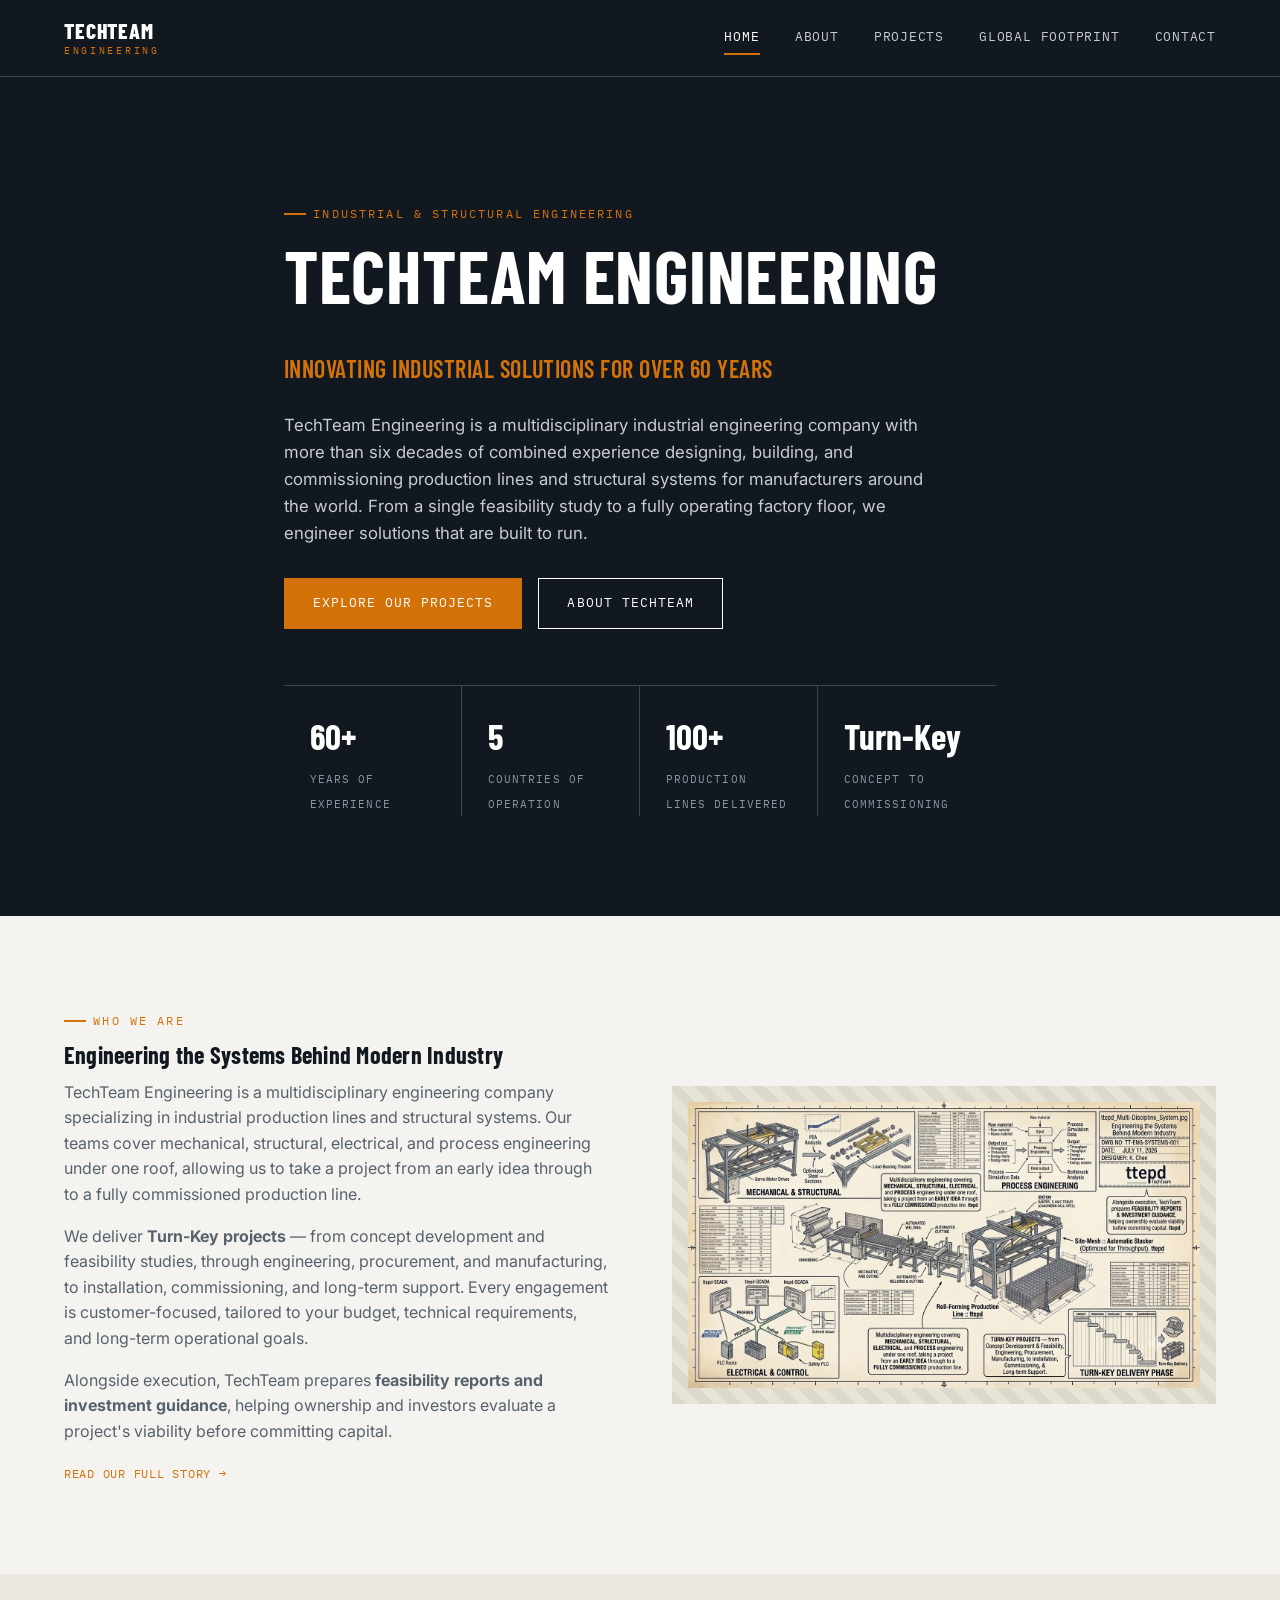
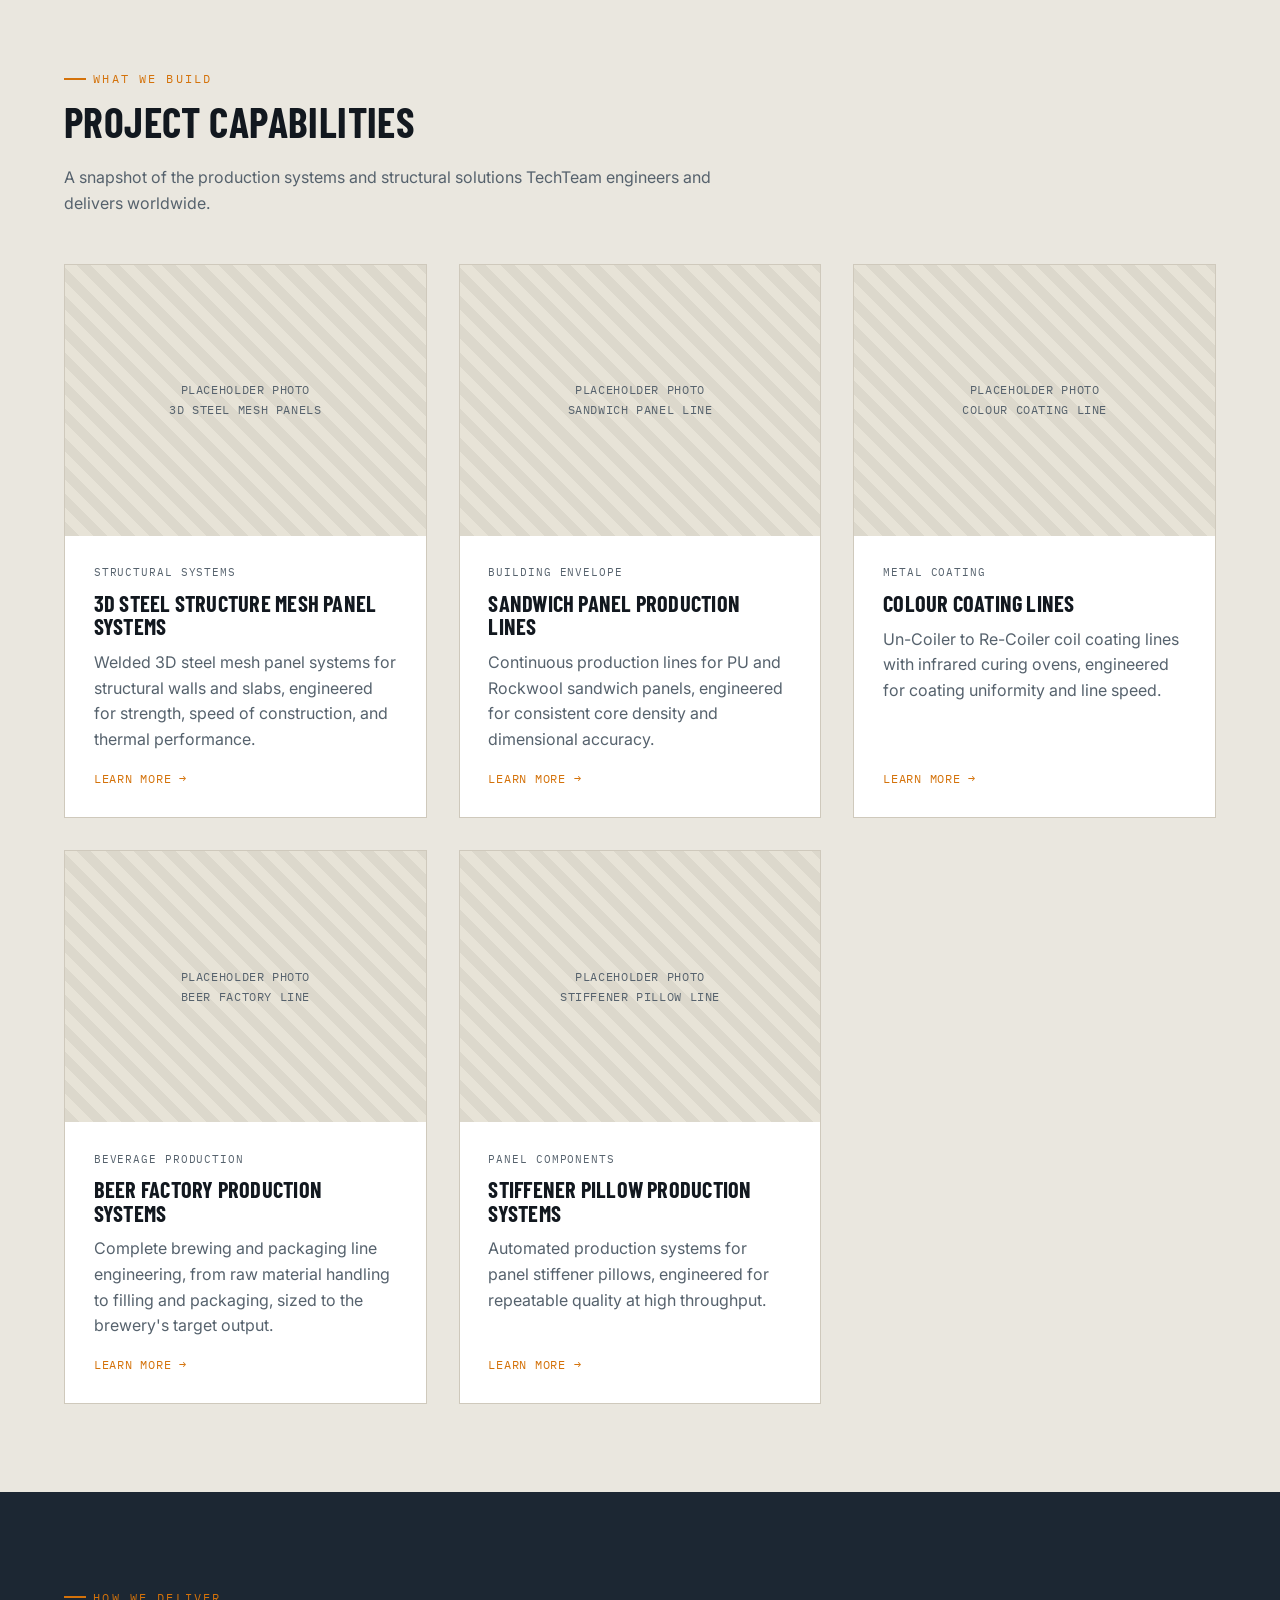
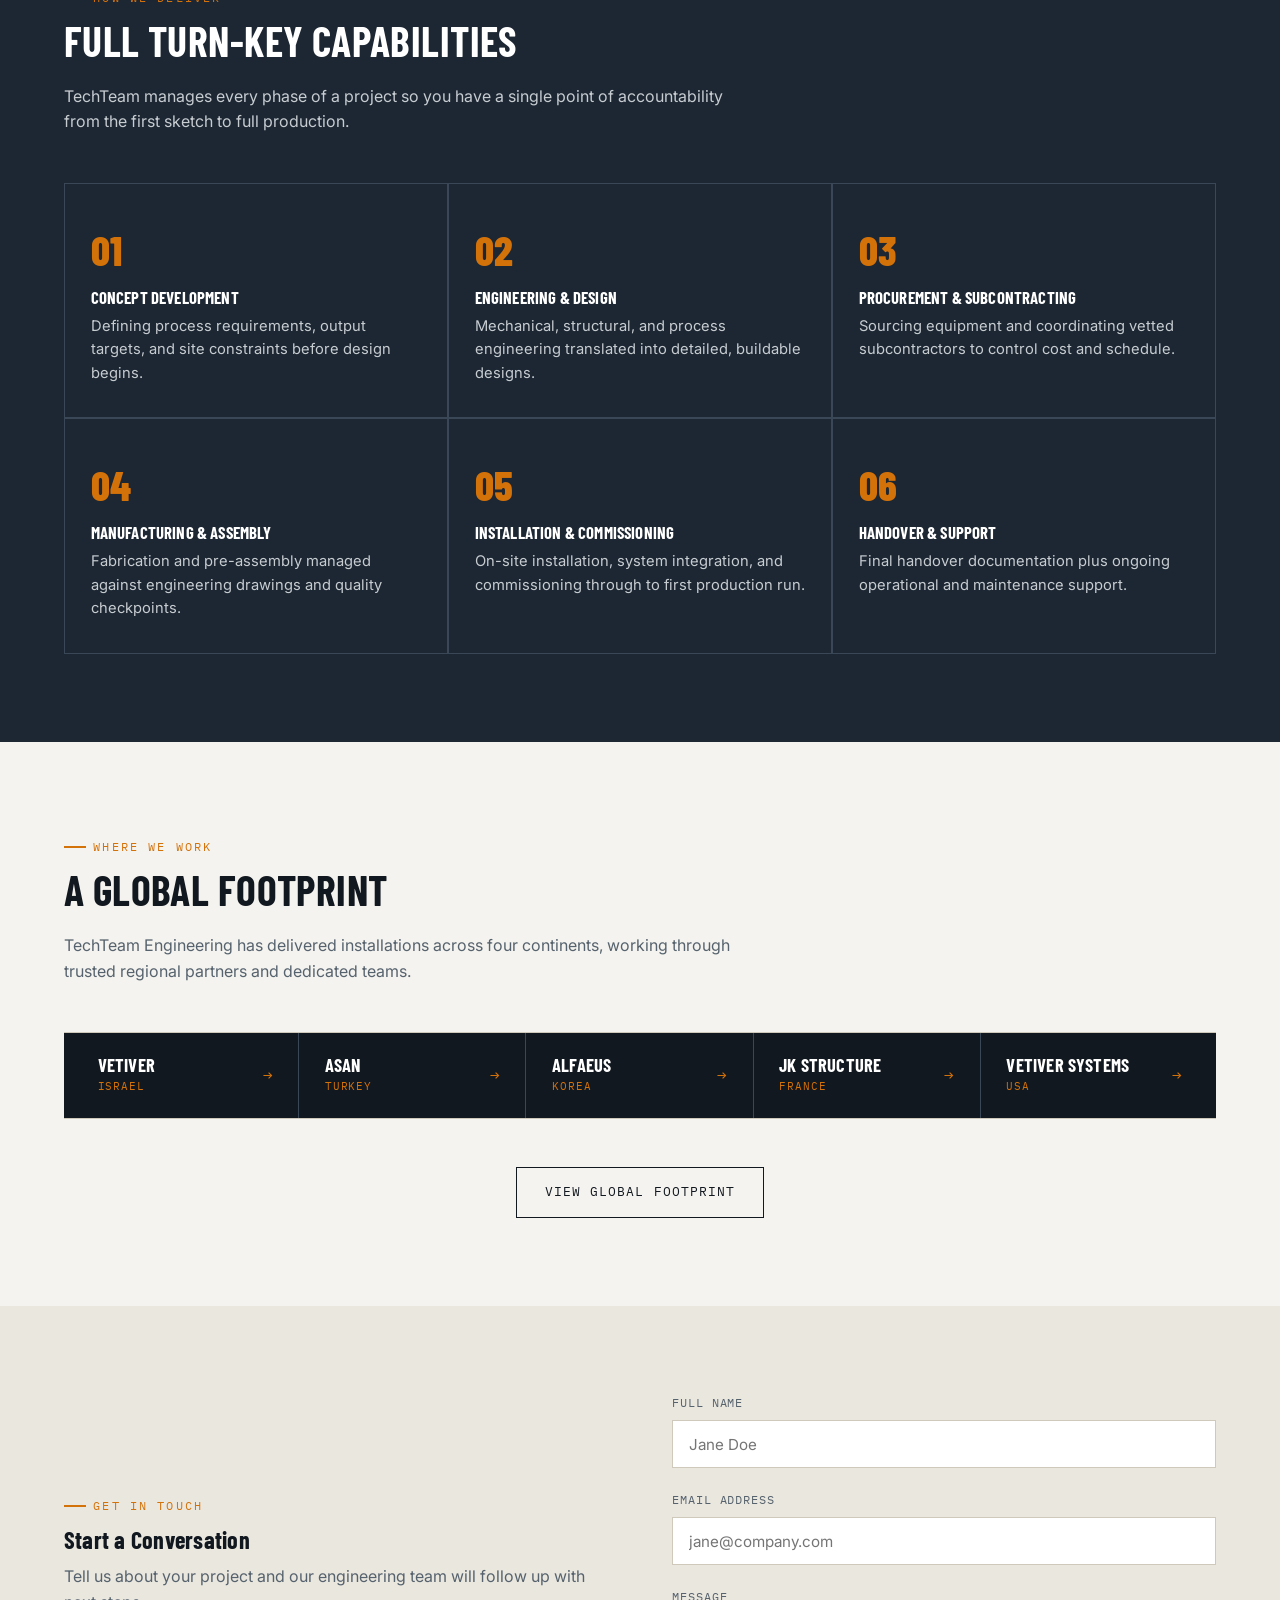
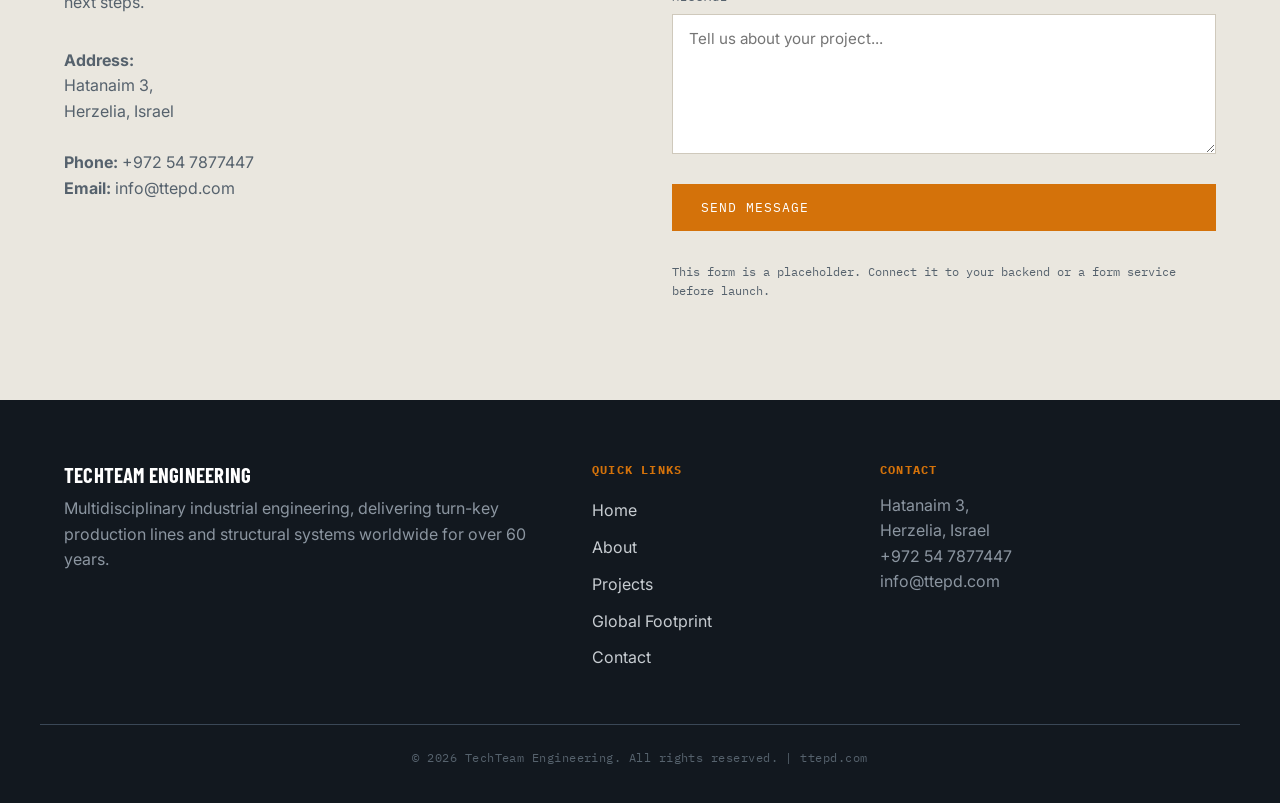
<file: index.html>
<!DOCTYPE html>
<html lang="en">
<head>
<meta charset="UTF-8">
<meta name="viewport" content="width=device-width, initial-scale=1.0">
<title>TechTeam Engineering | Industrial Production Systems &amp; Turn-Key Solutions</title>
<meta name="description" content="TechTeam Engineering delivers turn-key industrial production lines and structural systems, from concept to commissioning, for over 60 years.">
<link rel="stylesheet" href="css/style.css">
</head>
<body>

<!-- ============================= HEADER / NAV ============================= -->
<header class="site-header">
  <div class="container header-inner">
    <a href="index.html" class="logo">TECHTEAM<span>ENGINEERING</span></a>
    <nav class="site-nav" id="siteNav">
      <a href="index.html">Home</a>
      <a href="about.html">About</a>
      <a href="projects.html">Projects</a>
      <a href="global-footprint.html">Global Footprint</a>
      <a href="contact.html">Contact</a>
    </nav>
    <button class="nav-toggle" id="navToggle" aria-label="Toggle navigation" aria-expanded="false">
      <span></span><span></span><span></span>
    </button>
  </div>
</header>

<main>

  <!-- ============================= 1. HERO SECTION ============================= -->
  <section class="hero">
    <div class="container hero-inner">
      <span class="eyebrow">Industrial &amp; Structural Engineering</span>
      <h1>TechTeam Engineering</h1>
      <p class="subtitle">Innovating Industrial Solutions for Over 60 Years</p>
      <!-- Placeholder: replace with the client's refined company introduction copy -->
      <p class="lead">
        TechTeam Engineering is a multidisciplinary industrial engineering company with more than six decades
        of combined experience designing, building, and commissioning production lines and structural systems
        for manufacturers around the world. From a single feasibility study to a fully operating factory floor,
        we engineer solutions that are built to run.
      </p>
      <div class="hero-actions">
        <a href="projects.html" class="btn btn-primary">Explore Our Projects</a>
        <a href="about.html" class="btn btn-outline">About TechTeam</a>
      </div>

      <!-- Nameplate stat strip — placeholder figures, update with verified company data -->
      <div class="nameplate">
        <div class="nameplate-item">
          <span class="num">60+</span>
          <span class="label">Years of Experience</span>
        </div>
        <div class="nameplate-item">
          <span class="num">5</span>
          <span class="label">Countries of Operation</span>
        </div>
        <div class="nameplate-item">
          <span class="num">100+</span>
          <span class="label">Production Lines Delivered</span>
        </div>
        <div class="nameplate-item">
          <span class="num">Turn-Key</span>
          <span class="label">Concept to Commissioning</span>
        </div>
      </div>
    </div>
  </section>

  <!-- ============================= 2. ABOUT / INTRO SECTION ============================= -->
  <section id="about">
    <div class="container split">
      <div>
        <span class="eyebrow">Who We Are</span>
        <h2>Engineering the Systems Behind Modern Industry</h2>
        <!-- Placeholder: expand with the company's full "About" narrative -->
        <p>
          TechTeam Engineering is a multidisciplinary engineering company specializing in industrial production
          lines and structural systems. Our teams cover mechanical, structural, electrical, and process
          engineering under one roof, allowing us to take a project from an early idea through to a fully
          commissioned production line.
        </p>
        <p>
          We deliver <strong>Turn-Key projects</strong> — from concept development and feasibility studies,
          through engineering, procurement, and manufacturing, to installation, commissioning, and long-term
          support. Every engagement is customer-focused, tailored to your budget, technical requirements, and
          long-term operational goals.
        </p>
        <p>
          Alongside execution, TechTeam prepares <strong>feasibility reports and investment guidance</strong>,
          helping ownership and investors evaluate a project's viability before committing capital.
        </p>
        <a href="about.html" class="card-link">Read Our Full Story →</a>
      </div>
      <div>
        <!-- Placeholder: replace with a photo of a TechTeam facility, project, or team -->
        <div class="placeholder-img wide blueprint-frame">
          <img src="images/turn_key_Hero.png" alt="TechTeam Engineering facility or project" class="wide">
        </div>
      </div>
    </div>
  </section>

  <!-- ============================= 3. PROJECTS OVERVIEW SECTION ============================= -->
  <section class="section-alt" id="projects-overview">
    <div class="container">
      <div class="section-head">
        <span class="eyebrow">What We Build</span>
        <h2>Project Capabilities</h2>
        <p>A snapshot of the production systems and structural solutions TechTeam engineers and delivers worldwide.</p>
      </div>

      <div class="card-grid">

        <!-- Project card 1 -->
        <div class="card card-first">
          <div class="placeholder-img blueprint-frame">
            <span>Placeholder Photo<br>3D Steel Mesh Panels</span>
          </div>
          <div class="card-body">
            <span class="card-tag">Structural Systems</span>
            <h3>3D Steel Structure Mesh Panel Systems</h3>
            <!-- Placeholder: add detailed description of 3D mesh panel systems -->
            <p>Welded 3D steel mesh panel systems for structural walls and slabs, engineered for strength,
            speed of construction, and thermal performance.</p>
            <a class="card-link" href="projects.html#3d-mesh">Learn More →</a>
          </div>
        </div>

        <!-- Project card 2 -->
        <div class="card">
          <div class="placeholder-img blueprint-frame">
            <span>Placeholder Photo<br>Sandwich Panel Line</span>
          </div>
          <div class="card-body">
            <span class="card-tag">Building Envelope</span>
            <h3>Sandwich Panel Production Lines</h3>
            <!-- Placeholder: add detailed description of PU / Rockwool panel lines -->
            <p>Continuous production lines for PU and Rockwool sandwich panels, engineered for consistent
            core density and dimensional accuracy.</p>
            <a class="card-link" href="projects.html#sandwich-panel">Learn More →</a>
          </div>
        </div>

        <!-- Project card 3 -->
        <div class="card">
          <div class="placeholder-img blueprint-frame">
            <span>Placeholder Photo<br>Colour Coating Line</span>
          </div>
          <div class="card-body">
            <span class="card-tag">Metal Coating</span>
            <h3>Colour Coating Lines</h3>
            <!-- Placeholder: add detailed description of un-coiler to re-coiler process -->
            <p>Un-Coiler to Re-Coiler coil coating lines with infrared curing ovens, engineered for coating
            uniformity and line speed.</p>
            <a class="card-link" href="projects.html#colour-coating">Learn More →</a>
          </div>
        </div>

        <!-- Project card 4 -->
        <div class="card">
          <div class="placeholder-img blueprint-frame">
            <span>Placeholder Photo<br>Beer Factory Line</span>
          </div>
          <div class="card-body">
            <span class="card-tag">Beverage Production</span>
            <h3>Beer Factory Production Systems</h3>
            <!-- Placeholder: add detailed description of beer factory systems -->
            <p>Complete brewing and packaging line engineering, from raw material handling to filling and
            packaging, sized to the brewery's target output.</p>
            <a class="card-link" href="projects.html#beer-factory">Learn More →</a>
          </div>
        </div>

        <!-- Project card 5 -->
        <div class="card">
          <div class="placeholder-img blueprint-frame">
            <span>Placeholder Photo<br>Stiffener Pillow Line</span>
          </div>
          <div class="card-body">
            <span class="card-tag">Panel Components</span>
            <h3>Stiffener Pillow Production Systems</h3>
            <!-- Placeholder: add detailed description of stiffener pillow systems -->
            <p>Automated production systems for panel stiffener pillows, engineered for repeatable quality
            at high throughput.</p>
            <a class="card-link" href="projects.html#stiffener-pillow">Learn More →</a>
          </div>
        </div>

      </div>
    </div>
  </section>

  <!-- ============================= 4. TURN-KEY SOLUTIONS SECTION ============================= -->
  <section class="section-dark" id="turn-key">
    <div class="container">
      <div class="section-head">
        <span class="eyebrow">How We Deliver</span>
        <h2>Full Turn-Key Capabilities</h2>
        <p>TechTeam manages every phase of a project so you have a single point of accountability from the
        first sketch to full production.</p>
      </div>

      <div class="process-list">
        <div class="process-step">
          <span class="step-num">01</span>
          <h4>Concept Development</h4>
          <!-- Placeholder: expand on concept development process -->
          <p>Defining process requirements, output targets, and site constraints before design begins.</p>
        </div>
        <div class="process-step">
          <span class="step-num">02</span>
          <h4>Engineering &amp; Design</h4>
          <!-- Placeholder: expand on engineering & design process -->
          <p>Mechanical, structural, and process engineering translated into detailed, buildable designs.</p>
        </div>
        <div class="process-step">
          <span class="step-num">03</span>
          <h4>Procurement &amp; Subcontracting</h4>
          <!-- Placeholder: expand on procurement/subcontractor coordination -->
          <p>Sourcing equipment and coordinating vetted subcontractors to control cost and schedule.</p>
        </div>
        <div class="process-step">
          <span class="step-num">04</span>
          <h4>Manufacturing &amp; Assembly</h4>
          <!-- Placeholder: expand on manufacturing/assembly process -->
          <p>Fabrication and pre-assembly managed against engineering drawings and quality checkpoints.</p>
        </div>
        <div class="process-step">
          <span class="step-num">05</span>
          <h4>Installation &amp; Commissioning</h4>
          <!-- Placeholder: expand on installation/commissioning process -->
          <p>On-site installation, system integration, and commissioning through to first production run.</p>
        </div>
        <div class="process-step">
          <span class="step-num">06</span>
          <h4>Handover &amp; Support</h4>
          <!-- Placeholder: expand on handover/operational support -->
          <p>Final handover documentation plus ongoing operational and maintenance support.</p>
        </div>
      </div>
    </div>
  </section>

  <!-- ============================= 5. GLOBAL FOOTPRINT TEASER SECTION ============================= -->
  <section id="global-footprint-teaser">
    <div class="container">
      <div class="section-head">
        <span class="eyebrow">Where We Work</span>
        <h2>A Global Footprint</h2>
        <p>TechTeam Engineering has delivered installations across four continents, working through trusted
        regional partners and dedicated teams.</p>
      </div>
    </div>

    <div class="container">
      <div class="footprint-teaser-list" style="border-color:var(--color-line); background:var(--color-ink); padding:0 8px;">
        <a class="footprint-teaser-item" href="locations/vetiver-israel.html">
          <div>
            <h4>Vetiver</h4>
            <span class="country">Israel</span>
          </div>
          <span class="arrow">→</span>
        </a>
        <a class="footprint-teaser-item" href="locations/asan-turkey.html">
          <div>
            <h4>Asan</h4>
            <span class="country">Turkey</span>
          </div>
          <span class="arrow">→</span>
        </a>
        <a class="footprint-teaser-item" href="locations/alfaeus-korea.html">
          <div>
            <h4>Alfaeus</h4>
            <span class="country">Korea</span>
          </div>
          <span class="arrow">→</span>
        </a>
        <a class="footprint-teaser-item" href="locations/jk-structure-france.html">
          <div>
            <h4>JK Structure</h4>
            <span class="country">France</span>
          </div>
          <span class="arrow">→</span>
        </a>
        <a class="footprint-teaser-item" href="locations/vetiver-usa.html">
          <div>
            <h4>Vetiver Systems</h4>
            <span class="country">USA</span>
          </div>
          <span class="arrow">→</span>
        </a>
      </div>
    </div>

    <div class="container text-center mt-lg">
      <a href="global-footprint.html" class="btn btn-outline-dark">View Global Footprint</a>
    </div>
  </section>

  <!-- ============================= 6. CONTACT SECTION ============================= -->
  <section class="section-alt" id="contact">
    <div class="container split">
      <div>
        <span class="eyebrow">Get In Touch</span>
        <h2>Start a Conversation</h2>
        <!-- Placeholder: replace with real contact details -->
        <p>Tell us about your project and our engineering team will follow up with next steps.</p>
        <p style="margin-top:2rem;">
          <strong>Address:</strong><br>
          <span data-contact-value="addressLine1"></span><br>
          <span data-contact-value="addressLine2"></span><br><br>
          <strong>Phone:</strong> <span data-contact-value="phone"></span><br>
          <strong>Email:</strong> <span data-contact-value="email"></span>
        </p>
      </div>
      <div>
        <form class="form-grid" data-demo-form>
          <div class="field">
            <label for="home-name">Full Name</label>
            <input type="text" id="home-name" name="name" placeholder="Jane Doe" required>
          </div>
          <div class="field">
            <label for="home-email">Email Address</label>
            <input type="email" id="home-email" name="email" placeholder="jane@company.com" required>
          </div>
          <div class="field">
            <label for="home-message">Message</label>
            <textarea id="home-message" name="message" placeholder="Tell us about your project..." required></textarea>
          </div>
          <button type="submit" class="btn btn-primary">Send Message</button>
          <p class="form-note">This form is a placeholder. Connect it to your backend or a form service before launch.</p>
          <div class="form-success">Thank you — your message has been received. (Demo confirmation — no data was sent.)</div>
        </form>
      </div>
    </div>
  </section>

</main>

<!-- ============================= FOOTER ============================= -->
<footer class="site-footer">
  <div class="container footer-inner">
    <div class="footer-col">
      <h3>TechTeam Engineering</h3>
      <!-- Placeholder: company blurb for footer -->
      <p>Multidisciplinary industrial engineering, delivering turn-key production lines and structural
      systems worldwide for over 60 years.</p>
    </div>
    <div class="footer-col">
      <h4>Quick Links</h4>
      <a href="index.html">Home</a>
      <a href="about.html">About</a>
      <a href="projects.html">Projects</a>
      <a href="global-footprint.html">Global Footprint</a>
      <a href="contact.html">Contact</a>
    </div>
    <div class="footer-col">
      <h4>Contact</h4>
      <!-- Placeholder: replace with real contact info -->
      <p>
      <span data-contact-value="addressLine1"></span><br>
      <span data-contact-value="addressLine2"></span><br>
      <span data-contact-value="phone"></span><br>
      <span data-contact-value="email"></span>
      </p>
    </div>
  </div>
  <div class="footer-bottom">
    <p>&copy; 2026 TechTeam Engineering. All rights reserved. | ttepd.com</p>
  </div>
</footer>

<script src="js/script.js"></script>
</body>
</html>
</file>
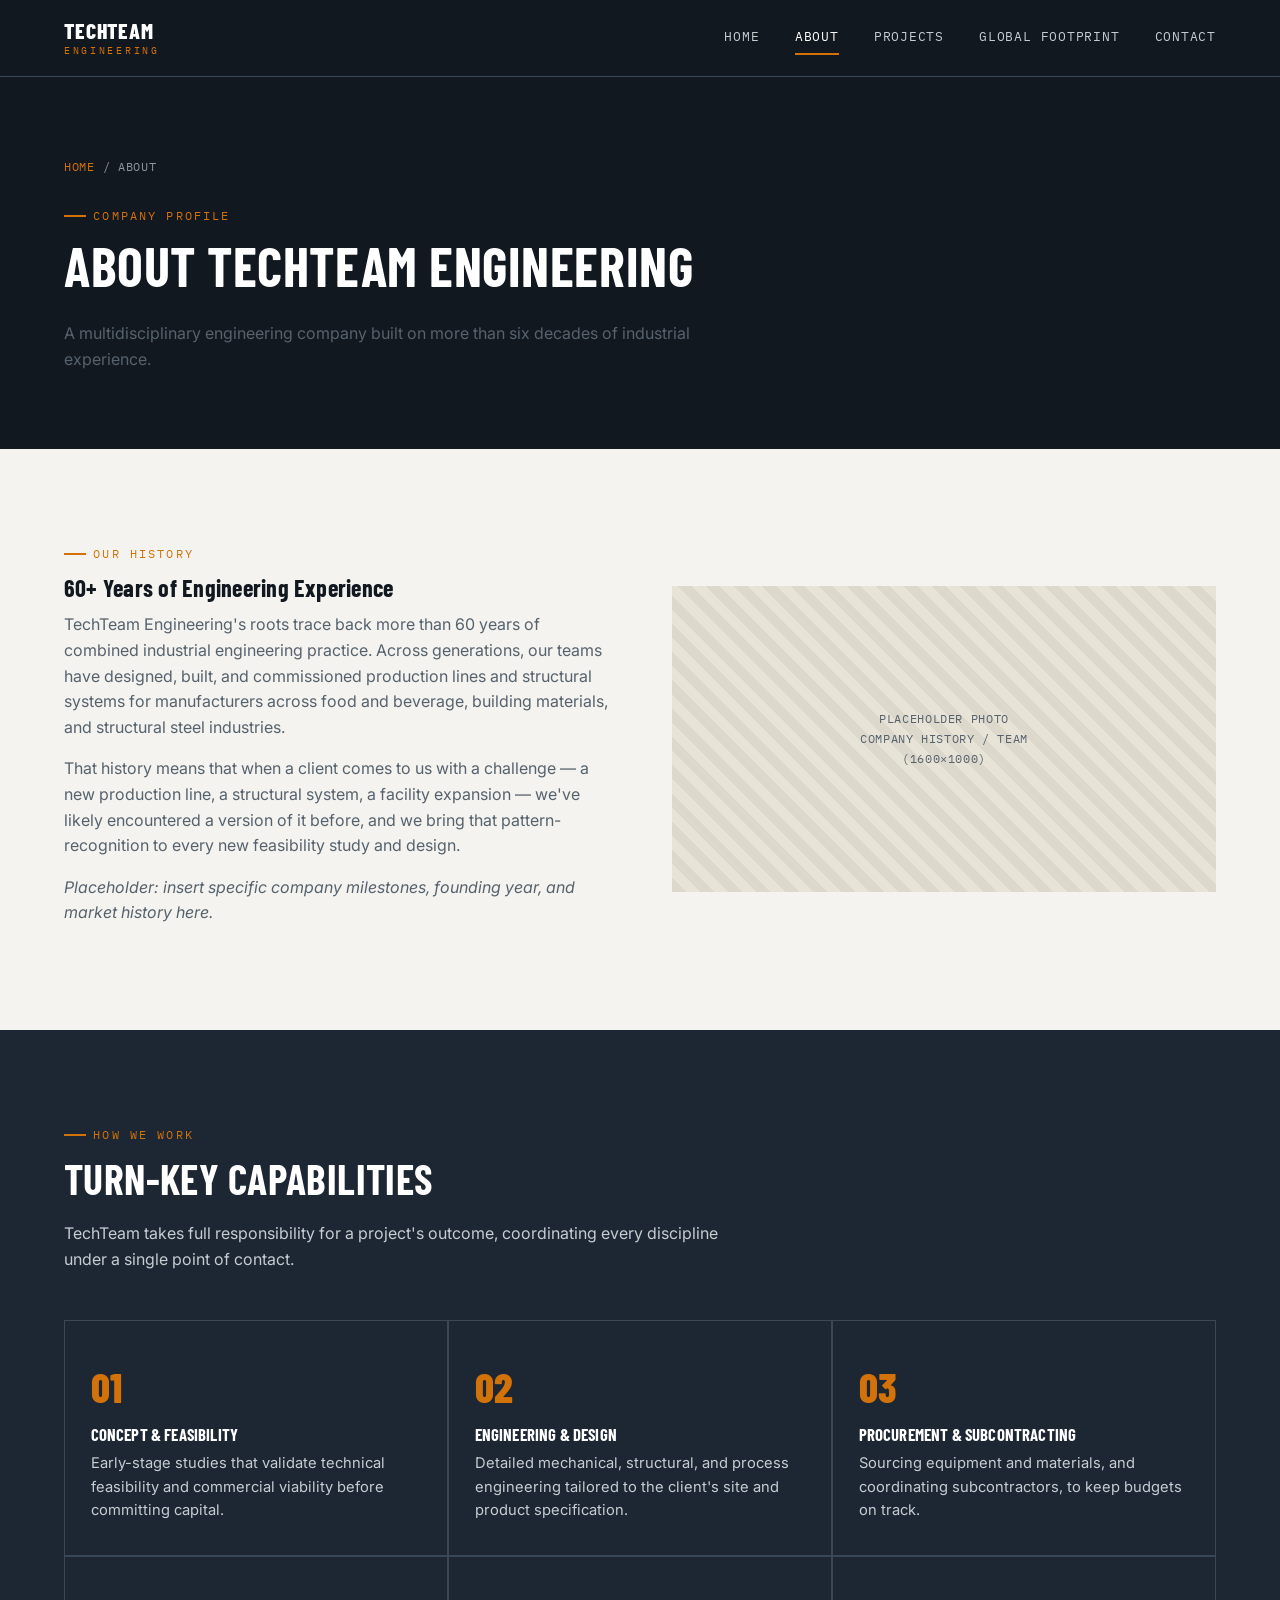
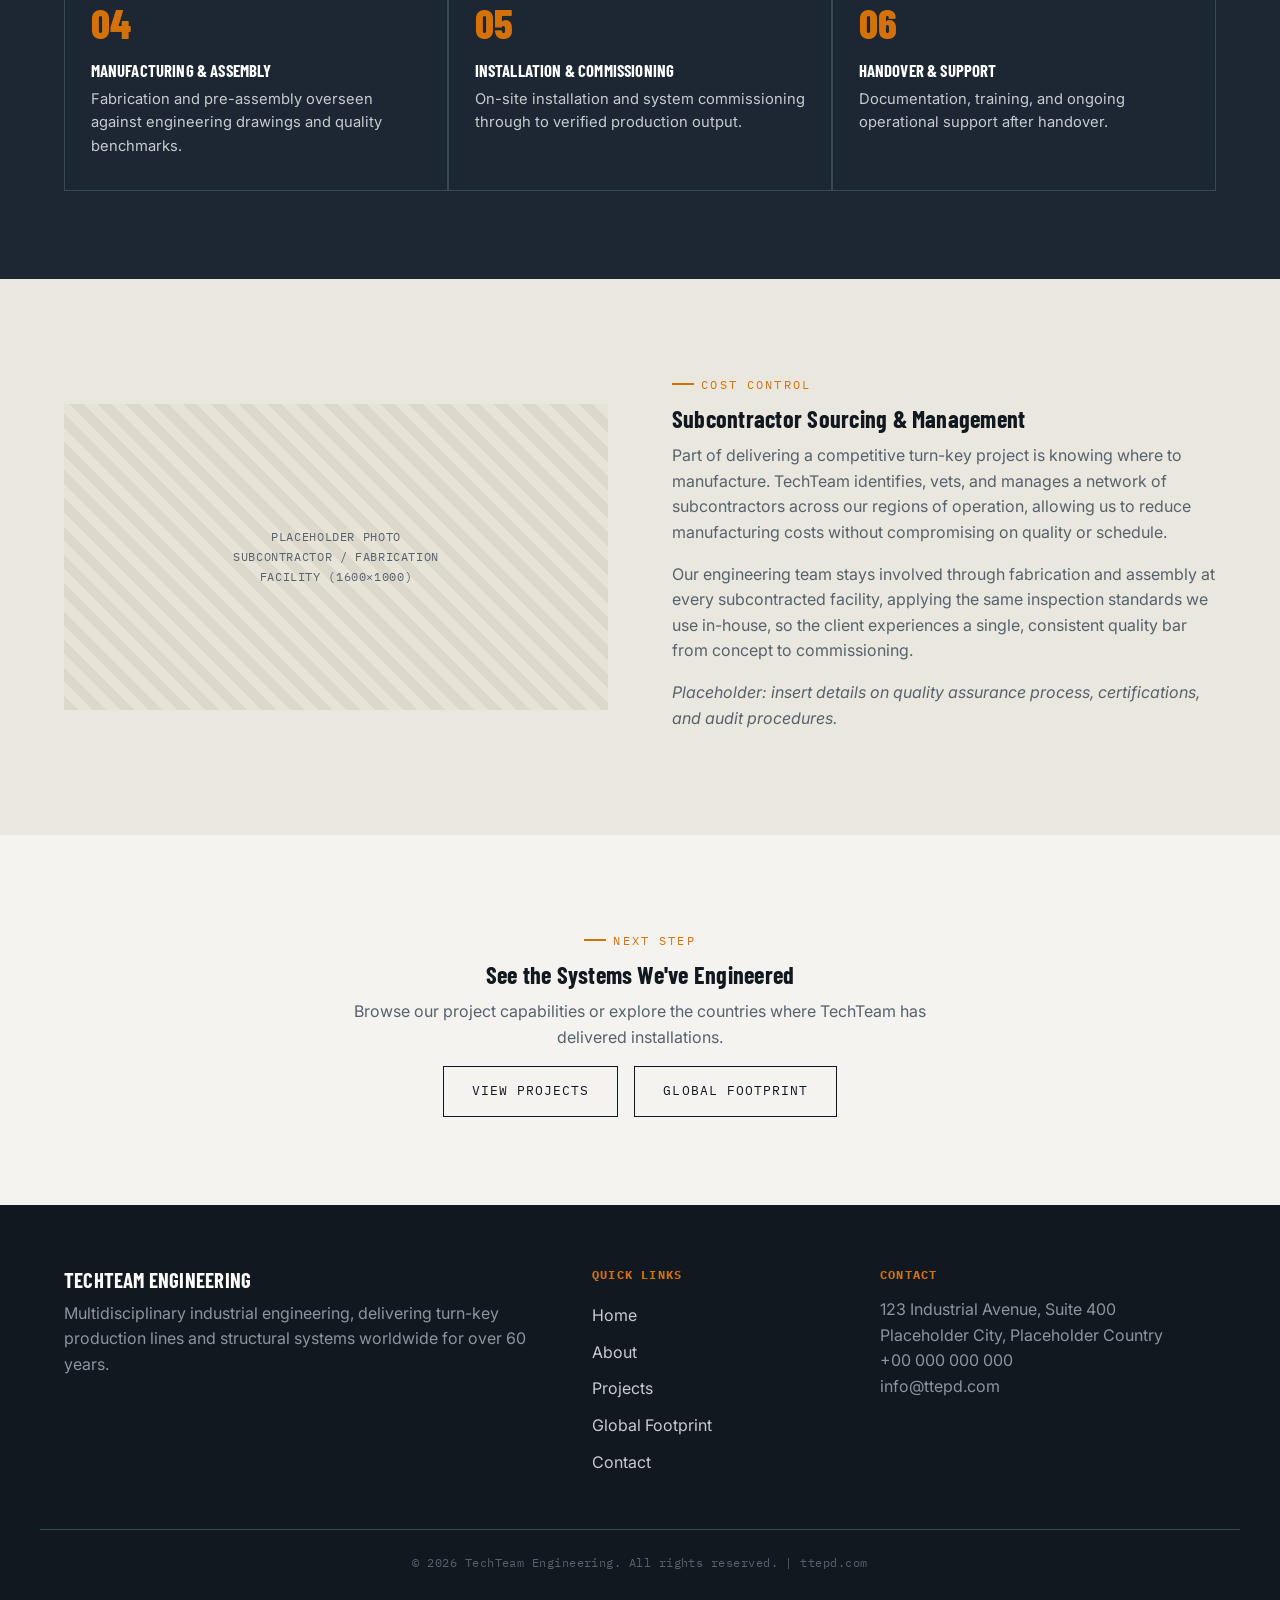
<file: about.html>
<!DOCTYPE html>
<html lang="en">
<head>
<meta charset="UTF-8">
<meta name="viewport" content="width=device-width, initial-scale=1.0">
<title>About | TechTeam Engineering</title>
<meta name="description" content="Over 60 years of industrial engineering experience. Learn about TechTeam Engineering's turn-key capabilities and subcontractor management.">
<link rel="stylesheet" href="css/style.css">
</head>
<body>

<!-- ============================= HEADER / NAV ============================= -->
<header class="site-header">
  <div class="container header-inner">
    <a href="index.html" class="logo">TECHTEAM<span>ENGINEERING</span></a>
    <nav class="site-nav" id="siteNav">
      <a href="index.html">Home</a>
      <a href="about.html">About</a>
      <a href="projects.html">Projects</a>
      <a href="global-footprint.html">Global Footprint</a>
      <a href="contact.html">Contact</a>
    </nav>
    <button class="nav-toggle" id="navToggle" aria-label="Toggle navigation" aria-expanded="false">
      <span></span><span></span><span></span>
    </button>
  </div>
</header>

<main>

  <!-- ============================= PAGE HERO ============================= -->
  <section class="page-hero">
    <div class="container">
      <div class="breadcrumb"><a href="index.html">Home</a> / About</div>
      <span class="eyebrow">Company Profile</span>
      <h1>About TechTeam Engineering</h1>
      <p class="lead" style="max-width:640px;">
        A multidisciplinary engineering company built on more than six decades of industrial experience.
      </p>
    </div>
  </section>

  <!-- ============================= 60+ YEARS SECTION ============================= -->
  <section>
    <div class="container split">
      <div>
        <span class="eyebrow">Our History</span>
        <h2>60+ Years of Engineering Experience</h2>
        <!-- Placeholder: replace with the company's real founding story and history -->
        <p>
          TechTeam Engineering's roots trace back more than 60 years of combined industrial engineering
          practice. Across generations, our teams have designed, built, and commissioned production lines
          and structural systems for manufacturers across food and beverage, building materials, and
          structural steel industries.
        </p>
        <p>
          That history means that when a client comes to us with a challenge — a new production line, a
          structural system, a facility expansion — we've likely encountered a version of it before, and
          we bring that pattern-recognition to every new feasibility study and design.
        </p>
        <p>
          <!-- Placeholder: add specific milestones, founding year, key markets, notable early projects -->
          <em>Placeholder: insert specific company milestones, founding year, and market history here.</em>
        </p>
      </div>
      <div>
        <!-- Placeholder: replace with a historical or team photo -->
        <div class="placeholder-img wide blueprint-frame">
          <span>Placeholder Photo<br>Company History / Team (1600×1000)</span>
        </div>
      </div>
    </div>
  </section>

  <!-- ============================= TURN-KEY CAPABILITIES ============================= -->
  <section class="section-dark">
    <div class="container">
      <div class="section-head">
        <span class="eyebrow">How We Work</span>
        <h2>Turn-Key Capabilities</h2>
        <p>TechTeam takes full responsibility for a project's outcome, coordinating every discipline under
        a single point of contact.</p>
      </div>

      <div class="process-list">
        <div class="process-step">
          <span class="step-num">01</span>
          <h4>Concept &amp; Feasibility</h4>
          <!-- Placeholder: expand on concept & feasibility studies -->
          <p>Early-stage studies that validate technical feasibility and commercial viability before
          committing capital.</p>
        </div>
        <div class="process-step">
          <span class="step-num">02</span>
          <h4>Engineering &amp; Design</h4>
          <!-- Placeholder: expand -->
          <p>Detailed mechanical, structural, and process engineering tailored to the client's site and
          product specification.</p>
        </div>
        <div class="process-step">
          <span class="step-num">03</span>
          <h4>Procurement &amp; Subcontracting</h4>
          <!-- Placeholder: expand -->
          <p>Sourcing equipment and materials, and coordinating subcontractors, to keep budgets on track.</p>
        </div>
        <div class="process-step">
          <span class="step-num">04</span>
          <h4>Manufacturing &amp; Assembly</h4>
          <!-- Placeholder: expand -->
          <p>Fabrication and pre-assembly overseen against engineering drawings and quality benchmarks.</p>
        </div>
        <div class="process-step">
          <span class="step-num">05</span>
          <h4>Installation &amp; Commissioning</h4>
          <!-- Placeholder: expand -->
          <p>On-site installation and system commissioning through to verified production output.</p>
        </div>
        <div class="process-step">
          <span class="step-num">06</span>
          <h4>Handover &amp; Support</h4>
          <!-- Placeholder: expand -->
          <p>Documentation, training, and ongoing operational support after handover.</p>
        </div>
      </div>
    </div>
  </section>

  <!-- ============================= SUBCONTRACTOR MANAGEMENT ============================= -->
  <section class="section-alt">
    <div class="container split">
      <div>
        <!-- Placeholder: replace with photo of fabrication/subcontractor facility -->
        <div class="placeholder-img wide blueprint-frame">
          <span>Placeholder Photo<br>Subcontractor / Fabrication Facility (1600×1000)</span>
        </div>
      </div>
      <div>
        <span class="eyebrow">Cost Control</span>
        <h2>Subcontractor Sourcing &amp; Management</h2>
        <!-- Placeholder: expand with real subcontractor network details, regions covered -->
        <p>
          Part of delivering a competitive turn-key project is knowing where to manufacture. TechTeam
          identifies, vets, and manages a network of subcontractors across our regions of operation,
          allowing us to reduce manufacturing costs without compromising on quality or schedule.
        </p>
        <p>
          Our engineering team stays involved through fabrication and assembly at every subcontracted
          facility, applying the same inspection standards we use in-house, so the client experiences a
          single, consistent quality bar from concept to commissioning.
        </p>
        <p>
          <!-- Placeholder: add specific quality assurance process details -->
          <em>Placeholder: insert details on quality assurance process, certifications, and audit procedures.</em>
        </p>
      </div>
    </div>
  </section>

  <!-- ============================= CTA STRIP ============================= -->
  <section>
    <div class="container text-center" style="max-width:640px;">
      <span class="eyebrow" style="justify-content:center;">Next Step</span>
      <h2>See the Systems We've Engineered</h2>
      <p>Browse our project capabilities or explore the countries where TechTeam has delivered installations.</p>
      <div class="center-actions">
        <a href="projects.html" class="btn btn-outline-dark">View Projects</a>
        <a href="global-footprint.html" class="btn btn-outline-dark">Global Footprint</a>
      </div>
    </div>
  </section>

</main>

<!-- ============================= FOOTER ============================= -->
<footer class="site-footer">
  <div class="container footer-inner">
    <div class="footer-col">
      <h3>TechTeam Engineering</h3>
      <!-- Placeholder: company blurb for footer -->
      <p>Multidisciplinary industrial engineering, delivering turn-key production lines and structural
      systems worldwide for over 60 years.</p>
    </div>
    <div class="footer-col">
      <h4>Quick Links</h4>
      <a href="index.html">Home</a>
      <a href="about.html">About</a>
      <a href="projects.html">Projects</a>
      <a href="global-footprint.html">Global Footprint</a>
      <a href="contact.html">Contact</a>
    </div>
    <div class="footer-col">
      <h4>Contact</h4>
      <!-- Placeholder: replace with real contact info -->
      <p>123 Industrial Avenue, Suite 400<br>
      Placeholder City, Placeholder Country<br>
      +00 000 000 000<br>
      info@ttepd.com</p>
    </div>
  </div>
  <div class="footer-bottom">
    <p>&copy; 2026 TechTeam Engineering. All rights reserved. | ttepd.com</p>
  </div>
</footer>

<script src="js/script.js"></script>
</body>
</html>
</file>
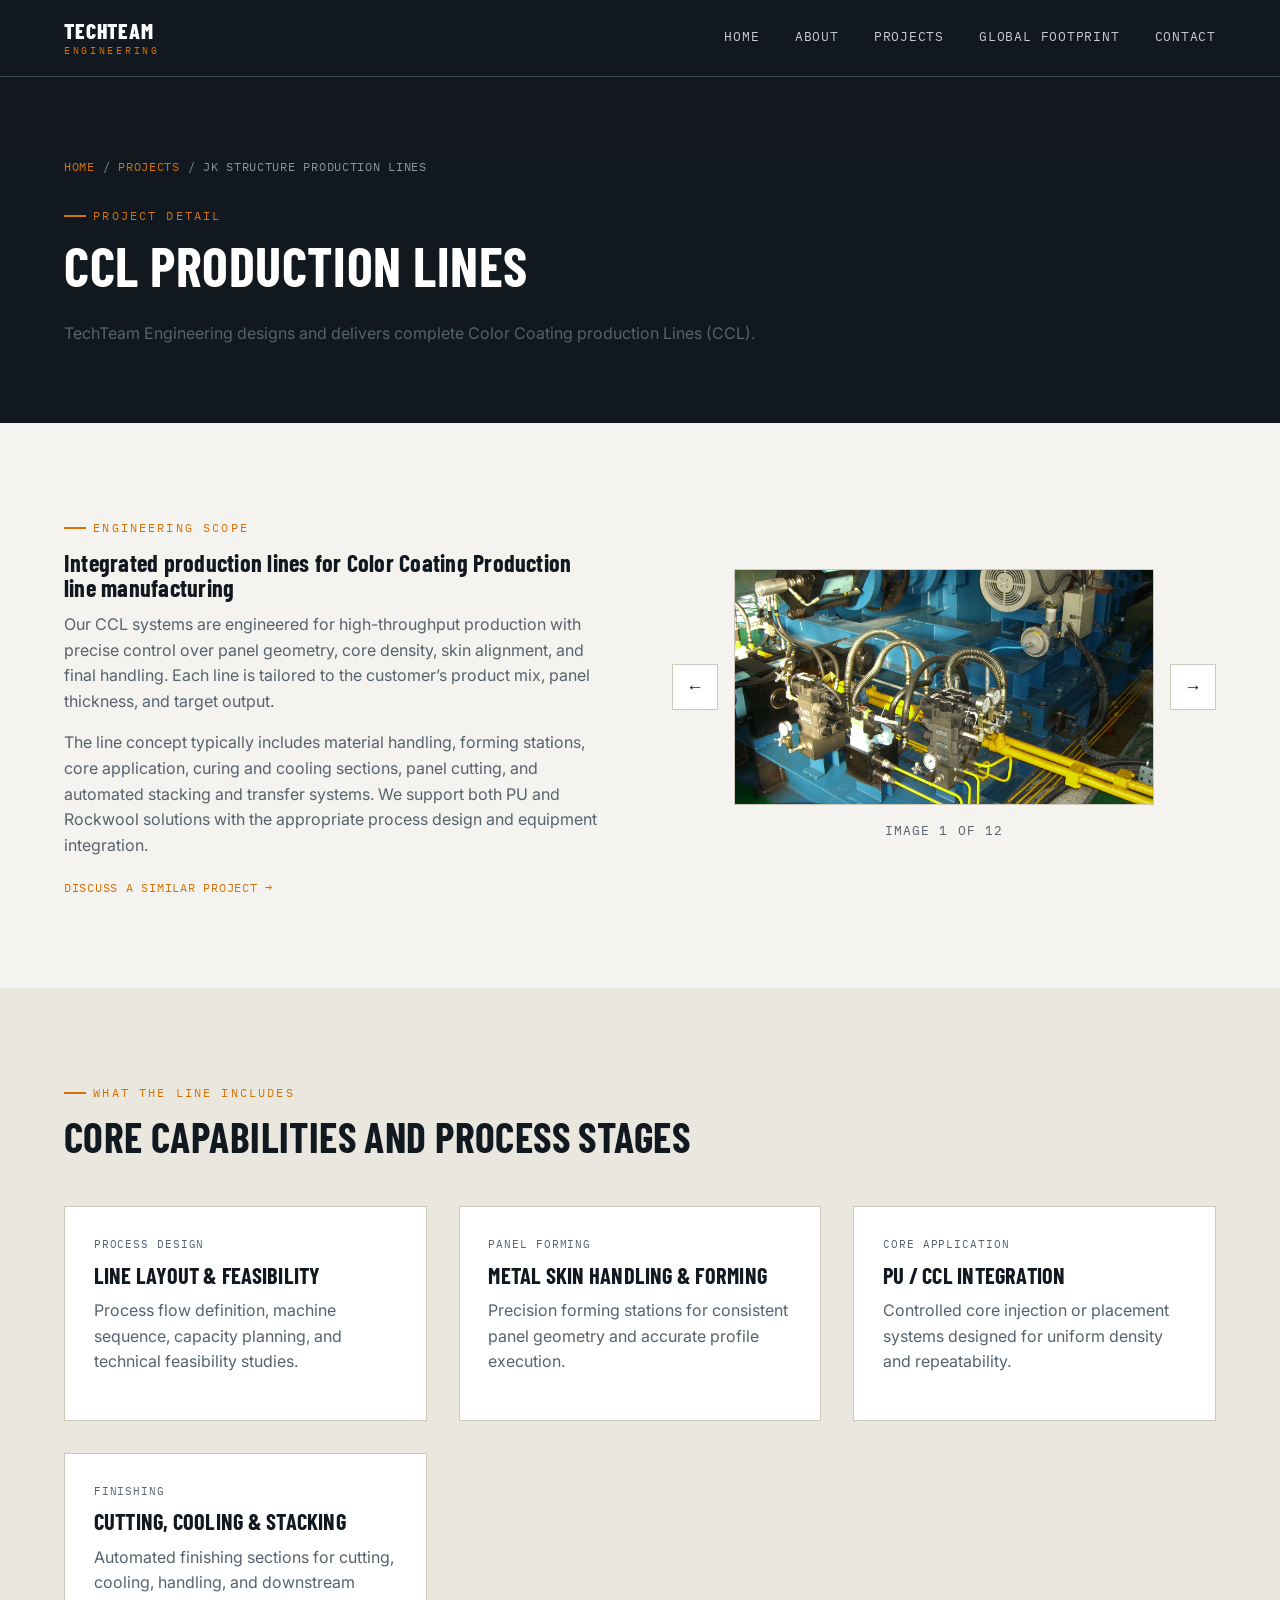
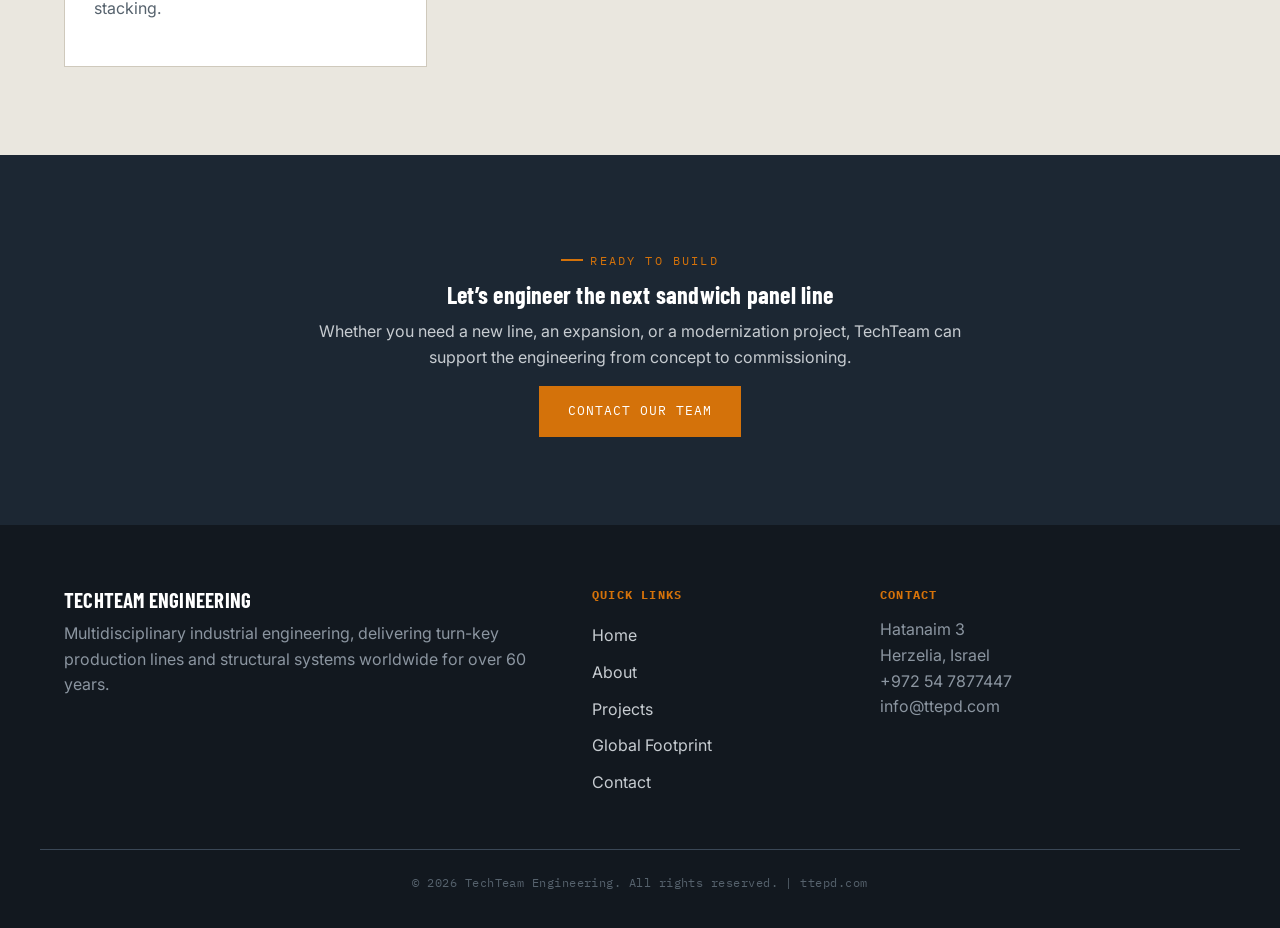
<file: ccl-korea-production-lines.html>
<!DOCTYPE html>
<html lang="en">
<head>
<meta charset="UTF-8">
<meta name="viewport" content="width=device-width, initial-scale=1.0">
<title>Color Coating Production Lines | TechTeam Engineering</title>
<meta name="description" content="Detail page for TechTeam Engineering's sandwich panel production line projects, covering engineering scope, line stages, and project imagery.">
<link rel="stylesheet" href="css/style.css">
</head>
<body>

<header class="site-header">
  <div class="container header-inner">
    <a href="index.html" class="logo">TECHTEAM<span>ENGINEERING</span></a>
    <nav class="site-nav" id="siteNav">
      <a href="index.html">Home</a>
      <a href="about.html">About</a>
      <a href="projects.html">Projects</a>
      <a href="global-footprint.html">Global Footprint</a>
      <a href="contact.html">Contact</a>
    </nav>
    <button class="nav-toggle" id="navToggle" aria-label="Toggle navigation" aria-expanded="false">
      <span></span><span></span><span></span>
    </button>
  </div>
</header>

<main>
  <section class="page-hero">
    <div class="container">
      <div class="breadcrumb"><a href="index.html">Home</a> / <a href="projects.html">Projects</a> / JK Structure Production Lines</div>
      <span class="eyebrow">Project Detail</span>
      <h1>CCL Production Lines</h1>
      <p class="lead" style="max-width:760px;">
        TechTeam Engineering designs and delivers complete Color Coating production Lines (CCL).
      </p>
    </div>
  </section>

  <section id="overview">
    <div class="container split">
      <div>
        <span class="eyebrow">Engineering Scope</span>
        <h2>Integrated production lines for Color Coating Production line manufacturing</h2>
        <p>
          Our CCL systems are engineered for high-throughput production with precise control over panel
          geometry, core density, skin alignment, and final handling. Each line is tailored to the customer’s
          product mix, panel thickness, and target output.
        </p>
        <p>
          The line concept typically includes material handling, forming stations, core application, curing and
          cooling sections, panel cutting, and automated stacking and transfer systems. We support both PU and
          Rockwool solutions with the appropriate process design and equipment integration.
        </p>
        <a href="contact.html" class="card-link">Discuss a Similar Project →</a>
      </div>
      <div>
        <div class="overview-media">
          <div class="slideshow-shell overview-slideshow-shell">
            <button class="slideshow-nav prev overview-nav" type="button" aria-label="Previous image">←</button>
            <div class="slideshow-frame overview-slideshow-frame">
              <img id="projectSlide" src="images/ccl_Hero.png" alt="CCL production line image" class="slideshow-image overview-slideshow-image">
            </div>
            <button class="slideshow-nav next overview-nav" type="button" aria-label="Next image">→</button>
          </div>
          <div class="slideshow-caption" id="slideCaption">Project overview and production flow</div>
        </div>
      </div>
    </div>
  </section>

  <section class="section-alt" id="capabilities">
    <div class="container">
      <div class="section-head">
        <span class="eyebrow">What the Line Includes</span>
        <h2>Core capabilities and process stages</h2>
      </div>
      <div class="card-grid">
        <div class="card">
          <div class="card-body">
            <span class="card-tag">Process Design</span>
            <h3>Line Layout &amp; Feasibility</h3>
            <p>Process flow definition, machine sequence, capacity planning, and technical feasibility studies.</p>
          </div>
        </div>
        <div class="card">
          <div class="card-body">
            <span class="card-tag">Panel Forming</span>
            <h3>Metal Skin Handling &amp; Forming</h3>
            <p>Precision forming stations for consistent panel geometry and accurate profile execution.</p>
          </div>
        </div>
        <div class="card">
          <div class="card-body">
            <span class="card-tag">Core Application</span>
            <h3>PU / CCL Integration</h3>
            <p>Controlled core injection or placement systems designed for uniform density and repeatability.</p>
          </div>
        </div>
        <div class="card">
          <div class="card-body">
            <span class="card-tag">Finishing</span>
            <h3>Cutting, Cooling &amp; Stacking</h3>
            <p>Automated finishing sections for cutting, cooling, handling, and downstream stacking.</p>
          </div>
        </div>
      </div>
    </div>
  </section>

  <section class="section-dark">
    <div class="container text-center" style="max-width:720px;">
      <span class="eyebrow" style="justify-content:center;">Ready to Build</span>
      <h2>Let’s engineer the next sandwich panel line</h2>
      <p>Whether you need a new line, an expansion, or a modernization project, TechTeam can support the engineering from concept to commissioning.</p>
      <div class="center-actions">
        <a href="contact.html" class="btn btn-primary">Contact Our Team</a>
      </div>
    </div>
  </section>
</main>

<footer class="site-footer">
  <div class="container footer-inner">
    <div class="footer-col">
      <h3>TechTeam Engineering</h3>
      <p>Multidisciplinary industrial engineering, delivering turn-key production lines and structural systems worldwide for over 60 years.</p>
    </div>
    <div class="footer-col">
      <h4>Quick Links</h4>
      <a href="index.html">Home</a>
      <a href="about.html">About</a>
      <a href="projects.html">Projects</a>
      <a href="global-footprint.html">Global Footprint</a>
      <a href="contact.html">Contact</a>
    </div>
    <div class="footer-col">
      <h4>Contact</h4>
      <p>Hatanaim 3<br>
      Herzelia, Israel<br>
      +972 54 7877447<br>
      info@ttepd.com</p>
    </div>
  </div>
  <div class="footer-bottom">
    <p>&copy; 2026 TechTeam Engineering. All rights reserved. | ttepd.com</p>
  </div>
</footer>

<script src="js/script.js"></script>
<script src="js/ccl-korea-images.js"></script>

<script>
  document.addEventListener('DOMContentLoaded', function () {
    var slideEl = document.getElementById('projectSlide');
    var captionEl = document.getElementById('slideCaption');
    var lightbox = document.getElementById('imageLightbox');
    var lightboxImg = document.getElementById('lightboxImage');
    var prevBtn = document.querySelector('.slideshow-nav.prev');
    var nextBtn = document.querySelector('.slideshow-nav.next');
    var lightboxPrevBtn = document.querySelector('.image-lightbox .lightbox-nav.prev');
    var lightboxNextBtn = document.querySelector('.image-lightbox .lightbox-nav.next');
    var closeBtn = document.querySelector('.lightbox-close');

    if (!slideEl || !captionEl || !window.cclKoreaProjectImages || !window.cclKoreaProjectImages.length) {
      return;
    }

    var currentIndex = 0;
    var slideInterval;

    function renderSlide(index) {
      currentIndex = (index + window.cclKoreaProjectImages.length) % window.cclKoreaProjectImages.length;
      slideEl.src = window.cclKoreaProjectImages[currentIndex];
      captionEl.textContent = 'Image ' + (currentIndex + 1) + ' of ' + window.cclKoreaProjectImages.length;

      if (lightboxImg) {
        lightboxImg.src = window.cclKoreaProjectImages[currentIndex];
        lightboxImg.alt = 'CCL production line image ' + (currentIndex + 1);
      }
    }

    function openLightbox() {
      if (!lightbox) return;
      renderSlide(currentIndex);
      lightbox.classList.add('open');
      lightbox.setAttribute('aria-hidden', 'false');
      document.body.style.overflow = 'hidden';
    }

    function closeLightbox() {
      if (!lightbox) return;
      lightbox.classList.remove('open');
      lightbox.setAttribute('aria-hidden', 'true');
      document.body.style.overflow = '';
    }

    function startAutoRotate() {
      clearInterval(slideInterval);
      slideInterval = setInterval(function () {
        renderSlide(currentIndex + 1);
      }, 5000);
    }

    prevBtn && prevBtn.addEventListener('click', function () {
      renderSlide(currentIndex - 1);
      startAutoRotate();
    });

    nextBtn && nextBtn.addEventListener('click', function () {
      renderSlide(currentIndex + 1);
      startAutoRotate();
    });

    slideEl.addEventListener('click', openLightbox);

    lightboxPrevBtn && lightboxPrevBtn.addEventListener('click', function () {
      renderSlide(currentIndex - 1);
    });

    lightboxNextBtn && lightboxNextBtn.addEventListener('click', function () {
      renderSlide(currentIndex + 1);
    });

    closeBtn && closeBtn.addEventListener('click', closeLightbox);

    lightbox && lightbox.addEventListener('click', function (event) {
      if (event.target === lightbox) {
        closeLightbox();
      }
    });

    document.addEventListener('keydown', function (event) {
      if (event.key === 'Escape' && lightbox && lightbox.classList.contains('open')) {
        closeLightbox();
      }
      if (event.key === 'ArrowLeft') {
        renderSlide(currentIndex - 1);
        startAutoRotate();
      }
      if (event.key === 'ArrowRight') {
        renderSlide(currentIndex + 1);
        startAutoRotate();
      }
    });

    renderSlide(0);
    startAutoRotate();
  });
</script>

<div class="image-lightbox" id="imageLightbox" aria-hidden="true">
  <button class="lightbox-close" type="button" aria-label="Close">×</button>
  <button class="lightbox-nav prev" type="button" aria-label="Previous image">←</button>
  <div class="lightbox-frame">
    <img id="lightboxImage" src="" alt="">
  </div>
  <button class="lightbox-nav next" type="button" aria-label="Next image">→</button>
</div>

</body>
</html>
</file>
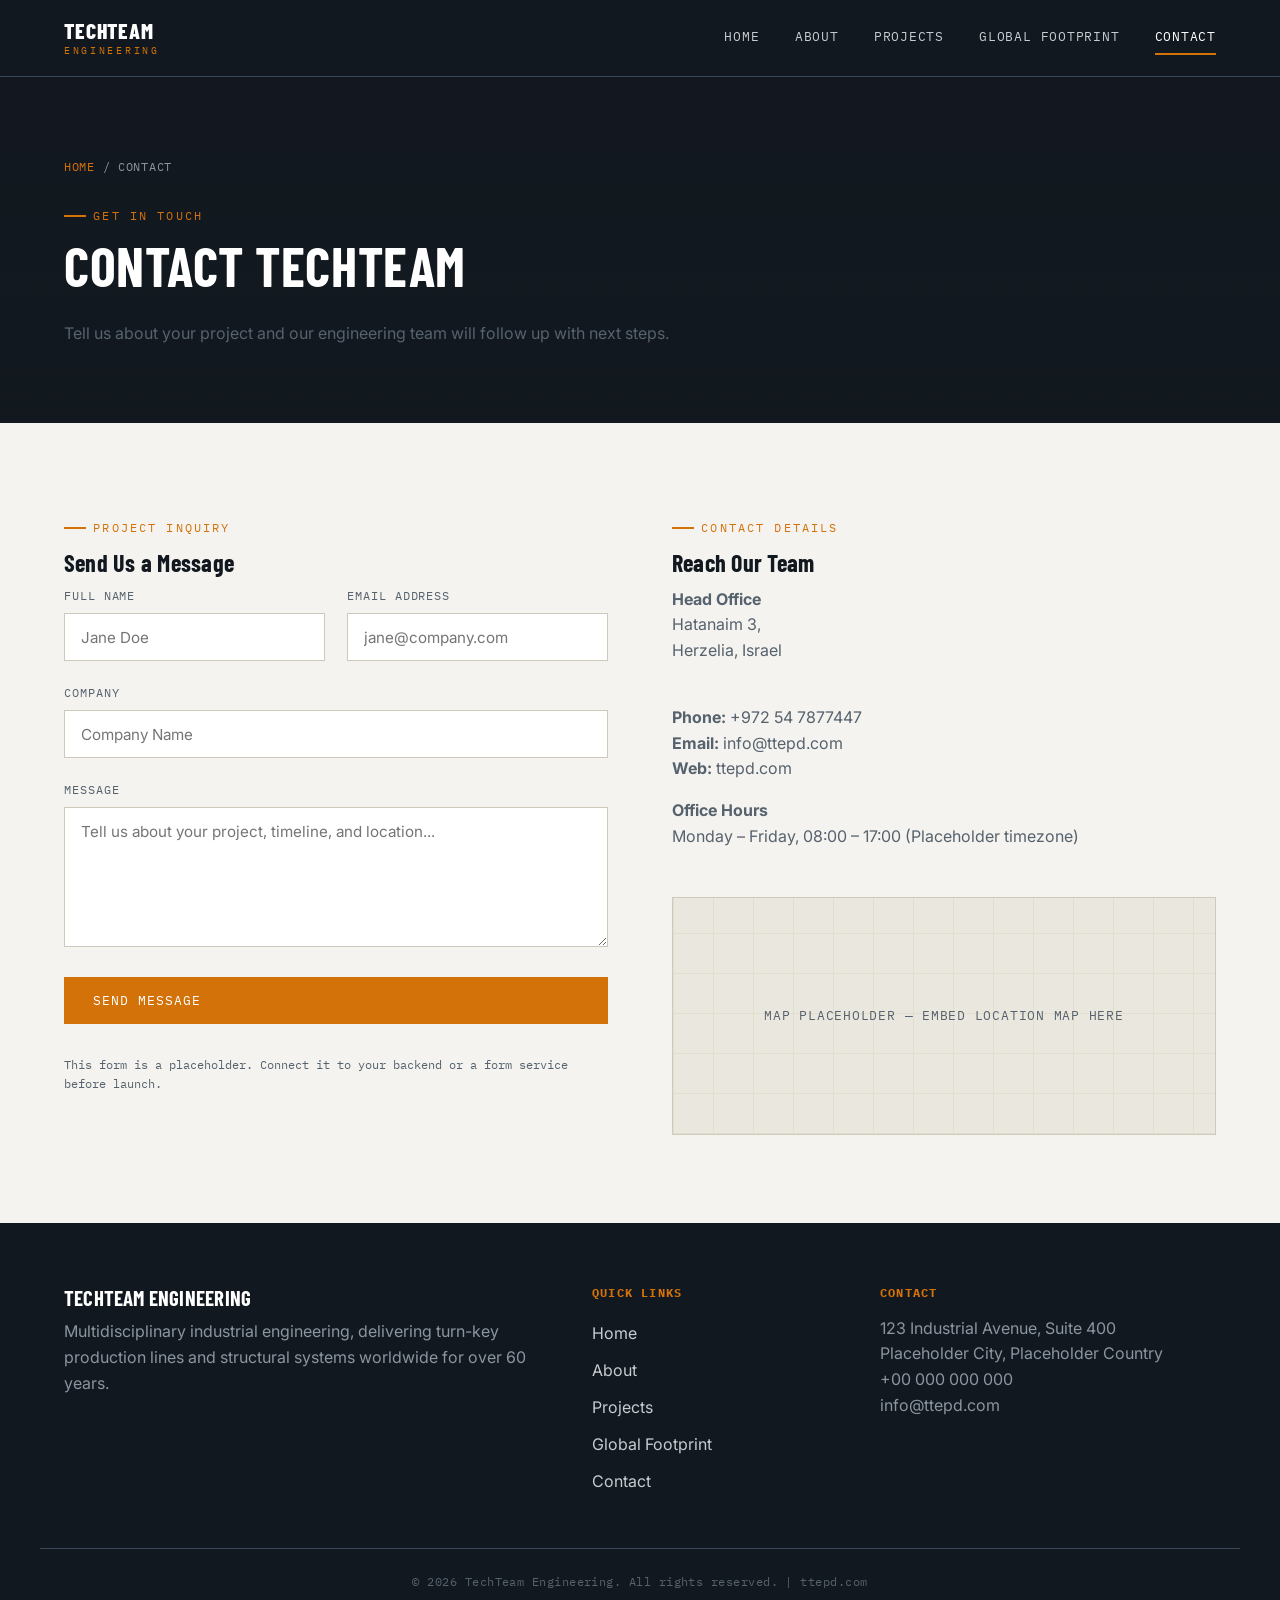
<file: contact.html>
<!DOCTYPE html>
<html lang="en">
<head>
<meta charset="UTF-8">
<meta name="viewport" content="width=device-width, initial-scale=1.0">
<title>Contact | TechTeam Engineering</title>
<meta name="description" content="Get in touch with TechTeam Engineering to discuss your industrial production line or structural systems project.">
<link rel="stylesheet" href="css/style.css">
</head>
<body>

<!-- ============================= HEADER / NAV ============================= -->
<header class="site-header">
  <div class="container header-inner">
    <a href="index.html" class="logo">TECHTEAM<span>ENGINEERING</span></a>
    <nav class="site-nav" id="siteNav">
      <a href="index.html">Home</a>
      <a href="about.html">About</a>
      <a href="projects.html">Projects</a>
      <a href="global-footprint.html">Global Footprint</a>
      <a href="contact.html">Contact</a>
    </nav>
    <button class="nav-toggle" id="navToggle" aria-label="Toggle navigation" aria-expanded="false">
      <span></span><span></span><span></span>
    </button>
  </div>
</header>

<main>

  <!-- ============================= PAGE HERO ============================= -->
  <section class="page-hero">
    <div class="container">
      <div class="breadcrumb"><a href="index.html">Home</a> / Contact</div>
      <span class="eyebrow">Get In Touch</span>
      <h1>Contact TechTeam</h1>
      <p class="lead" style="max-width:640px;">
        Tell us about your project and our engineering team will follow up with next steps.
      </p>
    </div>
  </section>

  <!-- ============================= CONTACT FORM + DETAILS ============================= -->
  <section>
    <div class="container split" style="align-items:start;">

      <div>
        <span class="eyebrow">Project Inquiry</span>
        <h2>Send Us a Message</h2>
        <form class="form-grid" data-demo-form>
          <div class="form-row">
            <div class="field">
              <label for="c-name">Full Name</label>
              <input type="text" id="c-name" name="name" placeholder="Jane Doe" required>
            </div>
            <div class="field">
              <label for="c-email">Email Address</label>
              <input type="email" id="c-email" name="email" placeholder="jane@company.com" required>
            </div>
          </div>
          <div class="field">
            <label for="c-company">Company</label>
            <input type="text" id="c-company" name="company" placeholder="Company Name">
          </div>
          <div class="field">
            <label for="c-message">Message</label>
            <textarea id="c-message" name="message" placeholder="Tell us about your project, timeline, and location..." required></textarea>
          </div>
          <button type="submit" class="btn btn-primary">Send Message</button>
          <p class="form-note">This form is a placeholder. Connect it to your backend or a form service before launch.</p>
          <div class="form-success">Thank you — your message has been received. (Demo confirmation — no data was sent.)</div>
        </form>
      </div>

      <div>
        <span class="eyebrow">Contact Details</span>
        <h2>Reach Our Team</h2>
        <!-- Placeholder: replace with real contact information -->
        <p>
          <strong>Head Office</strong><br>
          <span data-contact-value="addressLine1"></span><br>
          <span data-contact-value="addressLine2"></span><br><br>
        </p>
        <p>
          <strong>Phone:</strong> <span data-contact-value="phone"></span><br>
          <strong>Email:</strong> <span data-contact-value="email"></span><br>
          <strong>Web:</strong> ttepd.com
        </p>
        <p>
          <strong>Office Hours</strong><br>
          Monday – Friday, 08:00 – 17:00 (Placeholder timezone)
        </p>

        <!-- Placeholder: optional map — replace with an embedded map (e.g. Google Maps iframe) -->
        <div class="map-placeholder mt-lg">Map Placeholder — Embed Location Map Here</div>
      </div>

    </div>
  </section>

</main>

<!-- ============================= FOOTER ============================= -->
<footer class="site-footer">
  <div class="container footer-inner">
    <div class="footer-col">
      <h3>TechTeam Engineering</h3>
      <!-- Placeholder: company blurb for footer -->
      <p>Multidisciplinary industrial engineering, delivering turn-key production lines and structural
      systems worldwide for over 60 years.</p>
    </div>
    <div class="footer-col">
      <h4>Quick Links</h4>
      <a href="index.html">Home</a>
      <a href="about.html">About</a>
      <a href="projects.html">Projects</a>
      <a href="global-footprint.html">Global Footprint</a>
      <a href="contact.html">Contact</a>
    </div>
    <div class="footer-col">
      <h4>Contact</h4>
      <!-- Placeholder: replace with real contact info -->
      <p>123 Industrial Avenue, Suite 400<br>
      Placeholder City, Placeholder Country<br>
      +00 000 000 000<br>
      info@ttepd.com</p>
    </div>
  </div>
  <div class="footer-bottom">
    <p>&copy; 2026 TechTeam Engineering. All rights reserved. | ttepd.com</p>
  </div>
</footer>

<script src="js/script.js"></script>
</body>
</html>
</file>
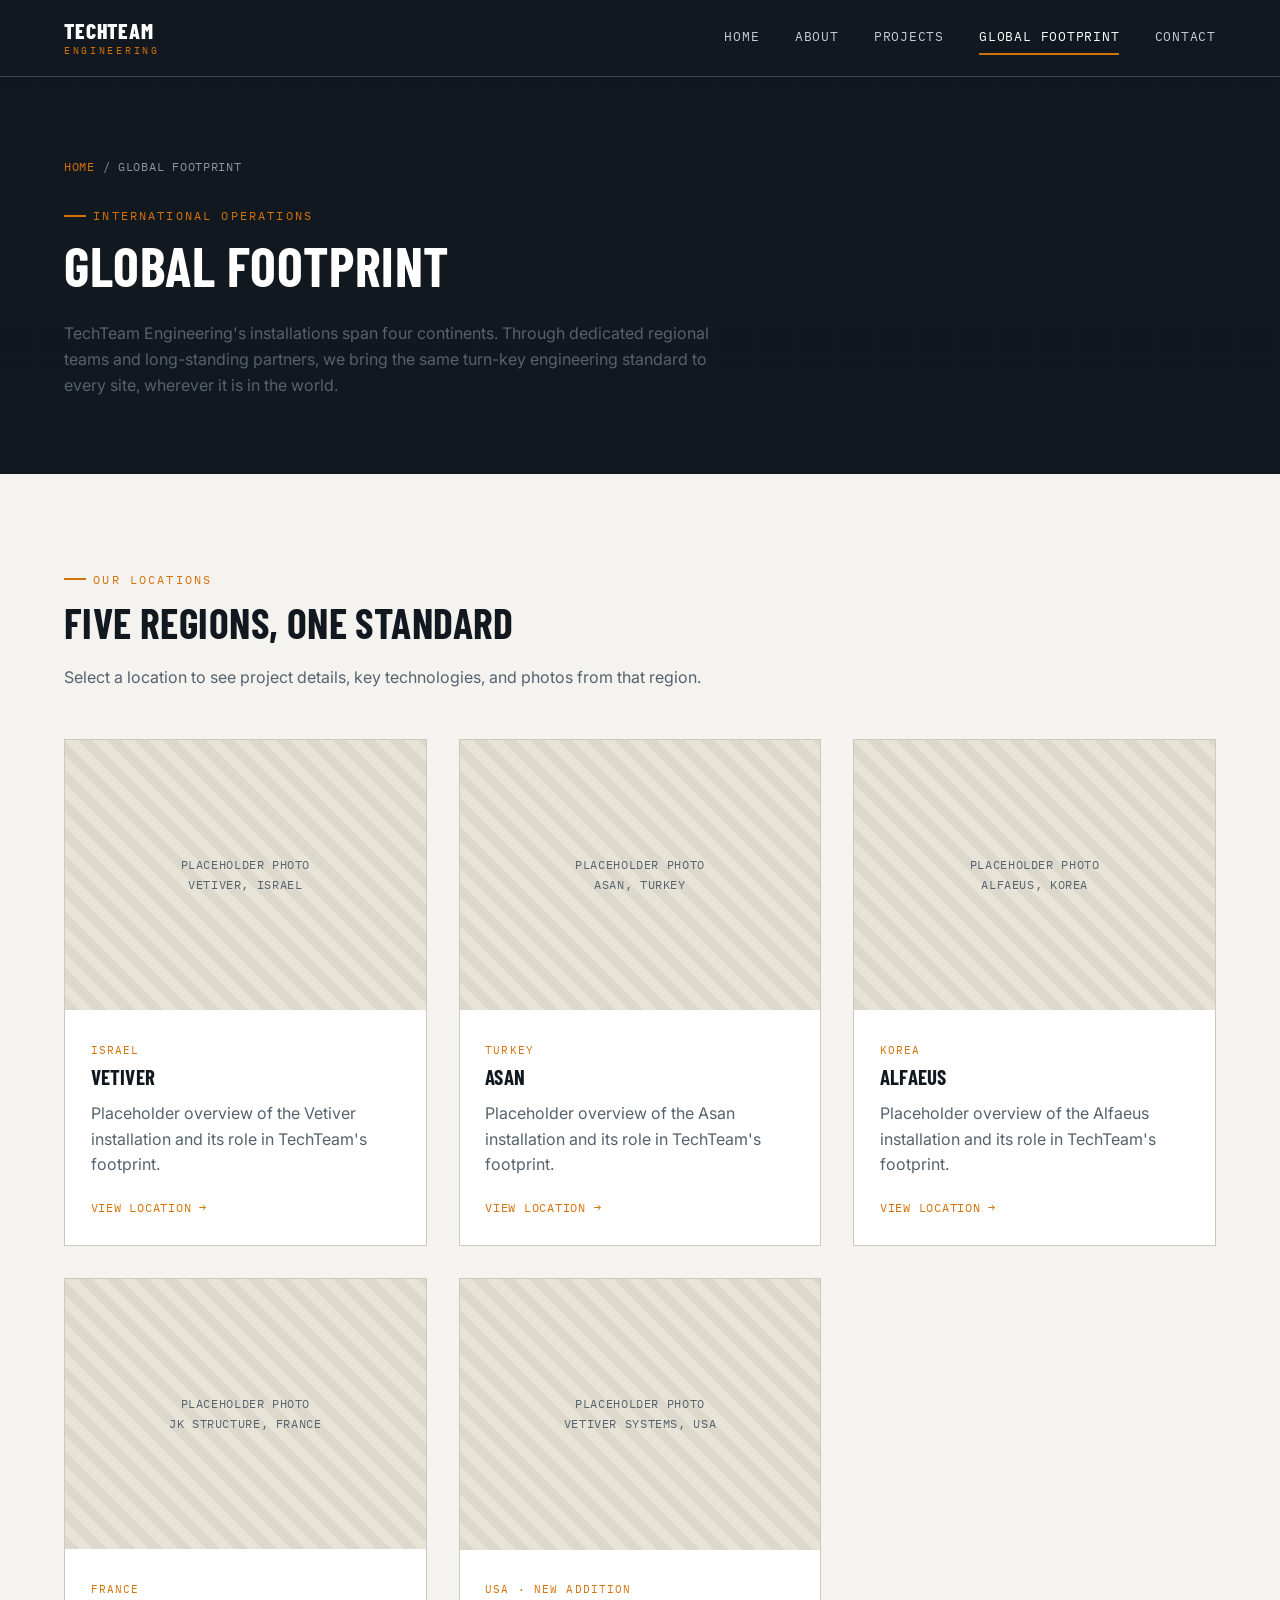
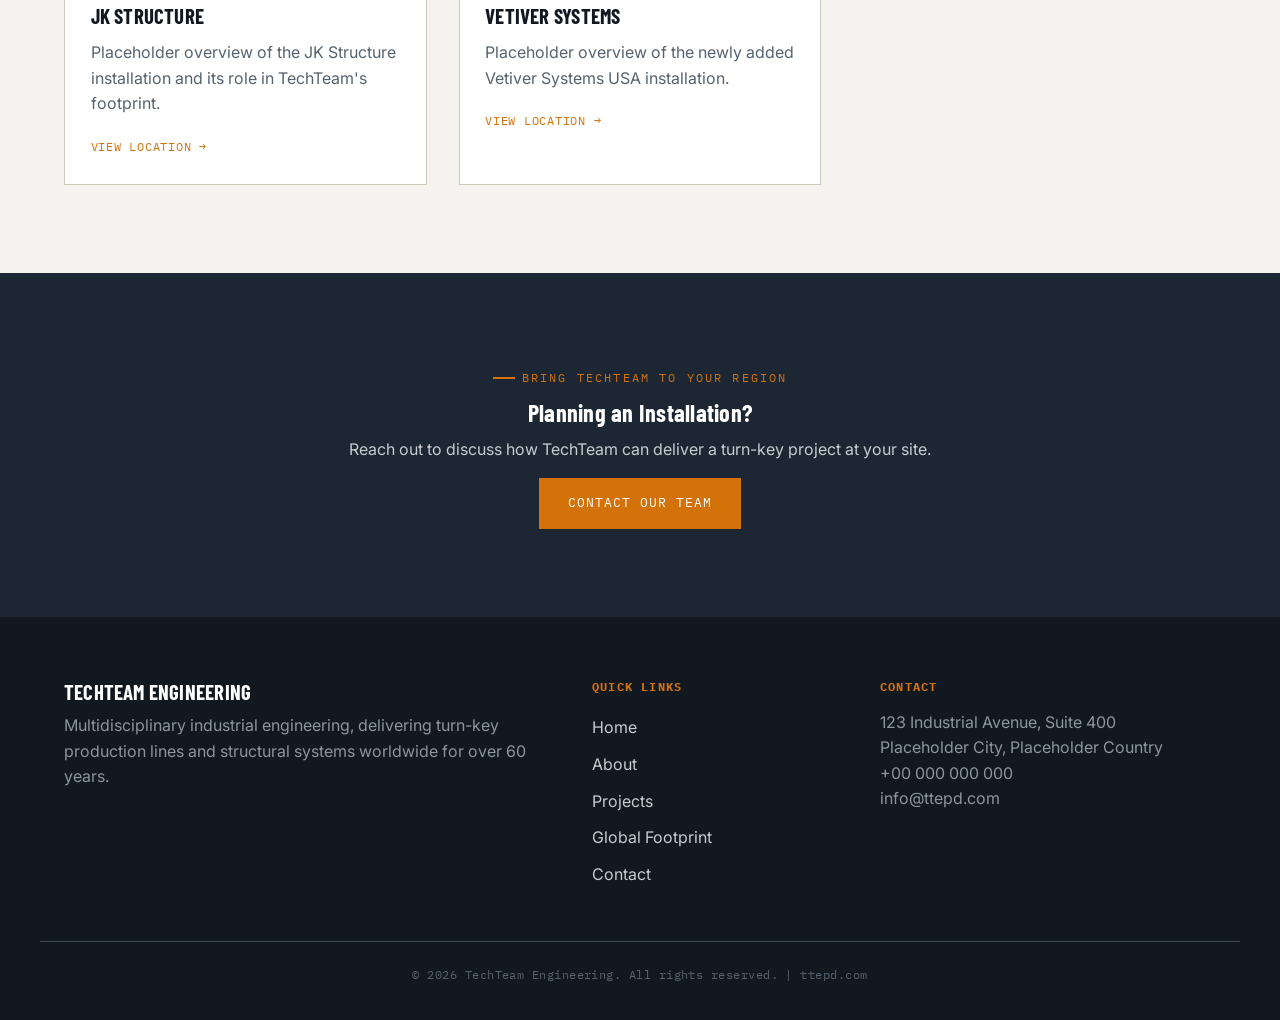
<file: global-footprint.html>
<!DOCTYPE html>
<html lang="en">
<head>
<meta charset="UTF-8">
<meta name="viewport" content="width=device-width, initial-scale=1.0">
<title>Global Footprint | TechTeam Engineering</title>
<meta name="description" content="TechTeam Engineering's international installations: Vetiver Israel, Asan Turkey, Alfaeus Korea, JK Structure France, and Vetiver Systems USA.">
<link rel="stylesheet" href="css/style.css">
</head>
<body>

<!-- ============================= HEADER / NAV ============================= -->
<header class="site-header">
  <div class="container header-inner">
    <a href="index.html" class="logo">TECHTEAM<span>ENGINEERING</span></a>
    <nav class="site-nav" id="siteNav">
      <a href="index.html">Home</a>
      <a href="about.html">About</a>
      <a href="projects.html">Projects</a>
      <a href="global-footprint.html">Global Footprint</a>
      <a href="contact.html">Contact</a>
    </nav>
    <button class="nav-toggle" id="navToggle" aria-label="Toggle navigation" aria-expanded="false">
      <span></span><span></span><span></span>
    </button>
  </div>
</header>

<main>

  <!-- ============================= PAGE HERO ============================= -->
  <section class="page-hero">
    <div class="container">
      <div class="breadcrumb"><a href="index.html">Home</a> / Global Footprint</div>
      <span class="eyebrow">International Operations</span>
      <h1>Global Footprint</h1>
      <!-- Placeholder: expand introduction with real regional history and installation counts -->
      <p class="lead" style="max-width:680px;">
        TechTeam Engineering's installations span four continents. Through dedicated regional teams and
        long-standing partners, we bring the same turn-key engineering standard to every site, wherever
        it is in the world.
      </p>
    </div>
  </section>

  <!-- ============================= LOCATION GRID ============================= -->
  <section>
    <div class="container">
      <div class="section-head">
        <span class="eyebrow">Our Locations</span>
        <h2>Five Regions, One Standard</h2>
        <p>Select a location to see project details, key technologies, and photos from that region.</p>
      </div>

      <div class="location-grid">

        <a class="location-card" href="locations/vetiver-israel.html">
          <!-- Placeholder: replace with photo representing the Israel installation -->
          <div class="placeholder-img loc-photo">
            <span>Placeholder Photo<br>Vetiver, Israel</span>
          </div>
          <div class="loc-body">
            <span class="loc-country">Israel</span>
            <h3>Vetiver</h3>
            <p>Placeholder overview of the Vetiver installation and its role in TechTeam's footprint.</p>
            <span class="card-link">View Location →</span>
          </div>
        </a>

        <a class="location-card" href="locations/asan-turkey.html">
          <!-- Placeholder: replace with photo representing the Turkey installation -->
          <div class="placeholder-img loc-photo">
            <span>Placeholder Photo<br>Asan, Turkey</span>
          </div>
          <div class="loc-body">
            <span class="loc-country">Turkey</span>
            <h3>Asan</h3>
            <p>Placeholder overview of the Asan installation and its role in TechTeam's footprint.</p>
            <span class="card-link">View Location →</span>
          </div>
        </a>

        <a class="location-card" href="locations/alfaeus-korea.html">
          <!-- Placeholder: replace with photo representing the Korea installation -->
          <div class="placeholder-img loc-photo">
            <span>Placeholder Photo<br>Alfaeus, Korea</span>
          </div>
          <div class="loc-body">
            <span class="loc-country">Korea</span>
            <h3>Alfaeus</h3>
            <p>Placeholder overview of the Alfaeus installation and its role in TechTeam's footprint.</p>
            <span class="card-link">View Location →</span>
          </div>
        </a>

        <a class="location-card" href="locations/jk-structure-france.html">
          <!-- Placeholder: replace with photo representing the France installation -->
          <div class="placeholder-img loc-photo">
            <span>Placeholder Photo<br>JK Structure, France</span>
          </div>
          <div class="loc-body">
            <span class="loc-country">France</span>
            <h3>JK Structure</h3>
            <p>Placeholder overview of the JK Structure installation and its role in TechTeam's footprint.</p>
            <span class="card-link">View Location →</span>
          </div>
        </a>

        <a class="location-card" href="locations/vetiver-usa.html">
          <!-- Placeholder: replace with photo representing the USA installation -->
          <div class="placeholder-img loc-photo">
            <span>Placeholder Photo<br>Vetiver Systems, USA</span>
          </div>
          <div class="loc-body">
            <span class="loc-country">USA · New Addition</span>
            <h3>Vetiver Systems</h3>
            <p>Placeholder overview of the newly added Vetiver Systems USA installation.</p>
            <span class="card-link">View Location →</span>
          </div>
        </a>

      </div>
    </div>
  </section>

  <!-- ============================= CTA STRIP ============================= -->
  <section class="section-dark">
    <div class="container text-center" style="max-width:640px;">
      <span class="eyebrow" style="justify-content:center;">Bring TechTeam to Your Region</span>
      <h2>Planning an Installation?</h2>
      <p>Reach out to discuss how TechTeam can deliver a turn-key project at your site.</p>
      <div class="center-actions">
        <a href="contact.html" class="btn btn-primary">Contact Our Team</a>
      </div>
    </div>
  </section>

</main>

<!-- ============================= FOOTER ============================= -->
<footer class="site-footer">
  <div class="container footer-inner">
    <div class="footer-col">
      <h3>TechTeam Engineering</h3>
      <!-- Placeholder: company blurb for footer -->
      <p>Multidisciplinary industrial engineering, delivering turn-key production lines and structural
      systems worldwide for over 60 years.</p>
    </div>
    <div class="footer-col">
      <h4>Quick Links</h4>
      <a href="index.html">Home</a>
      <a href="about.html">About</a>
      <a href="projects.html">Projects</a>
      <a href="global-footprint.html">Global Footprint</a>
      <a href="contact.html">Contact</a>
    </div>
    <div class="footer-col">
      <h4>Contact</h4>
      <!-- Placeholder: replace with real contact info -->
      <p>123 Industrial Avenue, Suite 400<br>
      Placeholder City, Placeholder Country<br>
      +00 000 000 000<br>
      info@ttepd.com</p>
    </div>
  </div>
  <div class="footer-bottom">
    <p>&copy; 2026 TechTeam Engineering. All rights reserved. | ttepd.com</p>
  </div>
</footer>

<script src="js/script.js"></script>
</body>
</html>
</file>
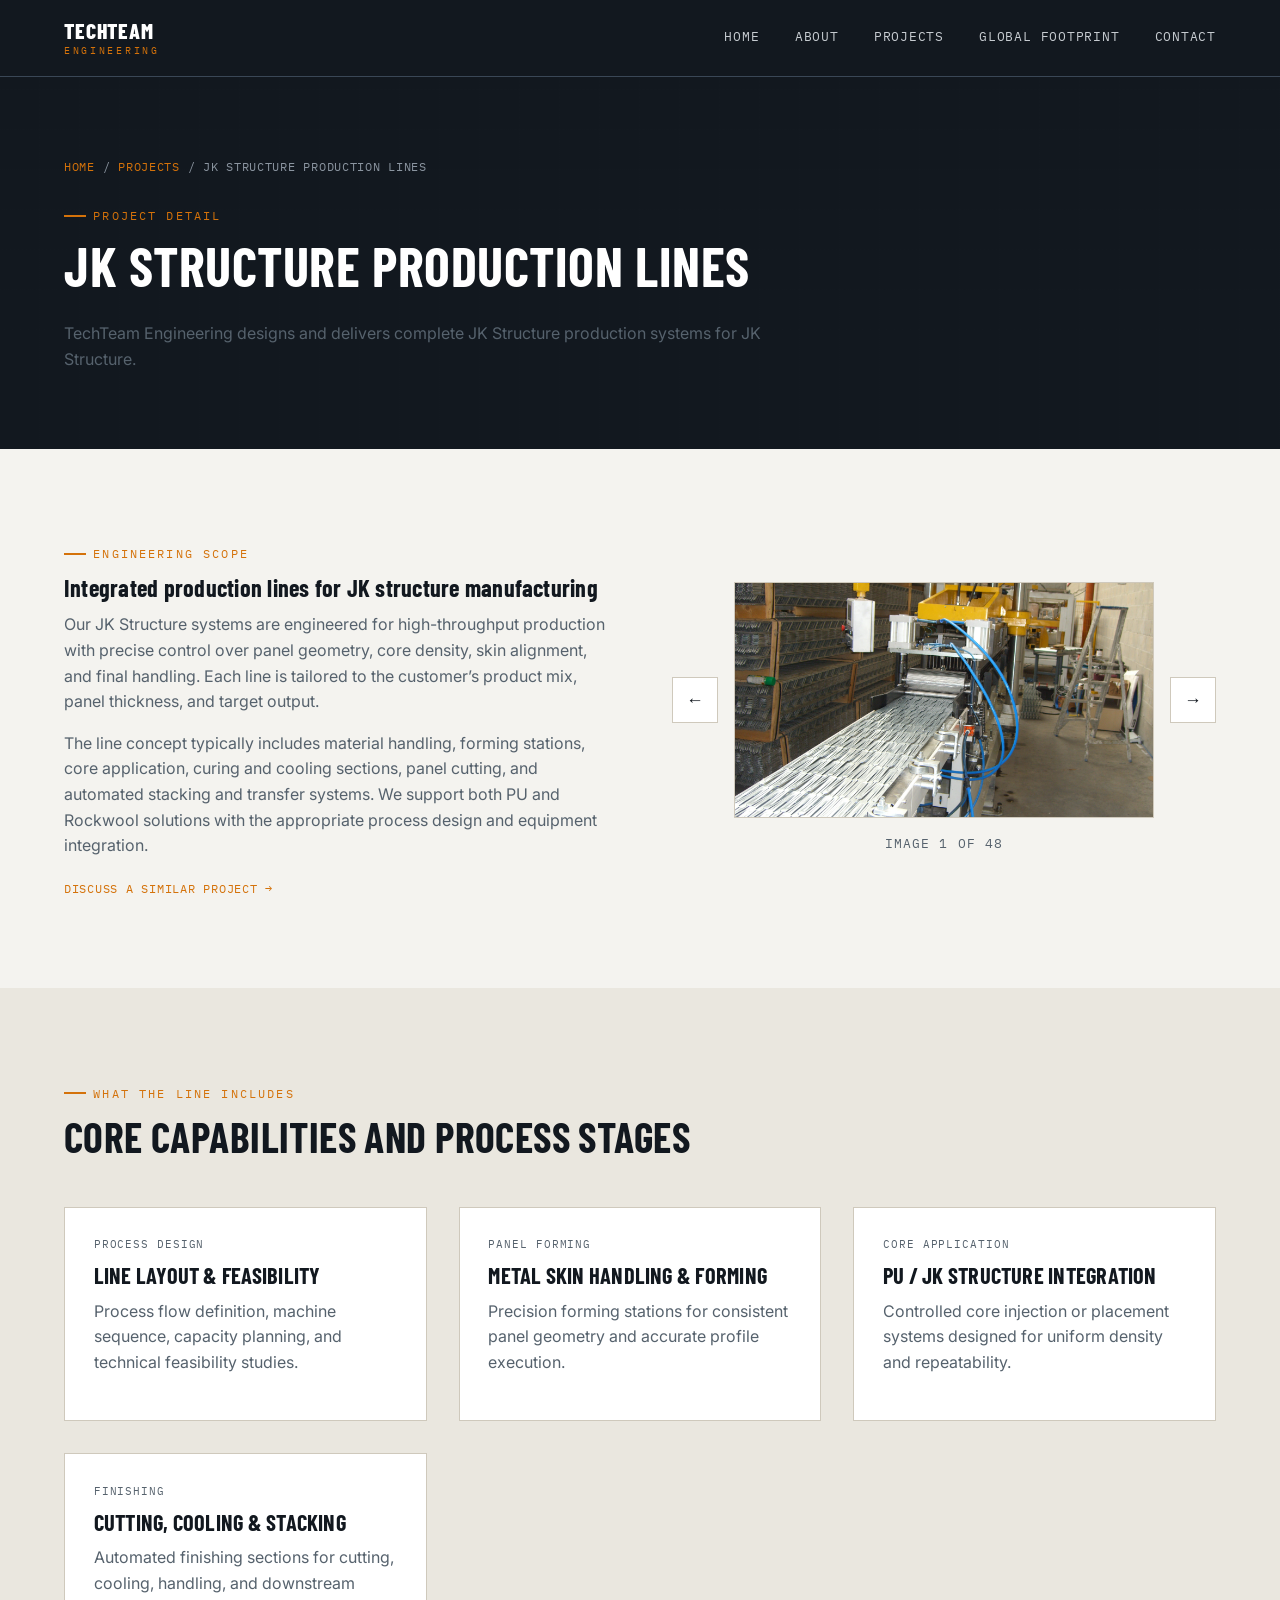
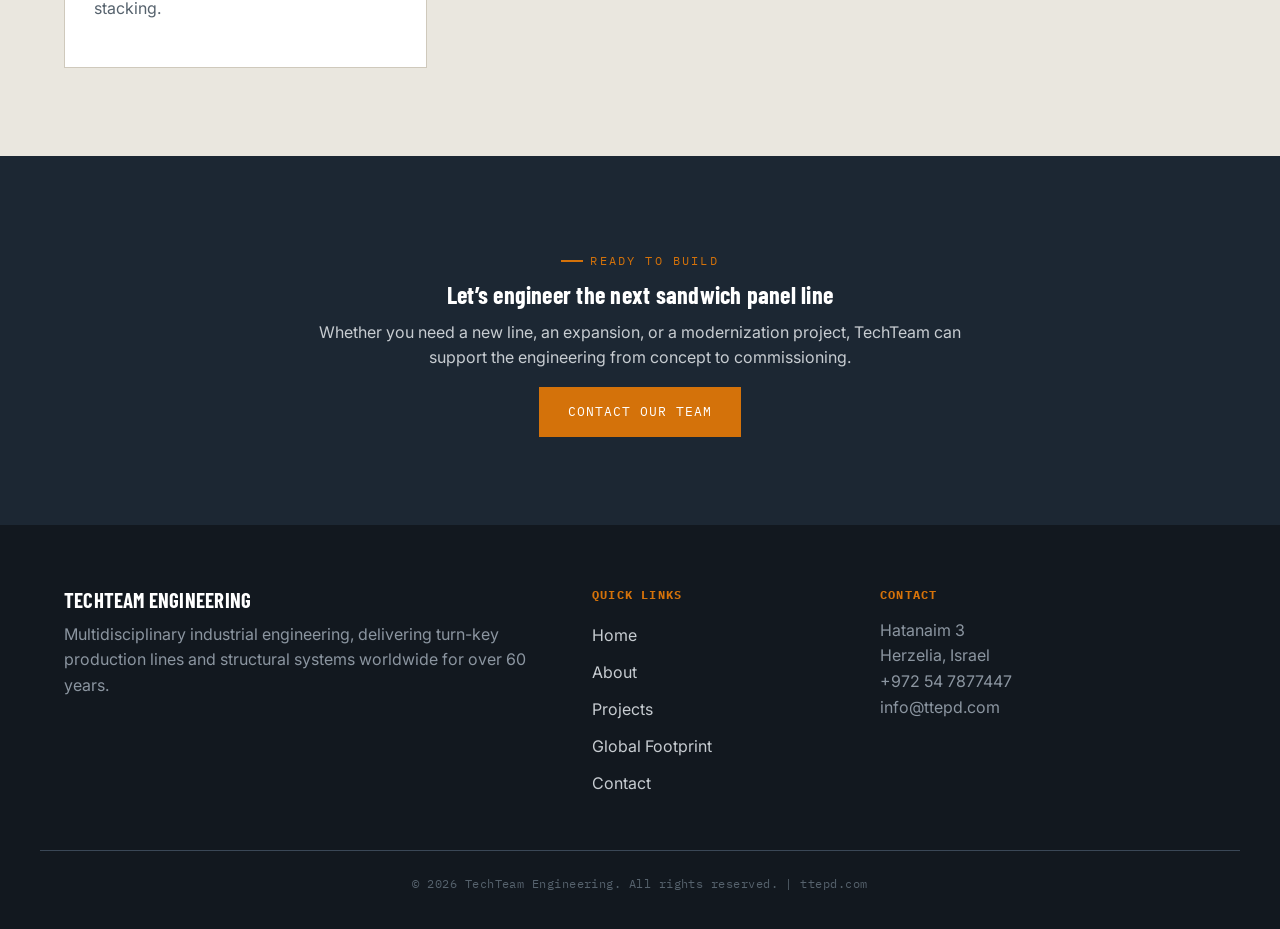
<file: jk-structure-production-lines.html>
<!DOCTYPE html>
<html lang="en">
<head>
<meta charset="UTF-8">
<meta name="viewport" content="width=device-width, initial-scale=1.0">
<title>JK Structure Production Lines | TechTeam Engineering</title>
<meta name="description" content="Detail page for TechTeam Engineering's sandwich panel production line projects, covering engineering scope, line stages, and project imagery.">
<link rel="stylesheet" href="css/style.css">
</head>
<body>

<header class="site-header">
  <div class="container header-inner">
    <a href="index.html" class="logo">TECHTEAM<span>ENGINEERING</span></a>
    <nav class="site-nav" id="siteNav">
      <a href="index.html">Home</a>
      <a href="about.html">About</a>
      <a href="projects.html">Projects</a>
      <a href="global-footprint.html">Global Footprint</a>
      <a href="contact.html">Contact</a>
    </nav>
    <button class="nav-toggle" id="navToggle" aria-label="Toggle navigation" aria-expanded="false">
      <span></span><span></span><span></span>
    </button>
  </div>
</header>

<main>
  <section class="page-hero">
    <div class="container">
      <div class="breadcrumb"><a href="index.html">Home</a> / <a href="projects.html">Projects</a> / JK Structure Production Lines</div>
      <span class="eyebrow">Project Detail</span>
      <h1>JK Structure Production Lines</h1>
      <p class="lead" style="max-width:760px;">
        TechTeam Engineering designs and delivers complete JK Structure production systems for
        JK Structure.
      </p>
    </div>
  </section>

  <section id="overview">
    <div class="container split">
      <div>
        <span class="eyebrow">Engineering Scope</span>
        <h2>Integrated production lines for JK structure manufacturing</h2>
        <p>
          Our JK Structure systems are engineered for high-throughput production with precise control over panel
          geometry, core density, skin alignment, and final handling. Each line is tailored to the customer’s
          product mix, panel thickness, and target output.
        </p>
        <p>
          The line concept typically includes material handling, forming stations, core application, curing and
          cooling sections, panel cutting, and automated stacking and transfer systems. We support both PU and
          Rockwool solutions with the appropriate process design and equipment integration.
        </p>
        <a href="contact.html" class="card-link">Discuss a Similar Project →</a>
      </div>
      <div>
        <!-- <div class="placeholder-img wide blueprint-frame">
          <span>Project Overview Image<br>Sandwich Panel Line (1600×1000)</span>
        </div> -->
        <div class="overview-media">
          <div class="slideshow-shell overview-slideshow-shell">
            <button class="slideshow-nav prev overview-nav" type="button" aria-label="Previous image">←</button>
            <div class="slideshow-frame overview-slideshow-frame">
              <img id="projectSlide" src="images/JK_Structure_1_Hero.jpg" alt="JK Structure production line image" class="slideshow-image overview-slideshow-image">
            </div>
            <button class="slideshow-nav next overview-nav" type="button" aria-label="Next image">→</button>
          </div>
          <div class="slideshow-caption" id="slideCaption">Project overview and production flow</div>
        </div>
      </div>
    </div>
  </section>

  <section class="section-alt" id="capabilities">
    <div class="container">
      <div class="section-head">
        <span class="eyebrow">What the Line Includes</span>
        <h2>Core capabilities and process stages</h2>
      </div>
      <div class="card-grid">
        <div class="card">
          <div class="card-body">
            <span class="card-tag">Process Design</span>
            <h3>Line Layout &amp; Feasibility</h3>
            <p>Process flow definition, machine sequence, capacity planning, and technical feasibility studies.</p>
          </div>
        </div>
        <div class="card">
          <div class="card-body">
            <span class="card-tag">Panel Forming</span>
            <h3>Metal Skin Handling &amp; Forming</h3>
            <p>Precision forming stations for consistent panel geometry and accurate profile execution.</p>
          </div>
        </div>
        <div class="card">
          <div class="card-body">
            <span class="card-tag">Core Application</span>
            <h3>PU / JK Structure Integration</h3>
            <p>Controlled core injection or placement systems designed for uniform density and repeatability.</p>
          </div>
        </div>
        <div class="card">
          <div class="card-body">
            <span class="card-tag">Finishing</span>
            <h3>Cutting, Cooling &amp; Stacking</h3>
            <p>Automated finishing sections for cutting, cooling, handling, and downstream stacking.</p>
          </div>
        </div>
      </div>
    </div>
  </section>

  <!-- <section id="gallery">
    <div class="container">
      <div class="section-head">
        <span class="eyebrow">Visual Reference</span>
        <h2>Production line imagery</h2>
        <p>Explore the full project gallery with auto-rotation, full-screen viewing, and arrow navigation.</p>
      </div>

      <div class="slideshow-shell">
        <button class="slideshow-nav prev" type="button" aria-label="Previous image">←</button>
        <div class="slideshow-frame">
          <img id="projectSlide" src="images/PU_Rockwool_Sandvich_Panel_Line_Hero.jpg" alt="Sandwich panel production line image" class="slideshow-image">
        </div>
        <button class="slideshow-nav next" type="button" aria-label="Next image">→</button>
      </div>
      <div class="slideshow-caption" id="slideCaption">Project overview and production flow</div>
    </div>
  </section> -->
<!-- 
  <section id="gallery">
    <div class="container">
      <div class="section-head">
        <span class="eyebrow">Visual Reference</span>
        <h2>Full-screen project gallery</h2>
        <p>Click the overview image to open the full-screen viewer, then use the arrow buttons or keyboard arrows to browse the line imagery.</p>
      </div>
    </div>
  </section> -->

  <section class="section-dark">
    <div class="container text-center" style="max-width:720px;">
      <span class="eyebrow" style="justify-content:center;">Ready to Build</span>
      <h2>Let’s engineer the next sandwich panel line</h2>
      <p>Whether you need a new line, an expansion, or a modernization project, TechTeam can support the engineering from concept to commissioning.</p>
      <div class="center-actions">
        <a href="contact.html" class="btn btn-primary">Contact Our Team</a>
      </div>
    </div>
  </section>
</main>

<footer class="site-footer">
  <div class="container footer-inner">
    <div class="footer-col">
      <h3>TechTeam Engineering</h3>
      <p>Multidisciplinary industrial engineering, delivering turn-key production lines and structural systems worldwide for over 60 years.</p>
    </div>
    <div class="footer-col">
      <h4>Quick Links</h4>
      <a href="index.html">Home</a>
      <a href="about.html">About</a>
      <a href="projects.html">Projects</a>
      <a href="global-footprint.html">Global Footprint</a>
      <a href="contact.html">Contact</a>
    </div>
    <div class="footer-col">
      <h4>Contact</h4>
      <p>Hatanaim 3<br>
      Herzelia, Israel<br>
      +972 54 7877447<br>
      info@ttepd.com</p>
    </div>
  </div>
  <div class="footer-bottom">
    <p>&copy; 2026 TechTeam Engineering. All rights reserved. | ttepd.com</p>
  </div>
</footer>

<script src="js/script.js"></script>
<script src="js/jk-structure-images.js"></script>
<!-- <script>
  document.addEventListener('DOMContentLoaded', function () {
    var slideEl = document.getElementById('projectSlide');
    var captionEl = document.getElementById('slideCaption');
    var prevBtn = document.querySelector('.slideshow-nav.prev');
    var nextBtn = document.querySelector('.slideshow-nav.next');

    if (!slideEl || !captionEl || !window.jkStructureProjectImages || !window.jkStructureProjectImages.length) {
      return;
    }

    var currentIndex = 0;
    var slideInterval;

    function updateSlide(index) {
      currentIndex = (index + window.jkStructureProjectImages.length) % window.jkStructureProjectImages.length;
      slideEl.src = window.jkStructureProjectImages[currentIndex];
      captionEl.textContent = 'Image ' + (currentIndex + 1) + ' of ' + window.jkStructureProjectImages.length;
    }

    function startAutoRotate() {
      clearInterval(slideInterval);
      slideInterval = setInterval(function () {
        updateSlide(currentIndex + 1);
      }, 5000);
    }

    prevBtn && prevBtn.addEventListener('click', function () {
      updateSlide(currentIndex - 1);
      startAutoRotate();
    });

    nextBtn && nextBtn.addEventListener('click', function () {
      updateSlide(currentIndex + 1);
      startAutoRotate();
    });

    document.addEventListener('keydown', function (event) {
      if (event.key === 'ArrowLeft') {
        updateSlide(currentIndex - 1);
        startAutoRotate();
      }
      if (event.key === 'ArrowRight') {
        updateSlide(currentIndex + 1);
        startAutoRotate();
      }
    });

    updateSlide(0);
    startAutoRotate();
  });
</script> -->
<script>
  document.addEventListener('DOMContentLoaded', function () {
    var slideEl = document.getElementById('projectSlide');
    var captionEl = document.getElementById('slideCaption');
    var lightbox = document.getElementById('imageLightbox');
    var lightboxImg = document.getElementById('lightboxImage');
    var prevBtn = document.querySelector('.slideshow-nav.prev');
    var nextBtn = document.querySelector('.slideshow-nav.next');
    var lightboxPrevBtn = document.querySelector('.image-lightbox .lightbox-nav.prev');
    var lightboxNextBtn = document.querySelector('.image-lightbox .lightbox-nav.next');
    var closeBtn = document.querySelector('.lightbox-close');

    if (!slideEl || !captionEl || !window.jkStructureProjectImages || !window.jkStructureProjectImages.length) {
      return;
    }

    var currentIndex = 0;
    var slideInterval;

    function renderSlide(index) {
      currentIndex = (index + window.jkStructureProjectImages.length) % window.jkStructureProjectImages.length;
      slideEl.src = window.jkStructureProjectImages[currentIndex];
      captionEl.textContent = 'Image ' + (currentIndex + 1) + ' of ' + window.jkStructureProjectImages.length;

      if (lightboxImg) {
        lightboxImg.src = window.jkStructureProjectImages[currentIndex];
        lightboxImg.alt = 'JK Structure production line image ' + (currentIndex + 1);
      }
    }

    function openLightbox() {
      if (!lightbox) return;
      renderSlide(currentIndex);
      lightbox.classList.add('open');
      lightbox.setAttribute('aria-hidden', 'false');
      document.body.style.overflow = 'hidden';
    }

    function closeLightbox() {
      if (!lightbox) return;
      lightbox.classList.remove('open');
      lightbox.setAttribute('aria-hidden', 'true');
      document.body.style.overflow = '';
    }

    function startAutoRotate() {
      clearInterval(slideInterval);
      slideInterval = setInterval(function () {
        renderSlide(currentIndex + 1);
      }, 5000);
    }

    prevBtn && prevBtn.addEventListener('click', function () {
      renderSlide(currentIndex - 1);
      startAutoRotate();
    });

    nextBtn && nextBtn.addEventListener('click', function () {
      renderSlide(currentIndex + 1);
      startAutoRotate();
    });

    slideEl.addEventListener('click', openLightbox);

    lightboxPrevBtn && lightboxPrevBtn.addEventListener('click', function () {
      renderSlide(currentIndex - 1);
    });

    lightboxNextBtn && lightboxNextBtn.addEventListener('click', function () {
      renderSlide(currentIndex + 1);
    });

    closeBtn && closeBtn.addEventListener('click', closeLightbox);

    lightbox && lightbox.addEventListener('click', function (event) {
      if (event.target === lightbox) {
        closeLightbox();
      }
    });

    document.addEventListener('keydown', function (event) {
      if (event.key === 'Escape' && lightbox && lightbox.classList.contains('open')) {
        closeLightbox();
      }
      if (event.key === 'ArrowLeft') {
        renderSlide(currentIndex - 1);
        startAutoRotate();
      }
      if (event.key === 'ArrowRight') {
        renderSlide(currentIndex + 1);
        startAutoRotate();
      }
    });

    renderSlide(0);
    startAutoRotate();
  });
</script>

<div class="image-lightbox" id="imageLightbox" aria-hidden="true">
  <button class="lightbox-close" type="button" aria-label="Close">×</button>
  <button class="lightbox-nav prev" type="button" aria-label="Previous image">←</button>
  <div class="lightbox-frame">
    <img id="lightboxImage" src="" alt="">
  </div>
  <button class="lightbox-nav next" type="button" aria-label="Next image">→</button>
</div>

</body>
</html>
</file>
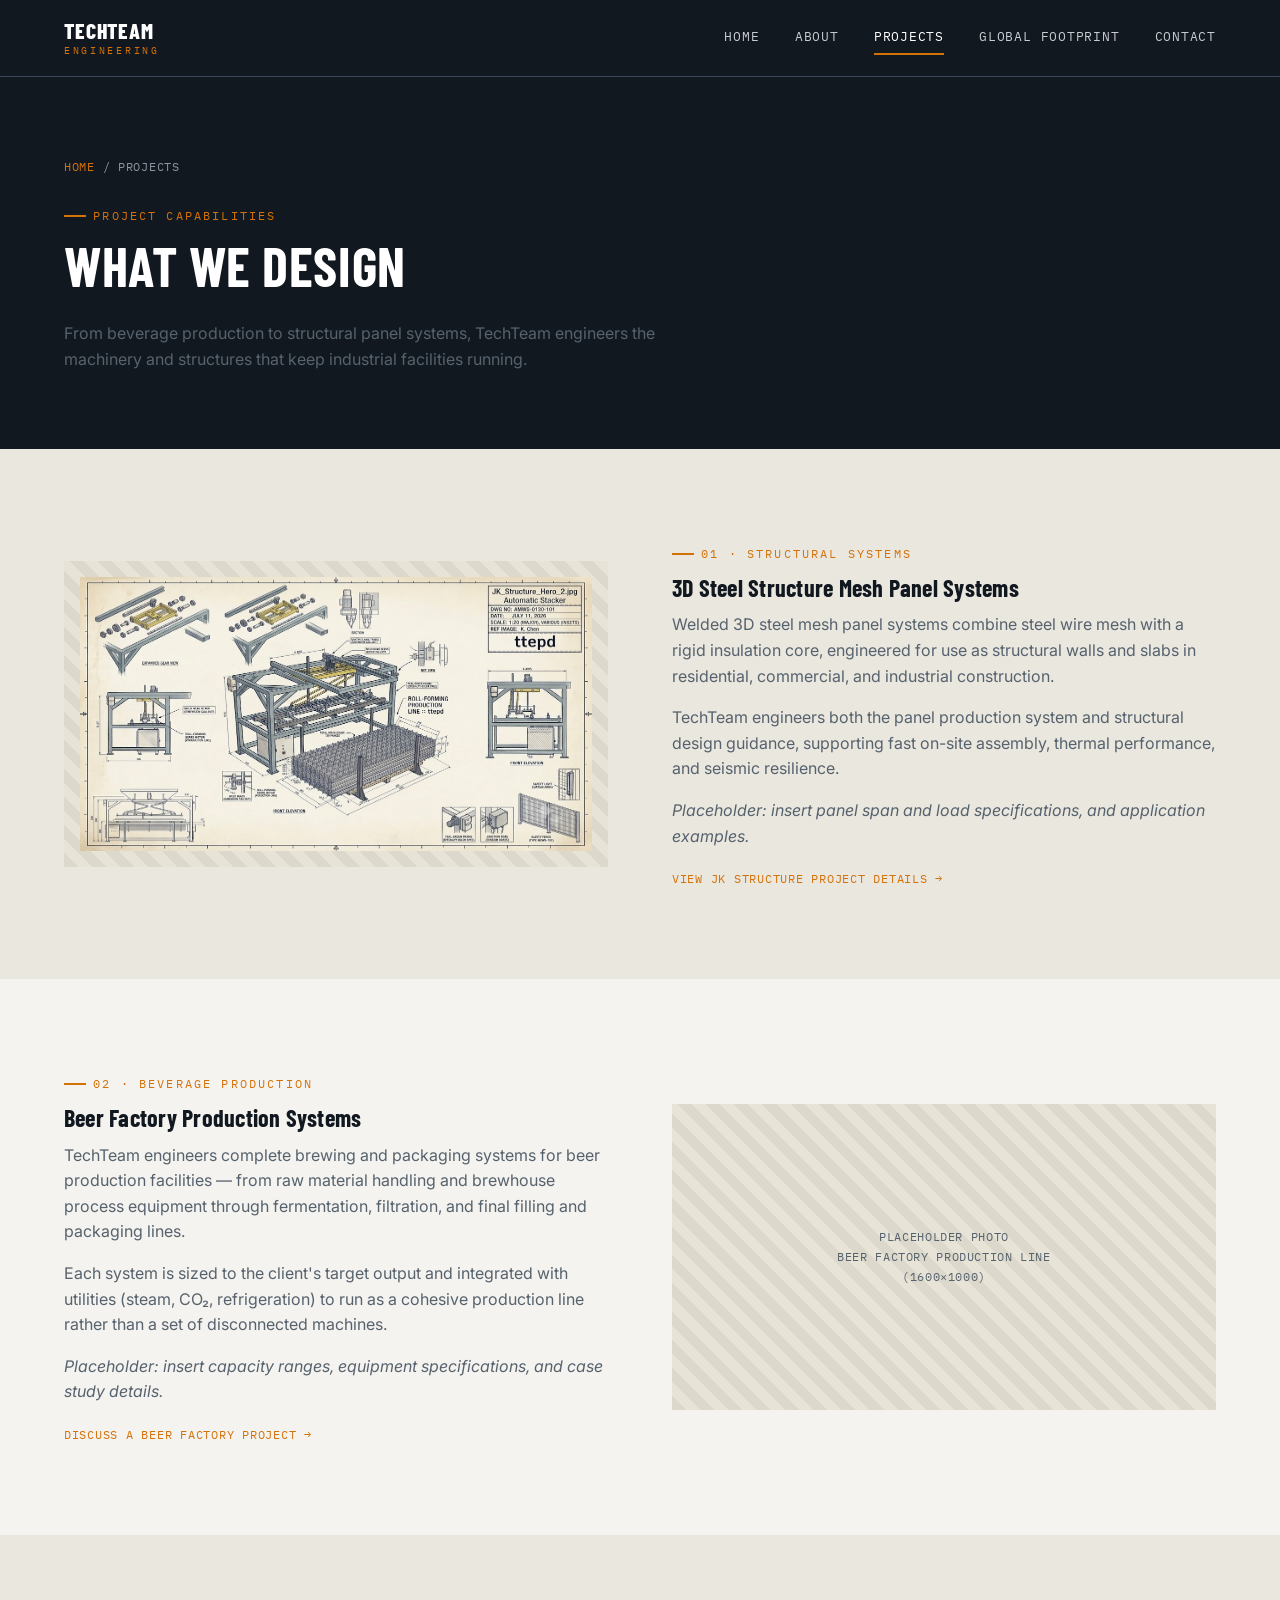
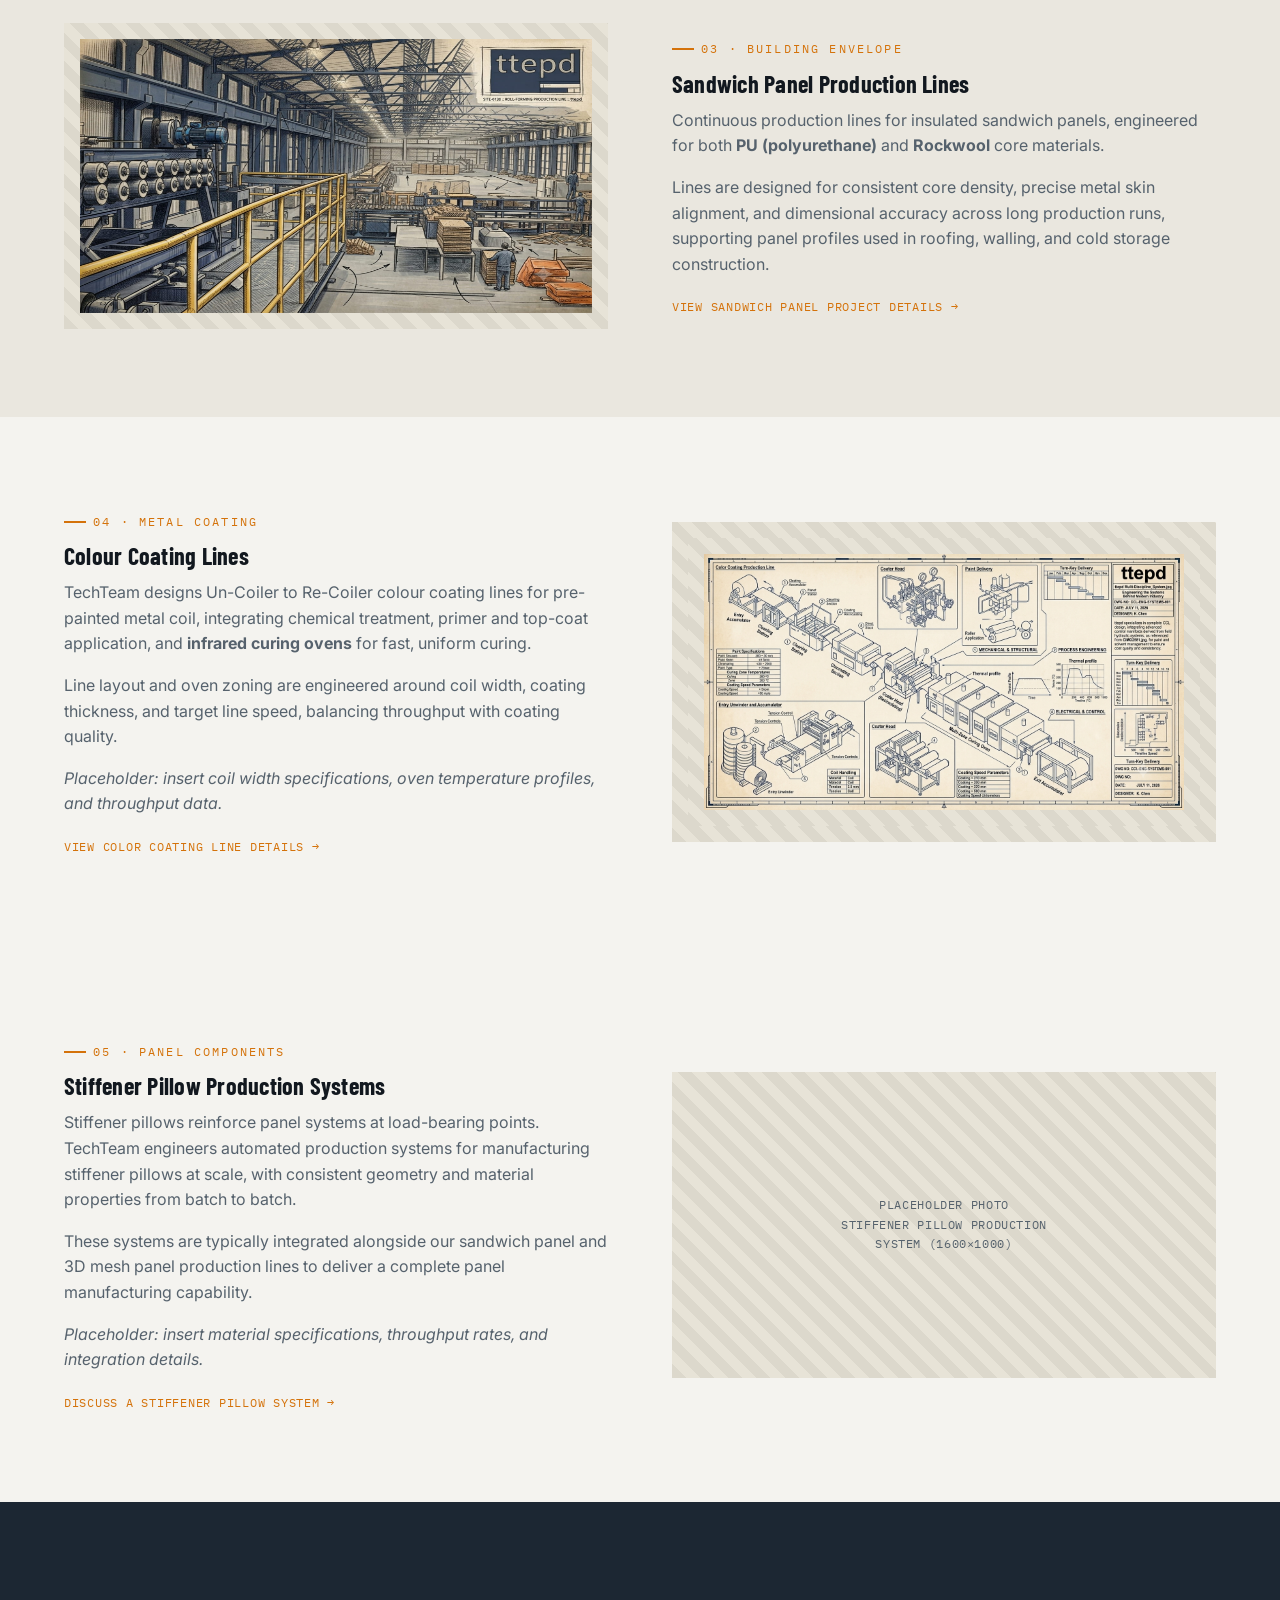
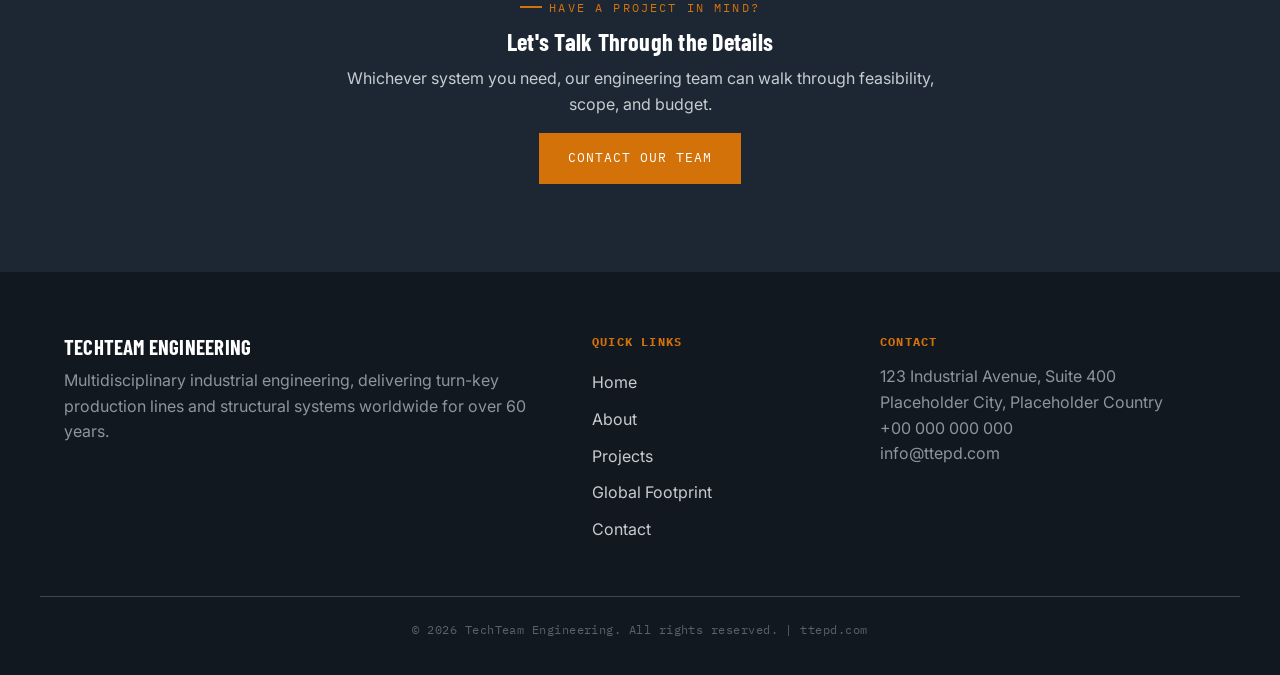
<file: projects.html>
<!DOCTYPE html>
<html lang="en">
<head>
<meta charset="UTF-8">
<meta name="viewport" content="width=device-width, initial-scale=1.0">
<title>Projects | TechTeam Engineering</title>
<meta name="description" content="Explore TechTeam Engineering's project capabilities: beer factory systems, sandwich panel lines, colour coating lines, 3D steel mesh panels, and stiffener pillow systems.">
<link rel="stylesheet" href="css/style.css">
</head>
<body>

<!-- ============================= HEADER / NAV ============================= -->
<header class="site-header">
  <div class="container header-inner">
    <a href="index.html" class="logo">TECHTEAM<span>ENGINEERING</span></a>
    <nav class="site-nav" id="siteNav">
      <a href="index.html">Home</a>
      <a href="about.html">About</a>
      <a href="projects.html">Projects</a>
      <a href="global-footprint.html">Global Footprint</a>
      <a href="contact.html">Contact</a>
    </nav>
    <button class="nav-toggle" id="navToggle" aria-label="Toggle navigation" aria-expanded="false">
      <span></span><span></span><span></span>
    </button>
  </div>
</header>

<main>

  <!-- ============================= PAGE HERO ============================= -->
  <section class="page-hero">
    <div class="container">
      <div class="breadcrumb"><a href="index.html">Home</a> / Projects</div>
      <span class="eyebrow">Project Capabilities</span>
      <h1>What We Design</h1>
      <p class="lead" style="max-width:640px;">
        From beverage production to structural panel systems, TechTeam engineers the machinery and
        structures that keep industrial facilities running.
      </p>
    </div>
  </section>

  <!-- ============================= 3D STEEL MESH PANELS ============================= -->
  <section class="section-alt" id="3d-mesh">
    <div class="container split">
      <div style="order:2;">
        <span class="eyebrow">01 · Structural Systems</span>
        <h2>3D Steel Structure Mesh Panel Systems</h2>
        <p>
          Welded 3D steel mesh panel systems combine steel wire mesh with a rigid insulation core,
          engineered for use as structural walls and slabs in residential, commercial, and industrial
          construction.
        </p>
        <p>
          TechTeam engineers both the panel production system and structural design guidance, supporting
          fast on-site assembly, thermal performance, and seismic resilience.
        </p>
        <p><em>Placeholder: insert panel span and load specifications, and application examples.</em></p>
        <a href="jk-structure-production-lines.html" class="card-link">View JK Structure Project Details →</a>
      </div>
      <div style="order:1;">
        <img src="images/JK_Structure_1_Hero.jpg" alt="JK Structure production line" class="placeholder-img wide blueprint-frame">
      </div>
    </div>
  </section>

  <!-- ============================= BEER FACTORY ============================= -->
  <section id="beer-factory">
    <div class="container split">
      <div>
        <span class="eyebrow">02 · Beverage Production</span>
        <h2>Beer Factory Production Systems</h2>
        <!-- Placeholder: expand with detailed description of beer factory systems, capacity ranges, equipment list -->
        <p>
          TechTeam engineers complete brewing and packaging systems for beer production facilities —
          from raw material handling and brewhouse process equipment through fermentation, filtration,
          and final filling and packaging lines.
        </p>
        <p>
          Each system is sized to the client's target output and integrated with utilities (steam, CO₂,
          refrigeration) to run as a cohesive production line rather than a set of disconnected machines.
        </p>
        <!-- Placeholder: add space for capacity specs, client case studies -->
        <p><em>Placeholder: insert capacity ranges, equipment specifications, and case study details.</em></p>
        <a href="contact.html" class="card-link">Discuss a Beer Factory Project →</a>
      </div>
      <div>
        <!-- Placeholder: replace with beer factory production line photo -->
        <div class="placeholder-img wide blueprint-frame">
          <span>Placeholder Photo<br>Beer Factory Production Line (1600×1000)</span>
        </div>
      </div>
    </div>
  </section>

  <!-- ============================= SANDWICH PANEL LINES ============================= -->
  <section class="section-alt" id="sandwich-panel">
    <div class="container split">
      <div style="order:2;">
        <span class="eyebrow">03 · Building Envelope</span>
        <h2>Sandwich Panel Production Lines</h2>
        <!-- Placeholder: expand with detailed description of PU and Rockwool line differences, line speeds -->
        <p>
          Continuous production lines for insulated sandwich panels, engineered for both
          <strong>PU (polyurethane)</strong> and <strong>Rockwool</strong> core materials.
        </p>
        <p>
          Lines are designed for consistent core density, precise metal skin alignment, and dimensional
          accuracy across long production runs, supporting panel profiles used in roofing, walling, and
          cold storage construction.
        </p>
        <!-- Placeholder: add space for line speed specs, panel thickness ranges -->
        <!-- <p><em>Placeholder: insert line speed specifications, panel thickness ranges, and equipment details.</em></p> -->
        <a href="sandwich-panel-production-lines.html" class="card-link">View Sandwich Panel Project Details →</a>
      </div>
      <div style="order:1;">
        <img src="images/PU_Rockwool_Sandvich_Panel_Line_Hero.jpg" alt="Sandwich panel production line" class="placeholder-img wide blueprint-frame">
      </div>
    </div>
  </section>

  <!-- ============================= COLOUR COATING LINES ============================= -->
  <section id="colour-coating">
    <div class="container split">
      <div>
        <span class="eyebrow">04 · Metal Coating</span>
        <h2>Colour Coating Lines</h2>
        <!-- Placeholder: expand with detailed description of coil coating process, oven specs -->
        <p>
          TechTeam designs Un-Coiler to Re-Coiler colour coating lines for pre-painted metal coil,
          integrating chemical treatment, primer and top-coat application, and <strong>infrared curing
          ovens</strong> for fast, uniform curing.
        </p>
        <p>
          Line layout and oven zoning are engineered around coil width, coating thickness, and target
          line speed, balancing throughput with coating quality.
        </p>
        <!-- Placeholder: add space for coil width specs, oven temperature profiles -->
        <p><em>Placeholder: insert coil width specifications, oven temperature profiles, and throughput data.</em></p>
        <a href="ccl-korea-production-lines.html" class="card-link">View Color Coating Line details →</a>
      </div>
      <div>
        <!-- Placeholder: replace with colour coating line photo -->
        <div class="placeholder-img wide blueprint-frame">
          <img src="images/ccl_Hero.png" alt="Color Coating production line" class="placeholder-img wide blueprint-frame">
        </div>
      </div>
    </div>
  </section>

  <!-- ============================= STIFFENER PILLOW SYSTEMS ============================= -->
  <section id="stiffener-pillow">
    <div class="container split">
      <div>
        <span class="eyebrow">05 · Panel Components</span>
        <h2>Stiffener Pillow Production Systems</h2>
        <!-- Placeholder: expand with detailed description of stiffener pillow function and manufacturing process -->
        <p>
          Stiffener pillows reinforce panel systems at load-bearing points. TechTeam engineers automated
          production systems for manufacturing stiffener pillows at scale, with consistent geometry and
          material properties from batch to batch.
        </p>
        <p>
          These systems are typically integrated alongside our sandwich panel and 3D mesh panel production
          lines to deliver a complete panel manufacturing capability.
        </p>
        <!-- Placeholder: add space for material specs, throughput data -->
        <p><em>Placeholder: insert material specifications, throughput rates, and integration details.</em></p>
        <a href="contact.html" class="card-link">Discuss a Stiffener Pillow System →</a>
      </div>
      <div>
        <!-- Placeholder: replace with stiffener pillow system photo -->
        <div class="placeholder-img wide blueprint-frame">
          <span>Placeholder Photo<br>Stiffener Pillow Production System (1600×1000)</span>
        </div>
      </div>
    </div>
  </section>

  <!-- ============================= CTA STRIP ============================= -->
  <section class="section-dark">
    <div class="container text-center" style="max-width:640px;">
      <span class="eyebrow" style="justify-content:center;">Have a Project in Mind?</span>
      <h2>Let's Talk Through the Details</h2>
      <p>Whichever system you need, our engineering team can walk through feasibility, scope, and budget.</p>
      <div class="center-actions">
        <a href="contact.html" class="btn btn-primary">Contact Our Team</a>
      </div>
    </div>
  </section>

</main>

<!-- ============================= FOOTER ============================= -->
<footer class="site-footer">
  <div class="container footer-inner">
    <div class="footer-col">
      <h3>TechTeam Engineering</h3>
      <!-- Placeholder: company blurb for footer -->
      <p>Multidisciplinary industrial engineering, delivering turn-key production lines and structural
      systems worldwide for over 60 years.</p>
    </div>
    <div class="footer-col">
      <h4>Quick Links</h4>
      <a href="index.html">Home</a>
      <a href="about.html">About</a>
      <a href="projects.html">Projects</a>
      <a href="global-footprint.html">Global Footprint</a>
      <a href="contact.html">Contact</a>
    </div>
    <div class="footer-col">
      <h4>Contact</h4>
      <!-- Placeholder: replace with real contact info -->
      <p>123 Industrial Avenue, Suite 400<br>
      Placeholder City, Placeholder Country<br>
      +00 000 000 000<br>
      info@ttepd.com</p>
    </div>
  </div>
  <div class="footer-bottom">
    <p>&copy; 2026 TechTeam Engineering. All rights reserved. | ttepd.com</p>
  </div>
</footer>

<script src="js/script.js"></script>
</body>
</html>
</file>
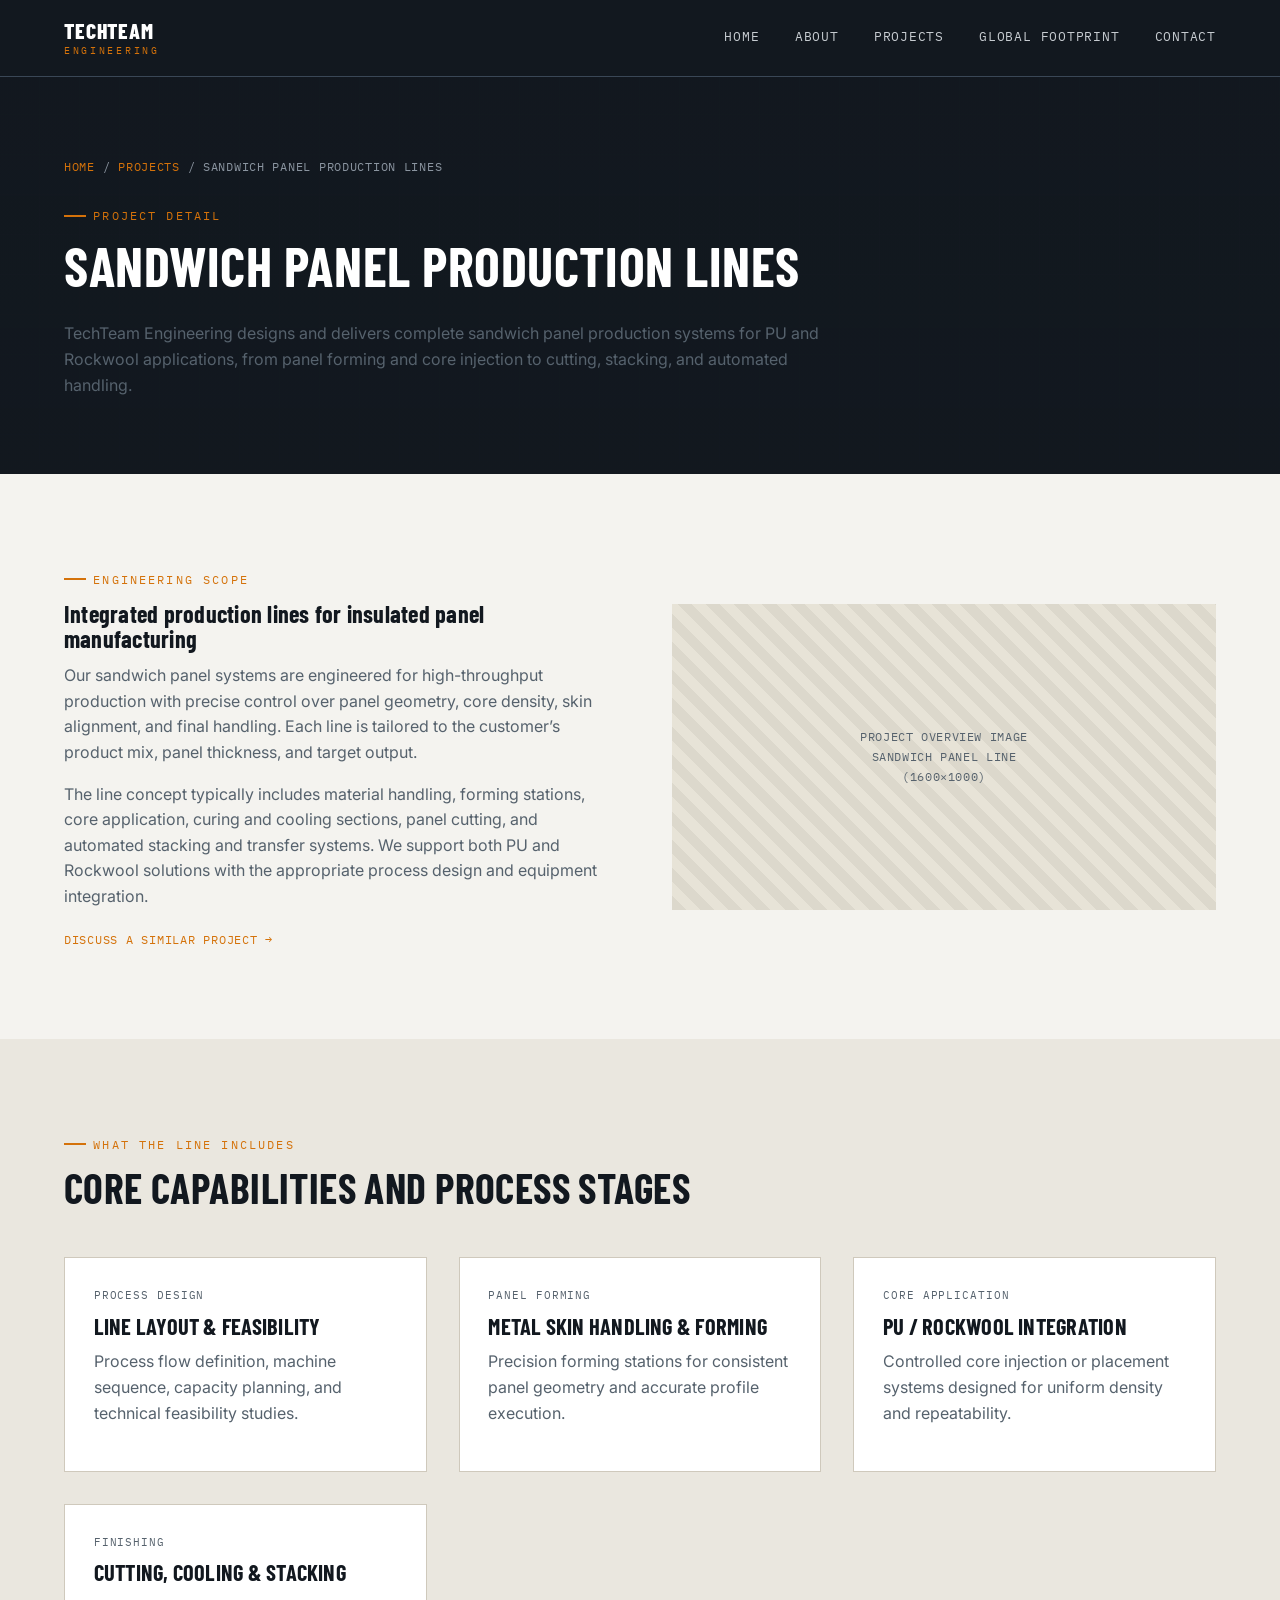
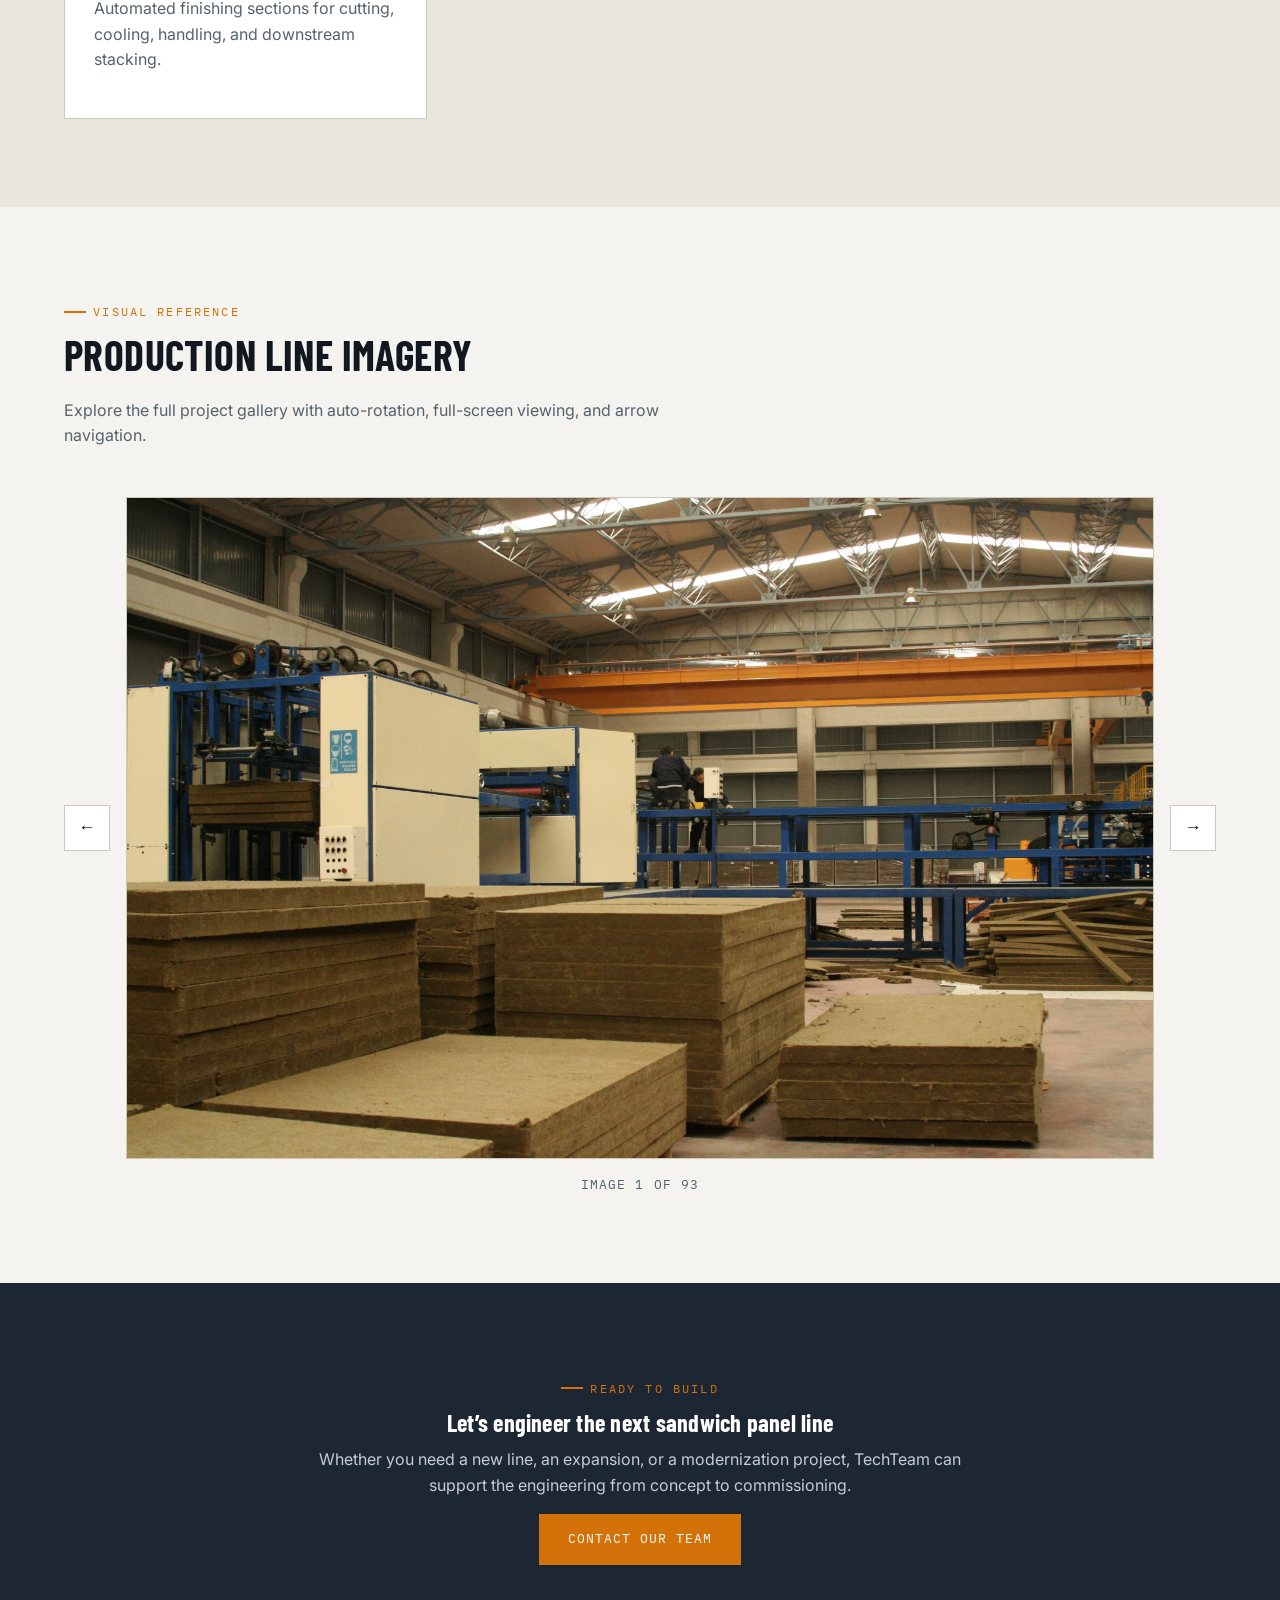
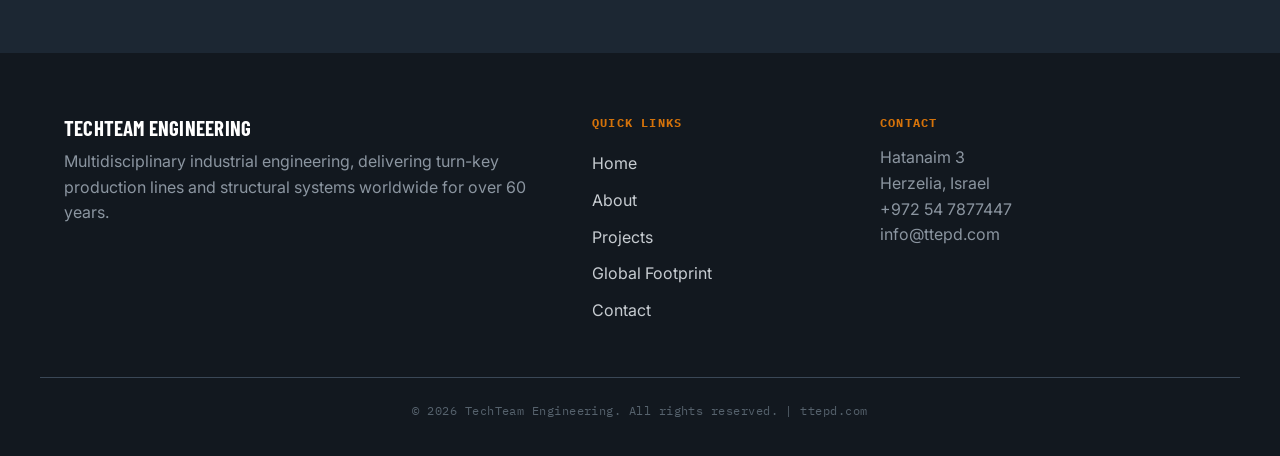
<file: sandwich-panel-production-lines.html>
<!DOCTYPE html>
<html lang="en">
<head>
<meta charset="UTF-8">
<meta name="viewport" content="width=device-width, initial-scale=1.0">
<title>Sandwich Panel Production Lines | TechTeam Engineering</title>
<meta name="description" content="Detail page for TechTeam Engineering's sandwich panel production line projects, covering engineering scope, line stages, and project imagery.">
<link rel="stylesheet" href="css/style.css">
</head>
<body>

<header class="site-header">
  <div class="container header-inner">
    <a href="index.html" class="logo">TECHTEAM<span>ENGINEERING</span></a>
    <nav class="site-nav" id="siteNav">
      <a href="index.html">Home</a>
      <a href="about.html">About</a>
      <a href="projects.html">Projects</a>
      <a href="global-footprint.html">Global Footprint</a>
      <a href="contact.html">Contact</a>
    </nav>
    <button class="nav-toggle" id="navToggle" aria-label="Toggle navigation" aria-expanded="false">
      <span></span><span></span><span></span>
    </button>
  </div>
</header>

<main>
  <section class="page-hero">
    <div class="container">
      <div class="breadcrumb"><a href="index.html">Home</a> / <a href="projects.html">Projects</a> / Sandwich Panel Production Lines</div>
      <span class="eyebrow">Project Detail</span>
      <h1>Sandwich Panel Production Lines</h1>
      <p class="lead" style="max-width:760px;">
        TechTeam Engineering designs and delivers complete sandwich panel production systems for PU and Rockwool
        applications, from panel forming and core injection to cutting, stacking, and automated handling.
      </p>
    </div>
  </section>

  <section id="overview">
    <div class="container split">
      <div>
        <span class="eyebrow">Engineering Scope</span>
        <h2>Integrated production lines for insulated panel manufacturing</h2>
        <p>
          Our sandwich panel systems are engineered for high-throughput production with precise control over panel
          geometry, core density, skin alignment, and final handling. Each line is tailored to the customer’s
          product mix, panel thickness, and target output.
        </p>
        <p>
          The line concept typically includes material handling, forming stations, core application, curing and
          cooling sections, panel cutting, and automated stacking and transfer systems. We support both PU and
          Rockwool solutions with the appropriate process design and equipment integration.
        </p>
        <a href="contact.html" class="card-link">Discuss a Similar Project →</a>
      </div>
      <div>
        <div class="placeholder-img wide blueprint-frame">
          <span>Project Overview Image<br>Sandwich Panel Line (1600×1000)</span>
        </div>
      </div>
    </div>
  </section>

  <section class="section-alt" id="capabilities">
    <div class="container">
      <div class="section-head">
        <span class="eyebrow">What the Line Includes</span>
        <h2>Core capabilities and process stages</h2>
      </div>
      <div class="card-grid">
        <div class="card">
          <div class="card-body">
            <span class="card-tag">Process Design</span>
            <h3>Line Layout &amp; Feasibility</h3>
            <p>Process flow definition, machine sequence, capacity planning, and technical feasibility studies.</p>
          </div>
        </div>
        <div class="card">
          <div class="card-body">
            <span class="card-tag">Panel Forming</span>
            <h3>Metal Skin Handling &amp; Forming</h3>
            <p>Precision forming stations for consistent panel geometry and accurate profile execution.</p>
          </div>
        </div>
        <div class="card">
          <div class="card-body">
            <span class="card-tag">Core Application</span>
            <h3>PU / Rockwool Integration</h3>
            <p>Controlled core injection or placement systems designed for uniform density and repeatability.</p>
          </div>
        </div>
        <div class="card">
          <div class="card-body">
            <span class="card-tag">Finishing</span>
            <h3>Cutting, Cooling &amp; Stacking</h3>
            <p>Automated finishing sections for cutting, cooling, handling, and downstream stacking.</p>
          </div>
        </div>
      </div>
    </div>
  </section>

  <section id="gallery">
    <div class="container">
      <div class="section-head">
        <span class="eyebrow">Visual Reference</span>
        <h2>Production line imagery</h2>
        <p>Explore the full project gallery with auto-rotation, full-screen viewing, and arrow navigation.</p>
      </div>

      <div class="slideshow-shell">
        <button class="slideshow-nav prev" type="button" aria-label="Previous image">←</button>
        <div class="slideshow-frame">
          <img id="projectSlide" src="images/PU_Rockwool_Sandvich_Panel_Line_Hero.jpg" alt="Sandwich panel production line image" class="slideshow-image">
        </div>
        <button class="slideshow-nav next" type="button" aria-label="Next image">→</button>
      </div>
      <div class="slideshow-caption" id="slideCaption">Project overview and production flow</div>
    </div>
  </section>

  <section class="section-dark">
    <div class="container text-center" style="max-width:720px;">
      <span class="eyebrow" style="justify-content:center;">Ready to Build</span>
      <h2>Let’s engineer the next sandwich panel line</h2>
      <p>Whether you need a new line, an expansion, or a modernization project, TechTeam can support the engineering from concept to commissioning.</p>
      <div class="center-actions">
        <a href="contact.html" class="btn btn-primary">Contact Our Team</a>
      </div>
    </div>
  </section>
</main>

<footer class="site-footer">
  <div class="container footer-inner">
    <div class="footer-col">
      <h3>TechTeam Engineering</h3>
      <p>Multidisciplinary industrial engineering, delivering turn-key production lines and structural systems worldwide for over 60 years.</p>
    </div>
    <div class="footer-col">
      <h4>Quick Links</h4>
      <a href="index.html">Home</a>
      <a href="about.html">About</a>
      <a href="projects.html">Projects</a>
      <a href="global-footprint.html">Global Footprint</a>
      <a href="contact.html">Contact</a>
    </div>
    <div class="footer-col">
      <h4>Contact</h4>
      <p>Hatanaim 3<br>
      Herzelia, Israel<br>
      +972 54 7877447<br>
      info@ttepd.com</p>
    </div>
  </div>
  <div class="footer-bottom">
    <p>&copy; 2026 TechTeam Engineering. All rights reserved. | ttepd.com</p>
  </div>
</footer>

<script src="js/script.js"></script>
<script src="js/sandwich-panel-images.js"></script>
<script>
  document.addEventListener('DOMContentLoaded', function () {
    var slideEl = document.getElementById('projectSlide');
    var captionEl = document.getElementById('slideCaption');
    var prevBtn = document.querySelector('.slideshow-nav.prev');
    var nextBtn = document.querySelector('.slideshow-nav.next');

    if (!slideEl || !captionEl || !window.sandwichPanelProjectImages || !window.sandwichPanelProjectImages.length) {
      return;
    }

    var currentIndex = 0;
    var slideInterval;

    function updateSlide(index) {
      currentIndex = (index + window.sandwichPanelProjectImages.length) % window.sandwichPanelProjectImages.length;
      slideEl.src = window.sandwichPanelProjectImages[currentIndex];
      captionEl.textContent = 'Image ' + (currentIndex + 1) + ' of ' + window.sandwichPanelProjectImages.length;
    }

    function startAutoRotate() {
      clearInterval(slideInterval);
      slideInterval = setInterval(function () {
        updateSlide(currentIndex + 1);
      }, 5000);
    }

    prevBtn && prevBtn.addEventListener('click', function () {
      updateSlide(currentIndex - 1);
      startAutoRotate();
    });

    nextBtn && nextBtn.addEventListener('click', function () {
      updateSlide(currentIndex + 1);
      startAutoRotate();
    });

    document.addEventListener('keydown', function (event) {
      if (event.key === 'ArrowLeft') {
        updateSlide(currentIndex - 1);
        startAutoRotate();
      }
      if (event.key === 'ArrowRight') {
        updateSlide(currentIndex + 1);
        startAutoRotate();
      }
    });

    updateSlide(0);
    startAutoRotate();
  });
</script>
</body>
</html>
</file>
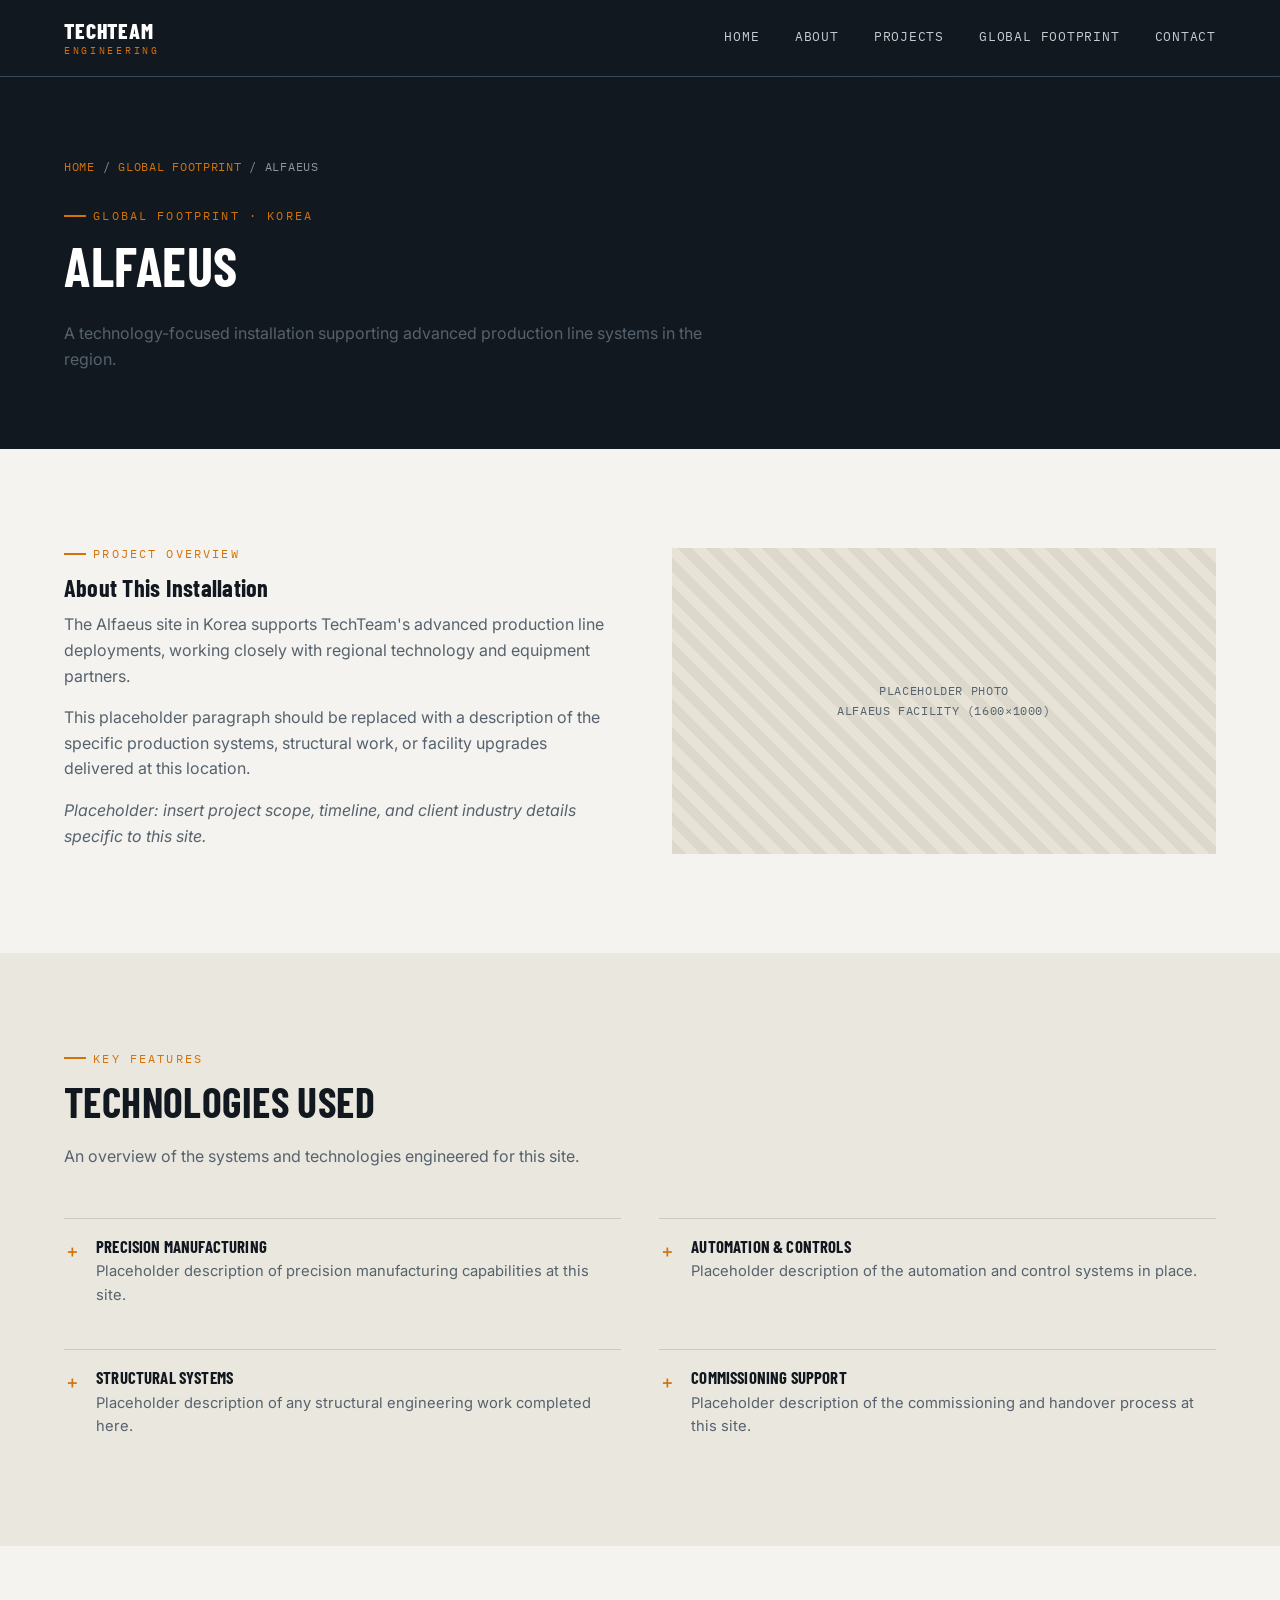
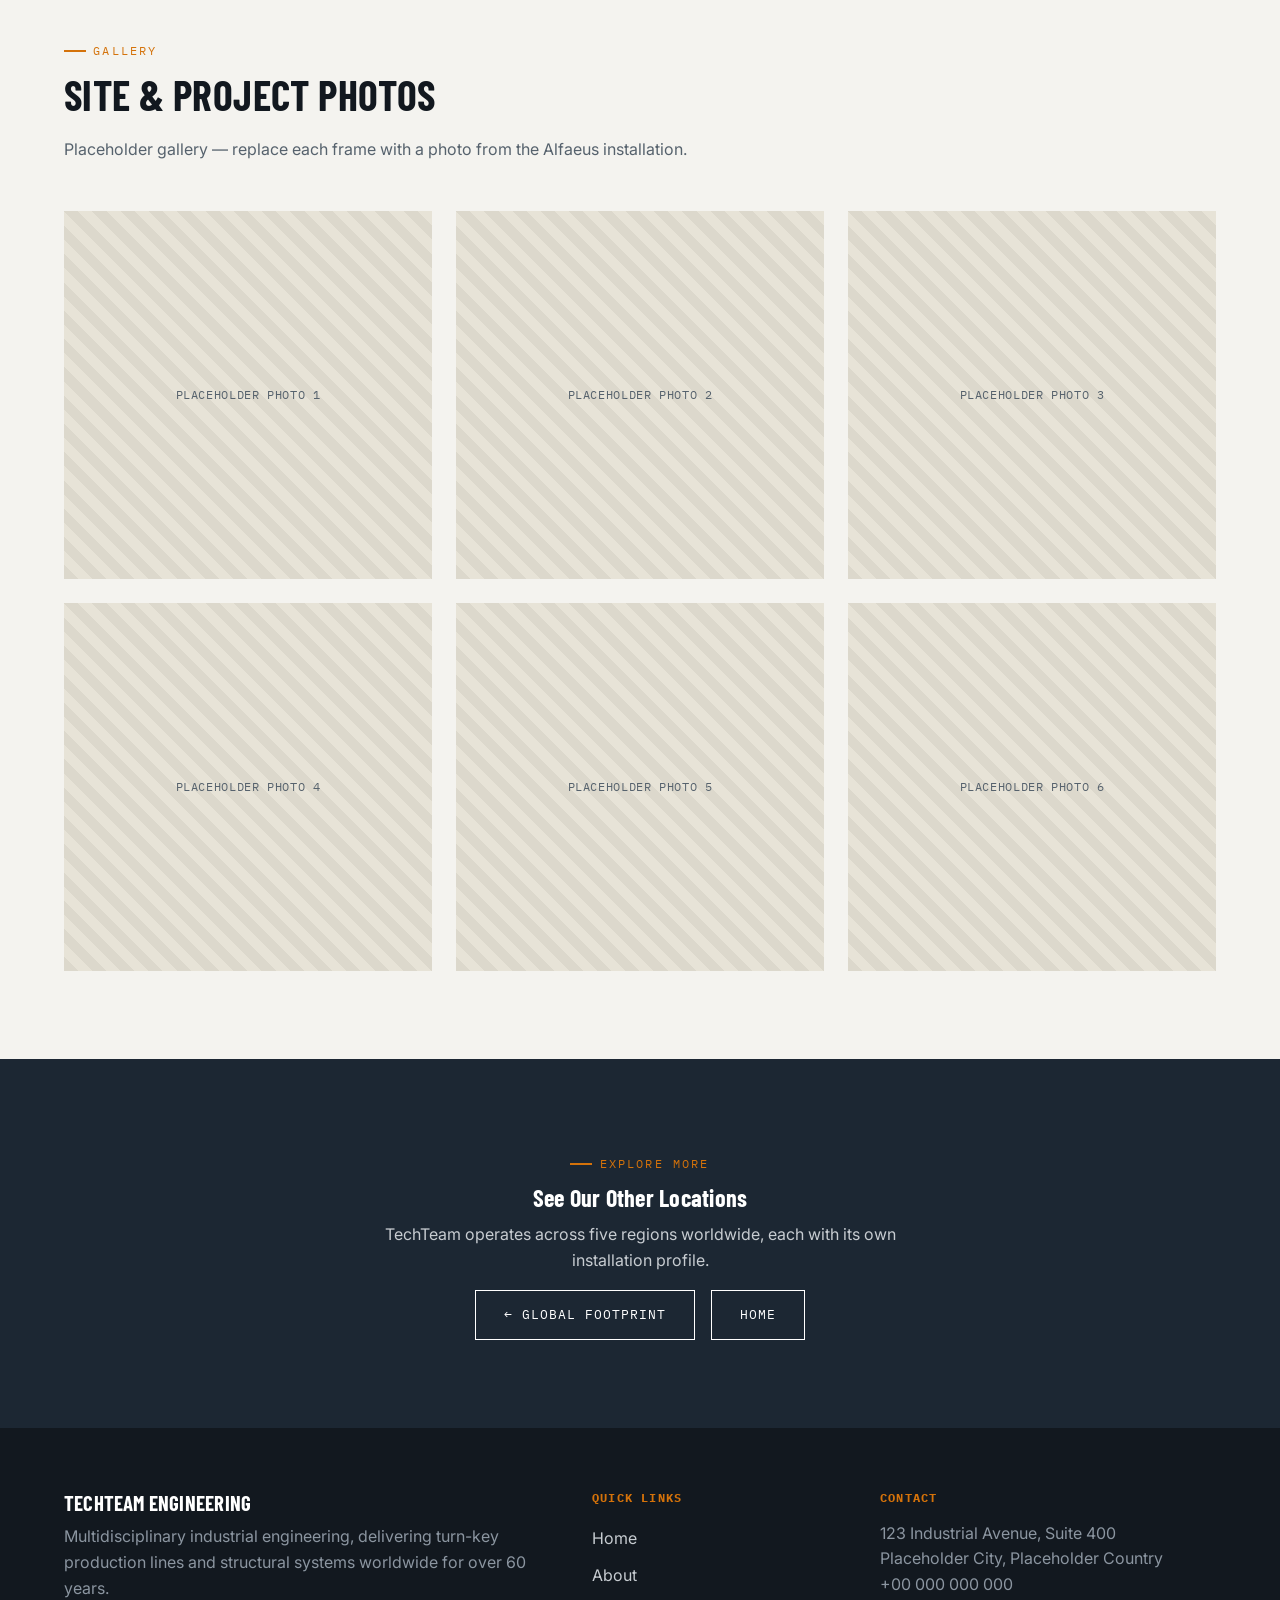
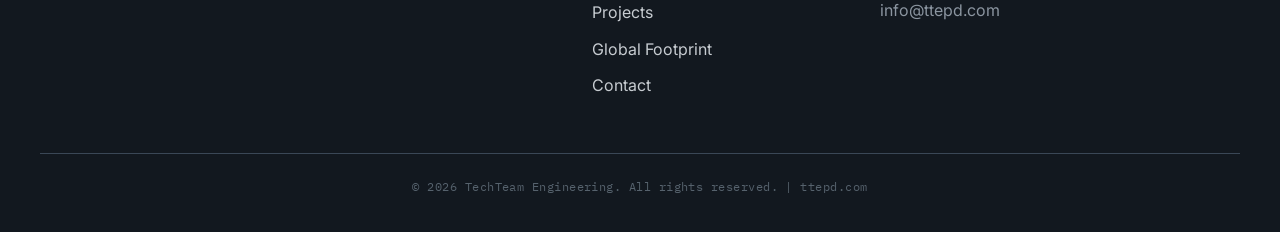
<file: locations/alfaeus-korea.html>
<!DOCTYPE html>
<html lang="en">
<head>
<meta charset="UTF-8">
<meta name="viewport" content="width=device-width, initial-scale=1.0">
<title>Alfaeus, Korea | Global Footprint | TechTeam Engineering</title>
<meta name="description" content="TechTeam Engineering's Alfaeus installation in Korea — project details, key technologies, and photos.">
<link rel="stylesheet" href="../css/style.css">
</head>
<body>

<!-- ============================= HEADER / NAV ============================= -->
<header class="site-header">
  <div class="container header-inner">
    <a href="../index.html" class="logo">TECHTEAM<span>ENGINEERING</span></a>
    <nav class="site-nav" id="siteNav">
      <a href="../index.html">Home</a>
      <a href="../about.html">About</a>
      <a href="../projects.html">Projects</a>
      <a href="../global-footprint.html">Global Footprint</a>
      <a href="../contact.html">Contact</a>
    </nav>
    <button class="nav-toggle" id="navToggle" aria-label="Toggle navigation" aria-expanded="false">
      <span></span><span></span><span></span>
    </button>
  </div>
</header>

<main>

  <!-- ============================= HERO SECTION ============================= -->
  <section class="page-hero">
    <div class="container">
      <div class="breadcrumb">
        <a href="../index.html">Home</a> / <a href="../global-footprint.html">Global Footprint</a> / Alfaeus
      </div>
      <span class="eyebrow">Global Footprint · Korea</span>
      <h1>Alfaeus</h1>
      <!-- Placeholder: replace with a one-line summary specific to this installation -->
      <p class="lead" style="max-width:640px;">A technology-focused installation supporting advanced production line systems in the region.</p>
    </div>
  </section>

  <!-- ============================= PROJECT DESCRIPTION ============================= -->
  <section>
    <div class="container split">
      <div>
        <span class="eyebrow">Project Overview</span>
        <h2>About This Installation</h2>
        <!-- Placeholder: replace with the full project description for Alfaeus, Korea -->
        <p>The Alfaeus site in Korea supports TechTeam's advanced production line deployments, working closely with regional technology and equipment partners.</p>
        <p>This placeholder paragraph should be replaced with a description of the specific production systems, structural work, or facility upgrades delivered at this location.</p>
        <!-- Placeholder: add scope details, timeline, client industry -->
        <p><em>Placeholder: insert project scope, timeline, and client industry details specific to this site.</em></p>
      </div>
      <div>
        <!-- Placeholder: replace with a hero photo of the Alfaeus facility -->
        <div class="placeholder-img wide blueprint-frame">
          <span>Placeholder Photo<br>Alfaeus Facility (1600×1000)</span>
        </div>
      </div>
    </div>
  </section>

  <!-- ============================= KEY FEATURES / TECHNOLOGIES ============================= -->
  <section class="section-alt">
    <div class="container">
      <div class="section-head">
        <span class="eyebrow">Key Features</span>
        <h2>Technologies Used</h2>
        <p>An overview of the systems and technologies engineered for this site.</p>
      </div>

      <div class="feature-list">
        <div class="feature-item">
          <span class="marker">＋</span>
          <div>
            <h4>Precision Manufacturing</h4>
            <!-- Placeholder: describe this feature/technology -->
            <p>Placeholder description of precision manufacturing capabilities at this site.</p>
          </div>
        </div>
        <div class="feature-item">
          <span class="marker">＋</span>
          <div>
            <h4>Automation &amp; Controls</h4>
            <!-- Placeholder: describe this feature/technology -->
            <p>Placeholder description of the automation and control systems in place.</p>
          </div>
        </div>
        <div class="feature-item">
          <span class="marker">＋</span>
          <div>
            <h4>Structural Systems</h4>
            <!-- Placeholder: describe this feature/technology -->
            <p>Placeholder description of any structural engineering work completed here.</p>
          </div>
        </div>
        <div class="feature-item">
          <span class="marker">＋</span>
          <div>
            <h4>Commissioning Support</h4>
            <!-- Placeholder: describe this feature/technology -->
            <p>Placeholder description of the commissioning and handover process at this site.</p>
          </div>
        </div>
      </div>
    </div>
  </section>

  <!-- ============================= PHOTO GALLERY ============================= -->
  <section>
    <div class="container">
      <div class="section-head">
        <span class="eyebrow">Gallery</span>
        <h2>Site &amp; Project Photos</h2>
        <p>Placeholder gallery — replace each frame with a photo from the Alfaeus installation.</p>
      </div>

      <div class="gallery-grid">
        <!-- Placeholder: gallery image 1 -->
        <div class="placeholder-img square blueprint-frame"><span>Placeholder Photo 1</span></div>
        <!-- Placeholder: gallery image 2 -->
        <div class="placeholder-img square blueprint-frame"><span>Placeholder Photo 2</span></div>
        <!-- Placeholder: gallery image 3 -->
        <div class="placeholder-img square blueprint-frame"><span>Placeholder Photo 3</span></div>
        <!-- Placeholder: gallery image 4 -->
        <div class="placeholder-img square blueprint-frame"><span>Placeholder Photo 4</span></div>
        <!-- Placeholder: gallery image 5 -->
        <div class="placeholder-img square blueprint-frame"><span>Placeholder Photo 5</span></div>
        <!-- Placeholder: gallery image 6 -->
        <div class="placeholder-img square blueprint-frame"><span>Placeholder Photo 6</span></div>
      </div>
    </div>
  </section>

  <!-- ============================= BACK LINKS ============================= -->
  <section class="section-dark">
    <div class="container text-center" style="max-width:640px;">
      <span class="eyebrow" style="justify-content:center;">Explore More</span>
      <h2>See Our Other Locations</h2>
      <p>TechTeam operates across five regions worldwide, each with its own installation profile.</p>
      <div class="center-actions">
        <a href="../global-footprint.html" class="btn btn-outline">← Global Footprint</a>
        <a href="../index.html" class="btn btn-outline">Home</a>
      </div>
    </div>
  </section>

</main>

<!-- ============================= FOOTER ============================= -->
<footer class="site-footer">
  <div class="container footer-inner">
    <div class="footer-col">
      <h3>TechTeam Engineering</h3>
      <!-- Placeholder: company blurb for footer -->
      <p>Multidisciplinary industrial engineering, delivering turn-key production lines and structural
      systems worldwide for over 60 years.</p>
    </div>
    <div class="footer-col">
      <h4>Quick Links</h4>
      <a href="../index.html">Home</a>
      <a href="../about.html">About</a>
      <a href="../projects.html">Projects</a>
      <a href="../global-footprint.html">Global Footprint</a>
      <a href="../contact.html">Contact</a>
    </div>
    <div class="footer-col">
      <h4>Contact</h4>
      <!-- Placeholder: replace with real contact info -->
      <p>123 Industrial Avenue, Suite 400<br>
      Placeholder City, Placeholder Country<br>
      +00 000 000 000<br>
      info@ttepd.com</p>
    </div>
  </div>
  <div class="footer-bottom">
    <p>&copy; 2026 TechTeam Engineering. All rights reserved. | ttepd.com</p>
  </div>
</footer>

<script src="../js/script.js"></script>
</body>
</html>
</file>
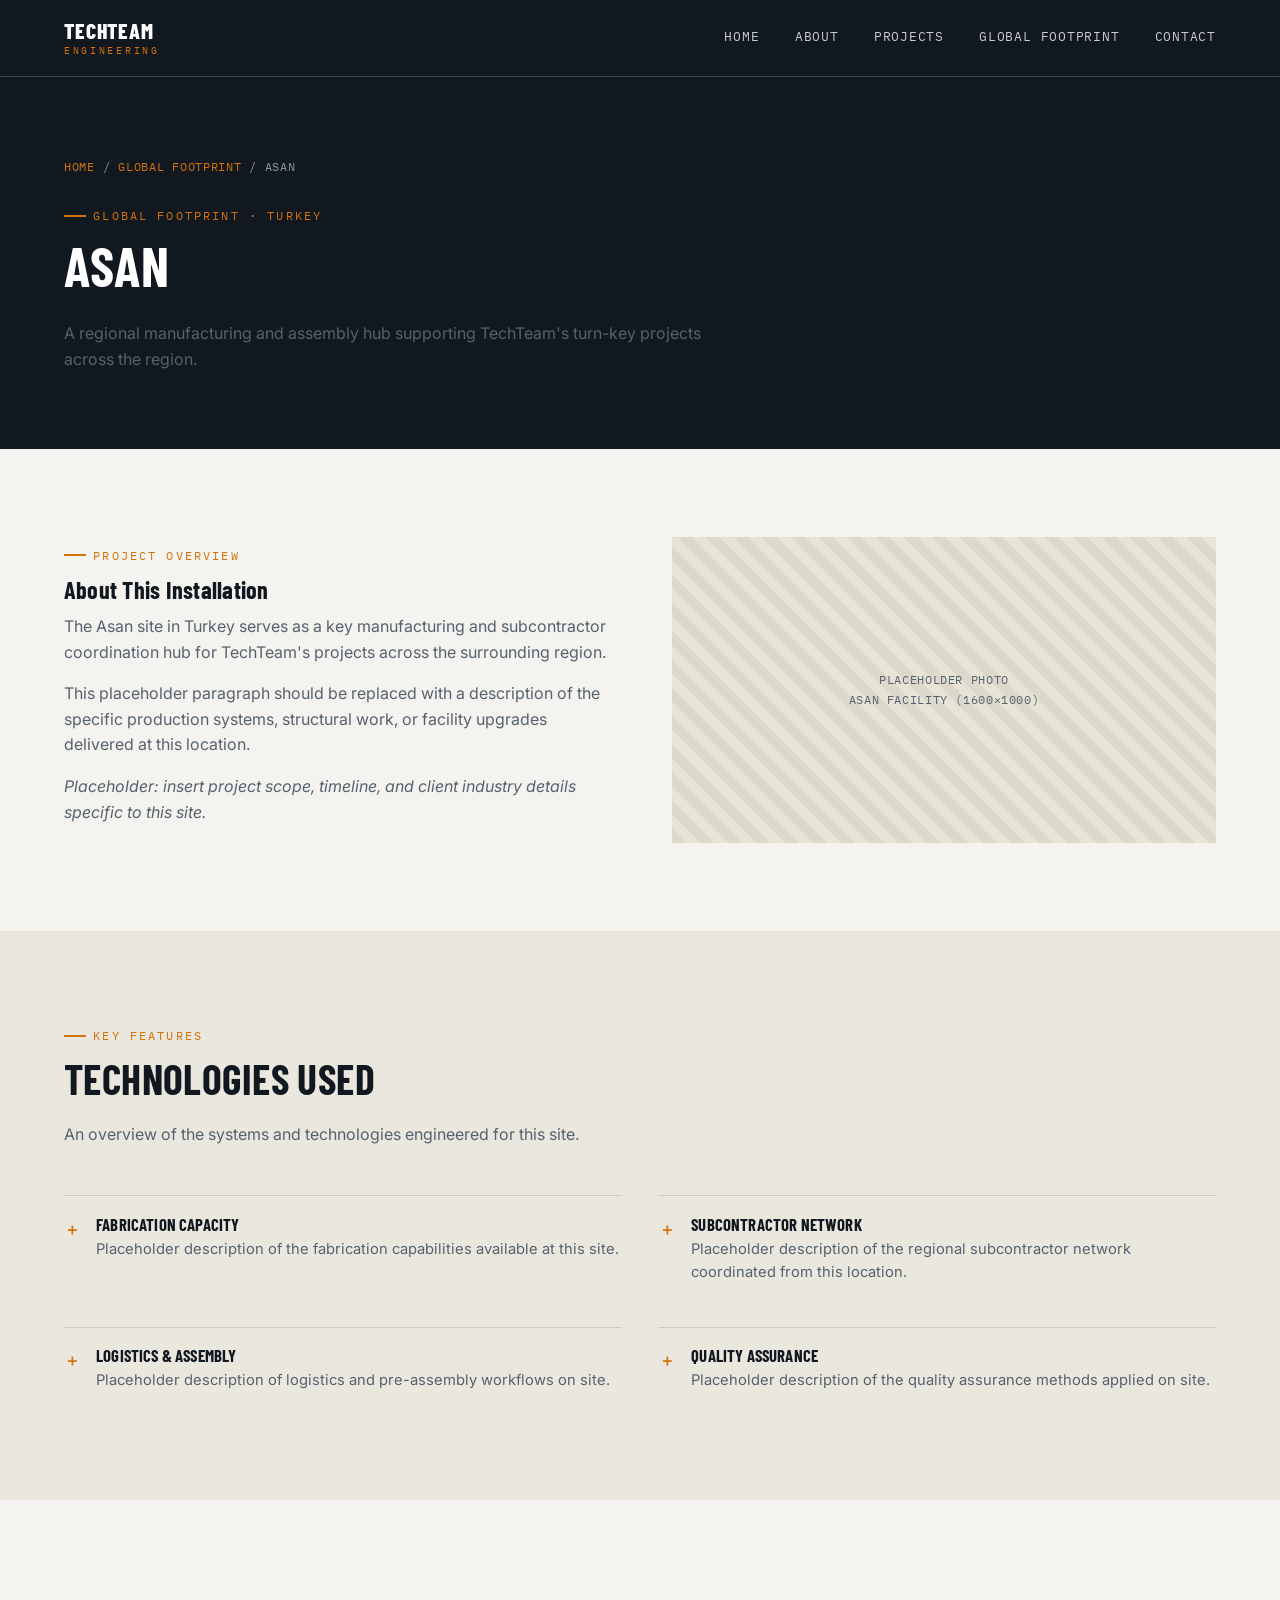
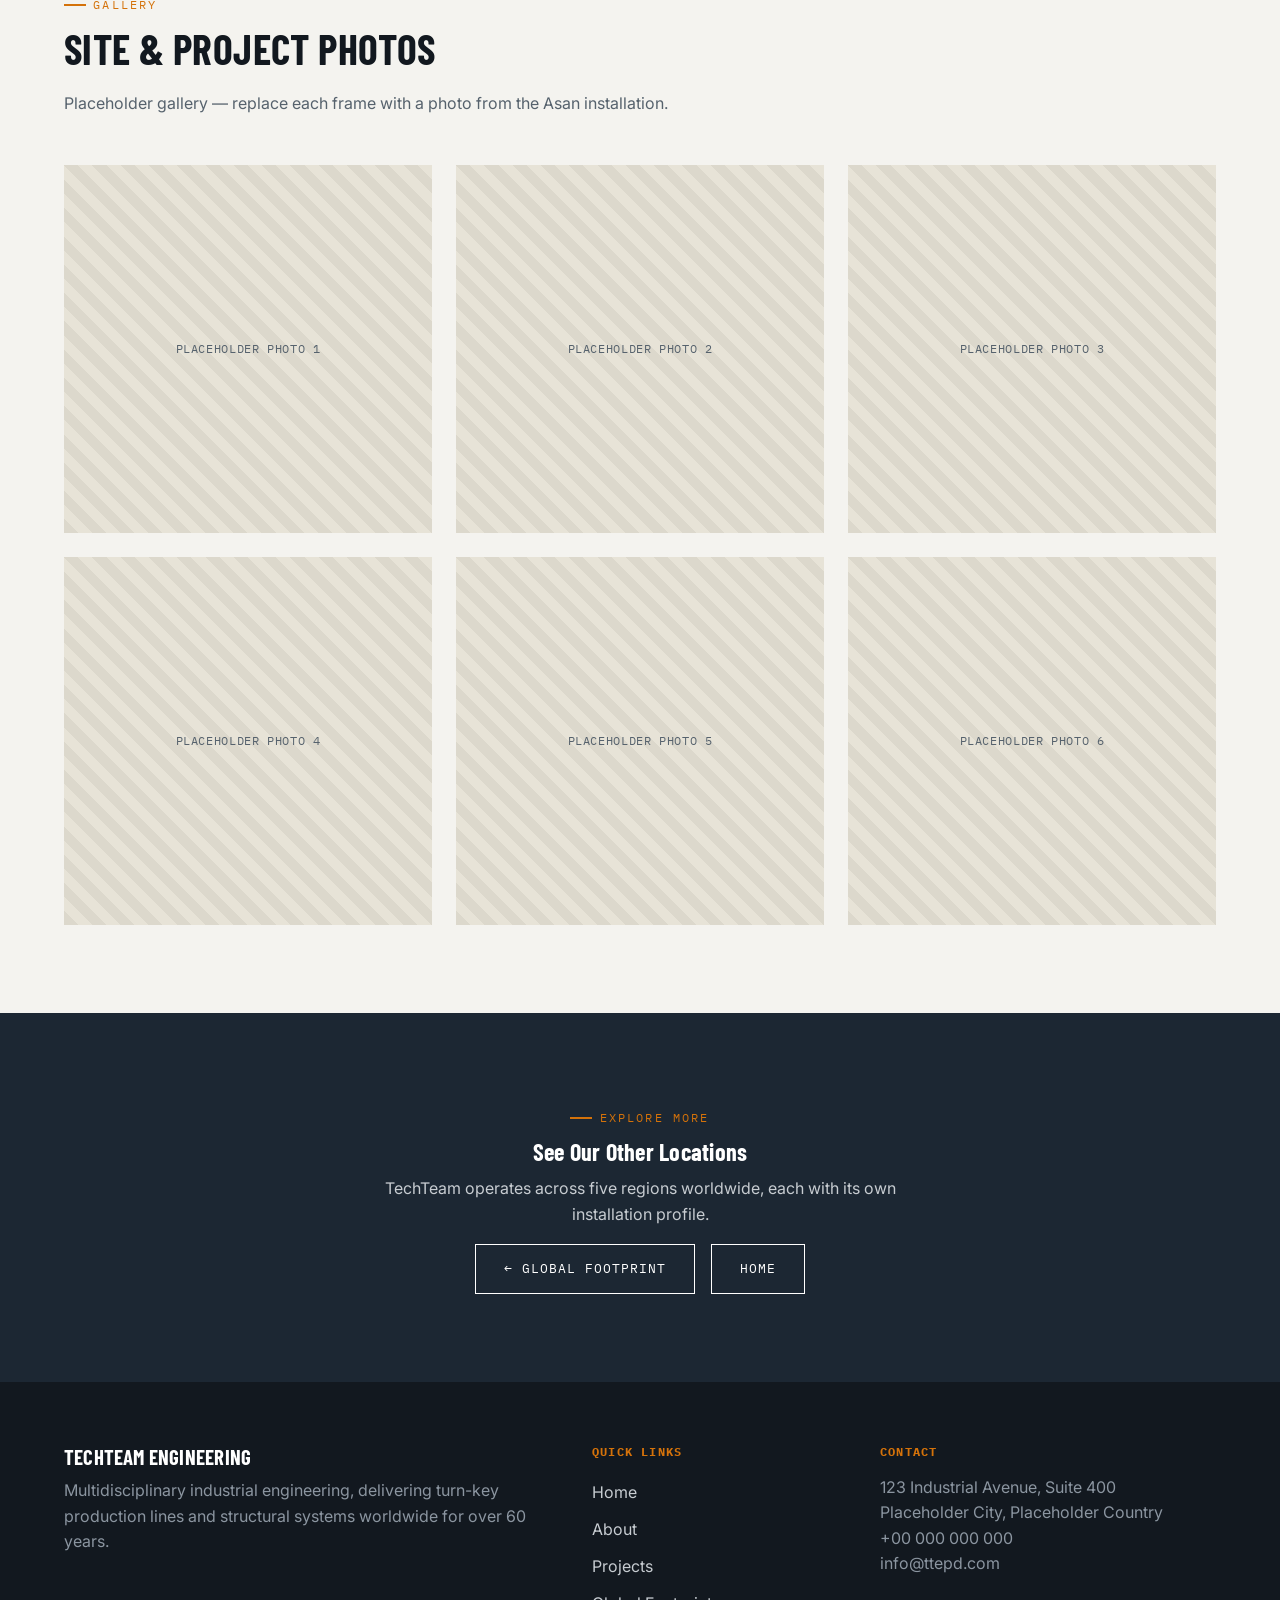
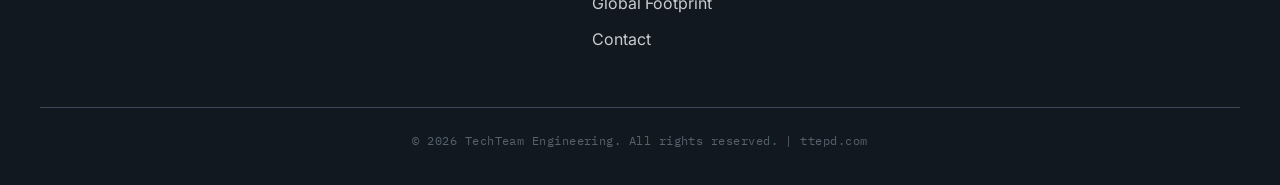
<file: locations/asan-turkey.html>
<!DOCTYPE html>
<html lang="en">
<head>
<meta charset="UTF-8">
<meta name="viewport" content="width=device-width, initial-scale=1.0">
<title>Asan, Turkey | Global Footprint | TechTeam Engineering</title>
<meta name="description" content="TechTeam Engineering's Asan installation in Turkey — project details, key technologies, and photos.">
<link rel="stylesheet" href="../css/style.css">
</head>
<body>

<!-- ============================= HEADER / NAV ============================= -->
<header class="site-header">
  <div class="container header-inner">
    <a href="../index.html" class="logo">TECHTEAM<span>ENGINEERING</span></a>
    <nav class="site-nav" id="siteNav">
      <a href="../index.html">Home</a>
      <a href="../about.html">About</a>
      <a href="../projects.html">Projects</a>
      <a href="../global-footprint.html">Global Footprint</a>
      <a href="../contact.html">Contact</a>
    </nav>
    <button class="nav-toggle" id="navToggle" aria-label="Toggle navigation" aria-expanded="false">
      <span></span><span></span><span></span>
    </button>
  </div>
</header>

<main>

  <!-- ============================= HERO SECTION ============================= -->
  <section class="page-hero">
    <div class="container">
      <div class="breadcrumb">
        <a href="../index.html">Home</a> / <a href="../global-footprint.html">Global Footprint</a> / Asan
      </div>
      <span class="eyebrow">Global Footprint · Turkey</span>
      <h1>Asan</h1>
      <!-- Placeholder: replace with a one-line summary specific to this installation -->
      <p class="lead" style="max-width:640px;">A regional manufacturing and assembly hub supporting TechTeam's turn-key projects across the region.</p>
    </div>
  </section>

  <!-- ============================= PROJECT DESCRIPTION ============================= -->
  <section>
    <div class="container split">
      <div>
        <span class="eyebrow">Project Overview</span>
        <h2>About This Installation</h2>
        <!-- Placeholder: replace with the full project description for Asan, Turkey -->
        <p>The Asan site in Turkey serves as a key manufacturing and subcontractor coordination hub for TechTeam's projects across the surrounding region.</p>
        <p>This placeholder paragraph should be replaced with a description of the specific production systems, structural work, or facility upgrades delivered at this location.</p>
        <!-- Placeholder: add scope details, timeline, client industry -->
        <p><em>Placeholder: insert project scope, timeline, and client industry details specific to this site.</em></p>
      </div>
      <div>
        <!-- Placeholder: replace with a hero photo of the Asan facility -->
        <div class="placeholder-img wide blueprint-frame">
          <span>Placeholder Photo<br>Asan Facility (1600×1000)</span>
        </div>
      </div>
    </div>
  </section>

  <!-- ============================= KEY FEATURES / TECHNOLOGIES ============================= -->
  <section class="section-alt">
    <div class="container">
      <div class="section-head">
        <span class="eyebrow">Key Features</span>
        <h2>Technologies Used</h2>
        <p>An overview of the systems and technologies engineered for this site.</p>
      </div>

      <div class="feature-list">
        <div class="feature-item">
          <span class="marker">＋</span>
          <div>
            <h4>Fabrication Capacity</h4>
            <!-- Placeholder: describe this feature/technology -->
            <p>Placeholder description of the fabrication capabilities available at this site.</p>
          </div>
        </div>
        <div class="feature-item">
          <span class="marker">＋</span>
          <div>
            <h4>Subcontractor Network</h4>
            <!-- Placeholder: describe this feature/technology -->
            <p>Placeholder description of the regional subcontractor network coordinated from this location.</p>
          </div>
        </div>
        <div class="feature-item">
          <span class="marker">＋</span>
          <div>
            <h4>Logistics &amp; Assembly</h4>
            <!-- Placeholder: describe this feature/technology -->
            <p>Placeholder description of logistics and pre-assembly workflows on site.</p>
          </div>
        </div>
        <div class="feature-item">
          <span class="marker">＋</span>
          <div>
            <h4>Quality Assurance</h4>
            <!-- Placeholder: describe this feature/technology -->
            <p>Placeholder description of the quality assurance methods applied on site.</p>
          </div>
        </div>
      </div>
    </div>
  </section>

  <!-- ============================= PHOTO GALLERY ============================= -->
  <section>
    <div class="container">
      <div class="section-head">
        <span class="eyebrow">Gallery</span>
        <h2>Site &amp; Project Photos</h2>
        <p>Placeholder gallery — replace each frame with a photo from the Asan installation.</p>
      </div>

      <div class="gallery-grid">
        <!-- Placeholder: gallery image 1 -->
        <div class="placeholder-img square blueprint-frame"><span>Placeholder Photo 1</span></div>
        <!-- Placeholder: gallery image 2 -->
        <div class="placeholder-img square blueprint-frame"><span>Placeholder Photo 2</span></div>
        <!-- Placeholder: gallery image 3 -->
        <div class="placeholder-img square blueprint-frame"><span>Placeholder Photo 3</span></div>
        <!-- Placeholder: gallery image 4 -->
        <div class="placeholder-img square blueprint-frame"><span>Placeholder Photo 4</span></div>
        <!-- Placeholder: gallery image 5 -->
        <div class="placeholder-img square blueprint-frame"><span>Placeholder Photo 5</span></div>
        <!-- Placeholder: gallery image 6 -->
        <div class="placeholder-img square blueprint-frame"><span>Placeholder Photo 6</span></div>
      </div>
    </div>
  </section>

  <!-- ============================= BACK LINKS ============================= -->
  <section class="section-dark">
    <div class="container text-center" style="max-width:640px;">
      <span class="eyebrow" style="justify-content:center;">Explore More</span>
      <h2>See Our Other Locations</h2>
      <p>TechTeam operates across five regions worldwide, each with its own installation profile.</p>
      <div class="center-actions">
        <a href="../global-footprint.html" class="btn btn-outline">← Global Footprint</a>
        <a href="../index.html" class="btn btn-outline">Home</a>
      </div>
    </div>
  </section>

</main>

<!-- ============================= FOOTER ============================= -->
<footer class="site-footer">
  <div class="container footer-inner">
    <div class="footer-col">
      <h3>TechTeam Engineering</h3>
      <!-- Placeholder: company blurb for footer -->
      <p>Multidisciplinary industrial engineering, delivering turn-key production lines and structural
      systems worldwide for over 60 years.</p>
    </div>
    <div class="footer-col">
      <h4>Quick Links</h4>
      <a href="../index.html">Home</a>
      <a href="../about.html">About</a>
      <a href="../projects.html">Projects</a>
      <a href="../global-footprint.html">Global Footprint</a>
      <a href="../contact.html">Contact</a>
    </div>
    <div class="footer-col">
      <h4>Contact</h4>
      <!-- Placeholder: replace with real contact info -->
      <p>123 Industrial Avenue, Suite 400<br>
      Placeholder City, Placeholder Country<br>
      +00 000 000 000<br>
      info@ttepd.com</p>
    </div>
  </div>
  <div class="footer-bottom">
    <p>&copy; 2026 TechTeam Engineering. All rights reserved. | ttepd.com</p>
  </div>
</footer>

<script src="../js/script.js"></script>
</body>
</html>
</file>
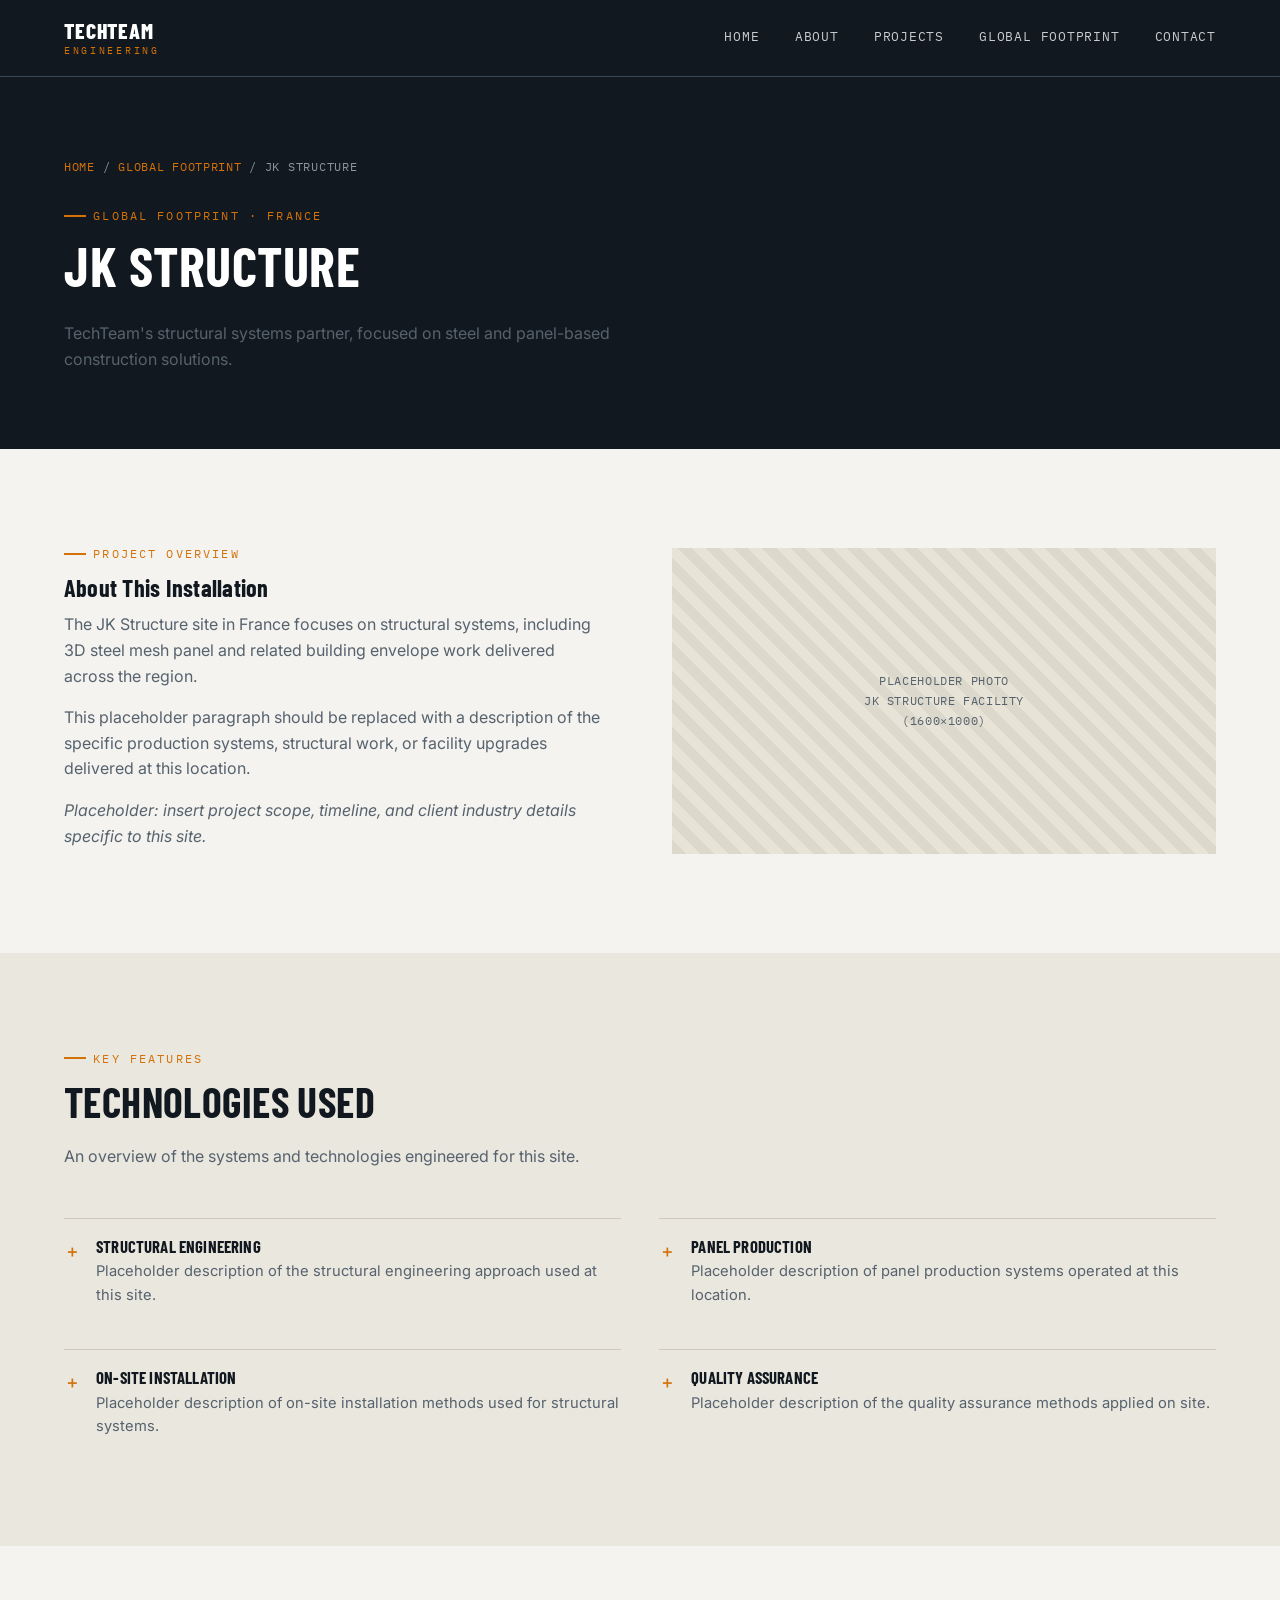
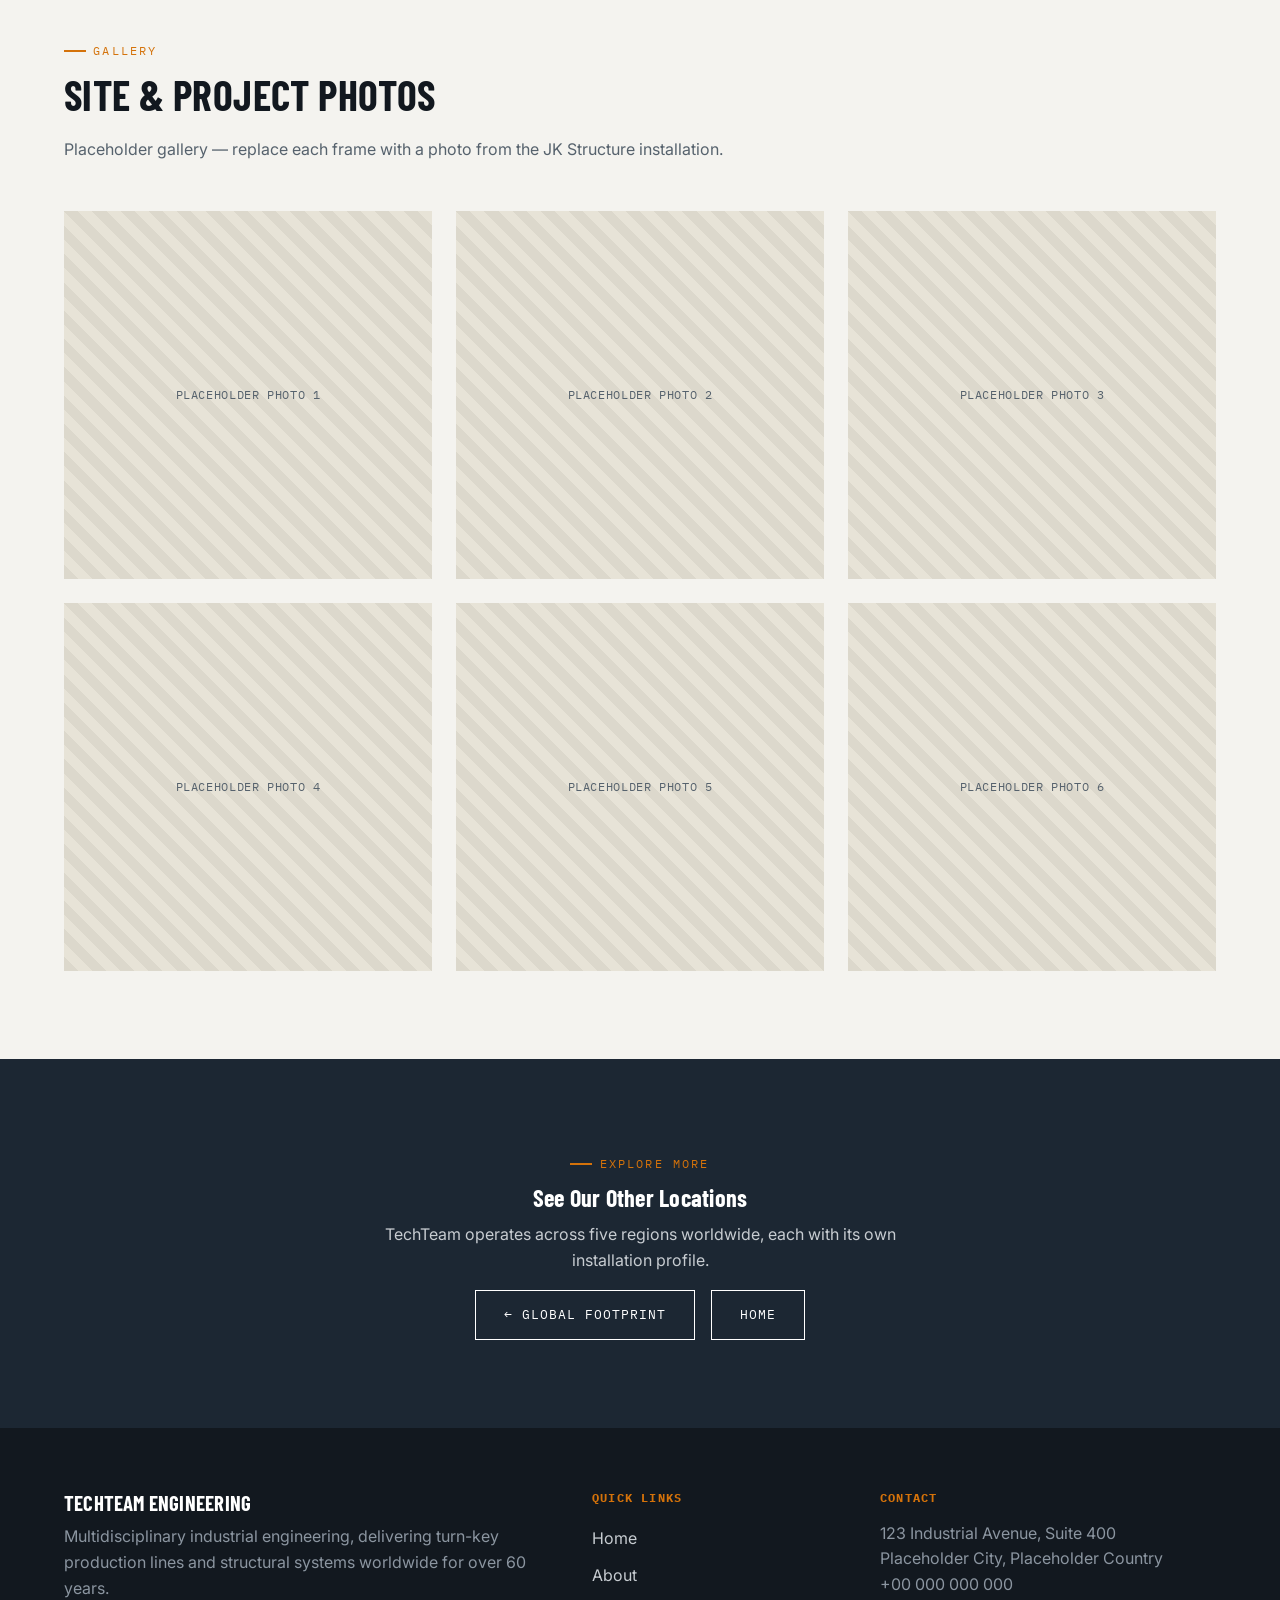
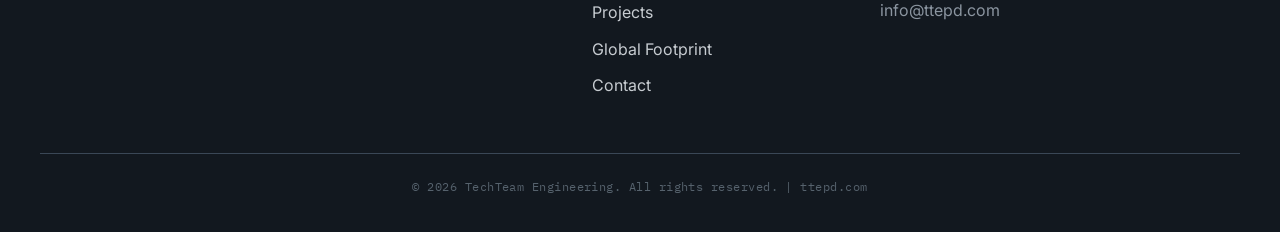
<file: locations/jk-structure-france.html>
<!DOCTYPE html>
<html lang="en">
<head>
<meta charset="UTF-8">
<meta name="viewport" content="width=device-width, initial-scale=1.0">
<title>JK Structure, France | Global Footprint | TechTeam Engineering</title>
<meta name="description" content="TechTeam Engineering's JK Structure installation in France — project details, key technologies, and photos.">
<link rel="stylesheet" href="../css/style.css">
</head>
<body>

<!-- ============================= HEADER / NAV ============================= -->
<header class="site-header">
  <div class="container header-inner">
    <a href="../index.html" class="logo">TECHTEAM<span>ENGINEERING</span></a>
    <nav class="site-nav" id="siteNav">
      <a href="../index.html">Home</a>
      <a href="../about.html">About</a>
      <a href="../projects.html">Projects</a>
      <a href="../global-footprint.html">Global Footprint</a>
      <a href="../contact.html">Contact</a>
    </nav>
    <button class="nav-toggle" id="navToggle" aria-label="Toggle navigation" aria-expanded="false">
      <span></span><span></span><span></span>
    </button>
  </div>
</header>

<main>

  <!-- ============================= HERO SECTION ============================= -->
  <section class="page-hero">
    <div class="container">
      <div class="breadcrumb">
        <a href="../index.html">Home</a> / <a href="../global-footprint.html">Global Footprint</a> / JK Structure
      </div>
      <span class="eyebrow">Global Footprint · France</span>
      <h1>JK Structure</h1>
      <!-- Placeholder: replace with a one-line summary specific to this installation -->
      <p class="lead" style="max-width:640px;">TechTeam's structural systems partner, focused on steel and panel-based construction solutions.</p>
    </div>
  </section>

  <!-- ============================= PROJECT DESCRIPTION ============================= -->
  <section>
    <div class="container split">
      <div>
        <span class="eyebrow">Project Overview</span>
        <h2>About This Installation</h2>
        <!-- Placeholder: replace with the full project description for JK Structure, France -->
        <p>The JK Structure site in France focuses on structural systems, including 3D steel mesh panel and related building envelope work delivered across the region.</p>
        <p>This placeholder paragraph should be replaced with a description of the specific production systems, structural work, or facility upgrades delivered at this location.</p>
        <!-- Placeholder: add scope details, timeline, client industry -->
        <p><em>Placeholder: insert project scope, timeline, and client industry details specific to this site.</em></p>
      </div>
      <div>
        <!-- Placeholder: replace with a hero photo of the JK Structure facility -->
        <div class="placeholder-img wide blueprint-frame">
          <span>Placeholder Photo<br>JK Structure Facility (1600×1000)</span>
        </div>
      </div>
    </div>
  </section>

  <!-- ============================= KEY FEATURES / TECHNOLOGIES ============================= -->
  <section class="section-alt">
    <div class="container">
      <div class="section-head">
        <span class="eyebrow">Key Features</span>
        <h2>Technologies Used</h2>
        <p>An overview of the systems and technologies engineered for this site.</p>
      </div>

      <div class="feature-list">
        <div class="feature-item">
          <span class="marker">＋</span>
          <div>
            <h4>Structural Engineering</h4>
            <!-- Placeholder: describe this feature/technology -->
            <p>Placeholder description of the structural engineering approach used at this site.</p>
          </div>
        </div>
        <div class="feature-item">
          <span class="marker">＋</span>
          <div>
            <h4>Panel Production</h4>
            <!-- Placeholder: describe this feature/technology -->
            <p>Placeholder description of panel production systems operated at this location.</p>
          </div>
        </div>
        <div class="feature-item">
          <span class="marker">＋</span>
          <div>
            <h4>On-Site Installation</h4>
            <!-- Placeholder: describe this feature/technology -->
            <p>Placeholder description of on-site installation methods used for structural systems.</p>
          </div>
        </div>
        <div class="feature-item">
          <span class="marker">＋</span>
          <div>
            <h4>Quality Assurance</h4>
            <!-- Placeholder: describe this feature/technology -->
            <p>Placeholder description of the quality assurance methods applied on site.</p>
          </div>
        </div>
      </div>
    </div>
  </section>

  <!-- ============================= PHOTO GALLERY ============================= -->
  <section>
    <div class="container">
      <div class="section-head">
        <span class="eyebrow">Gallery</span>
        <h2>Site &amp; Project Photos</h2>
        <p>Placeholder gallery — replace each frame with a photo from the JK Structure installation.</p>
      </div>

      <div class="gallery-grid">
        <!-- Placeholder: gallery image 1 -->
        <div class="placeholder-img square blueprint-frame"><span>Placeholder Photo 1</span></div>
        <!-- Placeholder: gallery image 2 -->
        <div class="placeholder-img square blueprint-frame"><span>Placeholder Photo 2</span></div>
        <!-- Placeholder: gallery image 3 -->
        <div class="placeholder-img square blueprint-frame"><span>Placeholder Photo 3</span></div>
        <!-- Placeholder: gallery image 4 -->
        <div class="placeholder-img square blueprint-frame"><span>Placeholder Photo 4</span></div>
        <!-- Placeholder: gallery image 5 -->
        <div class="placeholder-img square blueprint-frame"><span>Placeholder Photo 5</span></div>
        <!-- Placeholder: gallery image 6 -->
        <div class="placeholder-img square blueprint-frame"><span>Placeholder Photo 6</span></div>
      </div>
    </div>
  </section>

  <!-- ============================= BACK LINKS ============================= -->
  <section class="section-dark">
    <div class="container text-center" style="max-width:640px;">
      <span class="eyebrow" style="justify-content:center;">Explore More</span>
      <h2>See Our Other Locations</h2>
      <p>TechTeam operates across five regions worldwide, each with its own installation profile.</p>
      <div class="center-actions">
        <a href="../global-footprint.html" class="btn btn-outline">← Global Footprint</a>
        <a href="../index.html" class="btn btn-outline">Home</a>
      </div>
    </div>
  </section>

</main>

<!-- ============================= FOOTER ============================= -->
<footer class="site-footer">
  <div class="container footer-inner">
    <div class="footer-col">
      <h3>TechTeam Engineering</h3>
      <!-- Placeholder: company blurb for footer -->
      <p>Multidisciplinary industrial engineering, delivering turn-key production lines and structural
      systems worldwide for over 60 years.</p>
    </div>
    <div class="footer-col">
      <h4>Quick Links</h4>
      <a href="../index.html">Home</a>
      <a href="../about.html">About</a>
      <a href="../projects.html">Projects</a>
      <a href="../global-footprint.html">Global Footprint</a>
      <a href="../contact.html">Contact</a>
    </div>
    <div class="footer-col">
      <h4>Contact</h4>
      <!-- Placeholder: replace with real contact info -->
      <p>123 Industrial Avenue, Suite 400<br>
      Placeholder City, Placeholder Country<br>
      +00 000 000 000<br>
      info@ttepd.com</p>
    </div>
  </div>
  <div class="footer-bottom">
    <p>&copy; 2026 TechTeam Engineering. All rights reserved. | ttepd.com</p>
  </div>
</footer>

<script src="../js/script.js"></script>
</body>
</html>
</file>
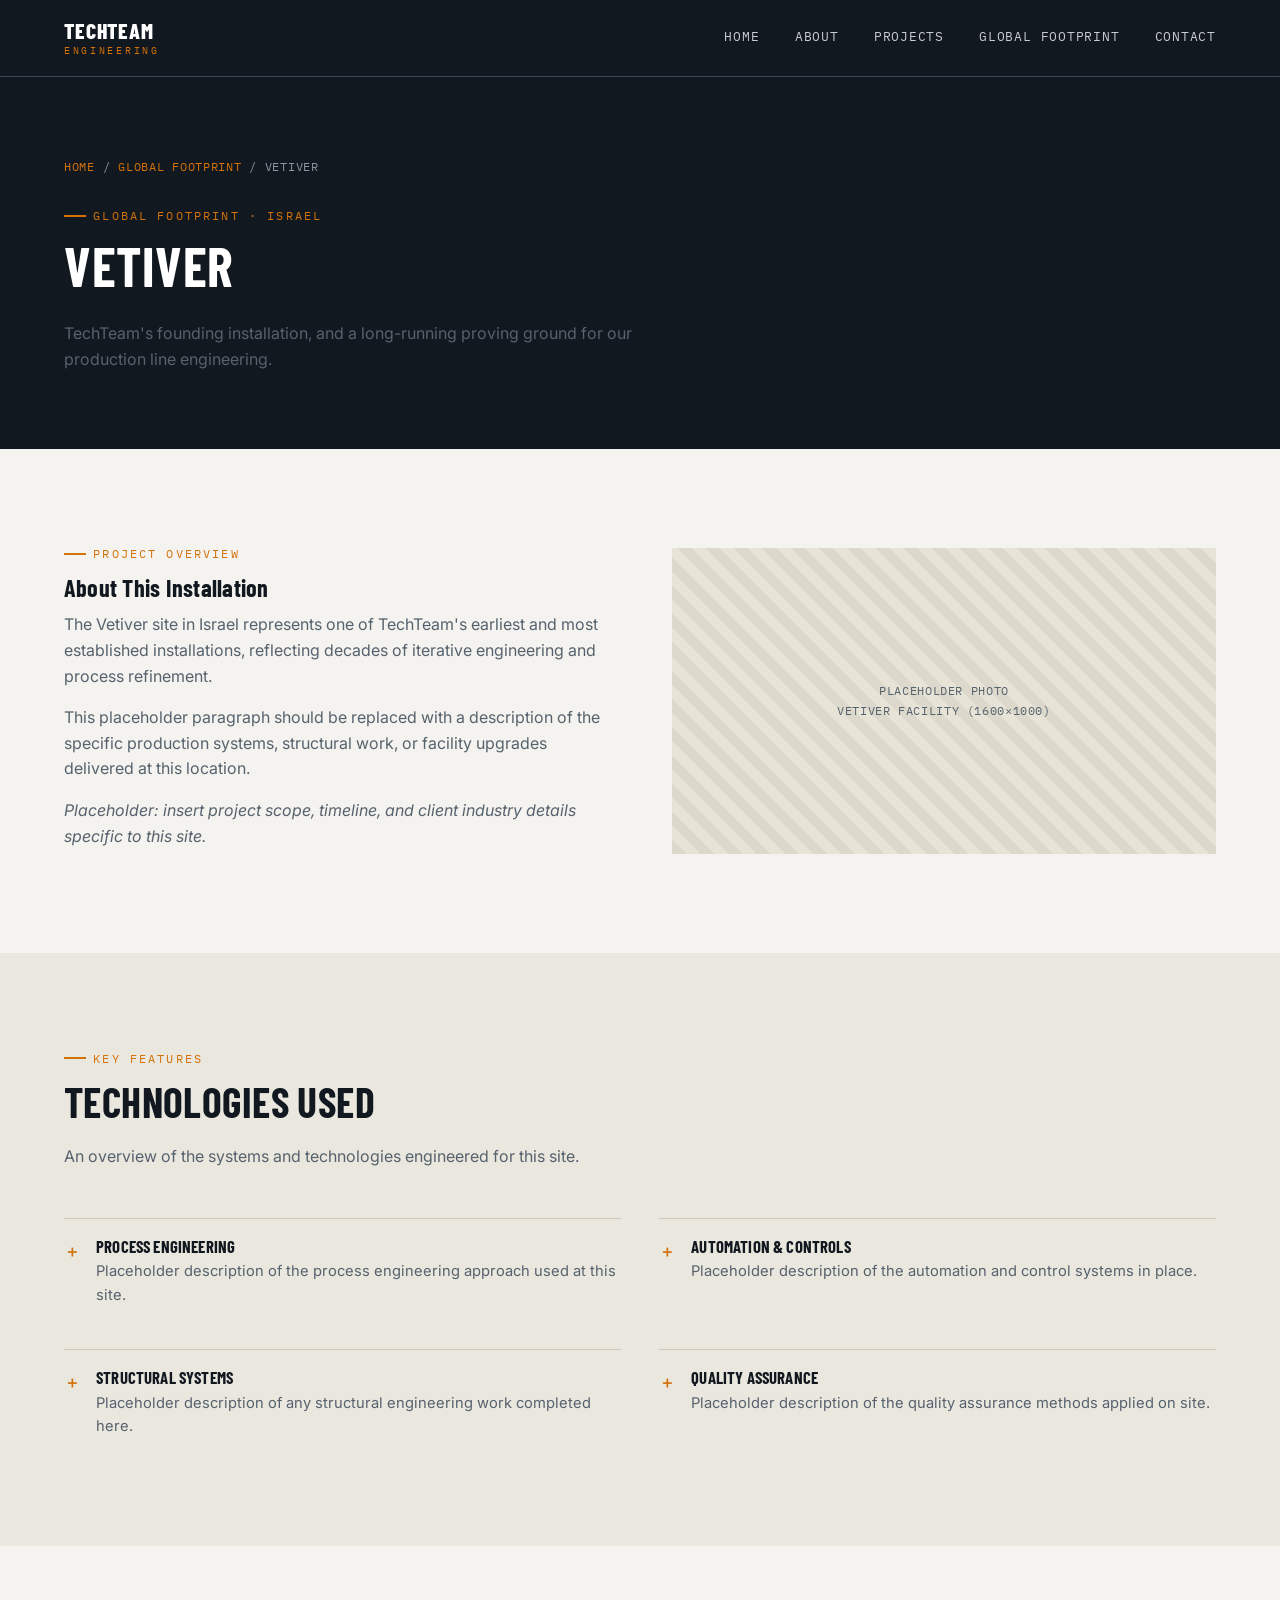
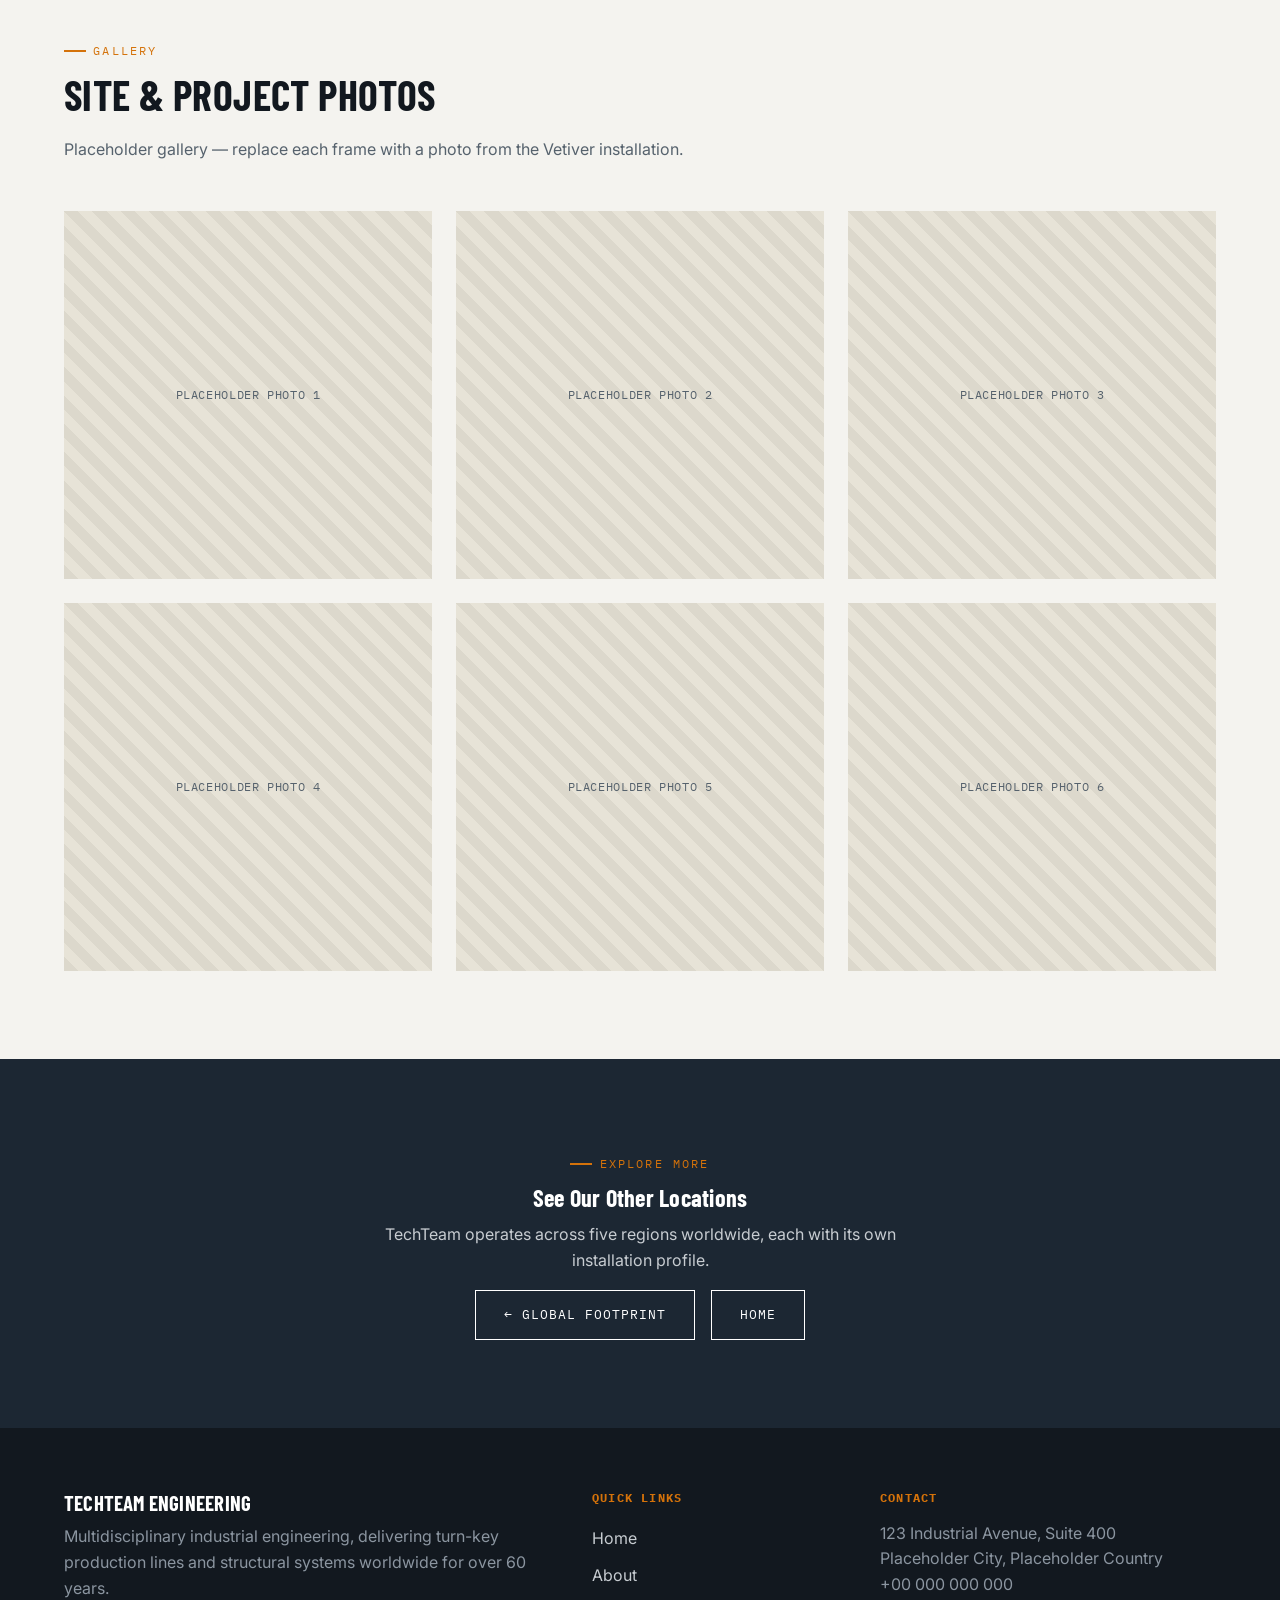
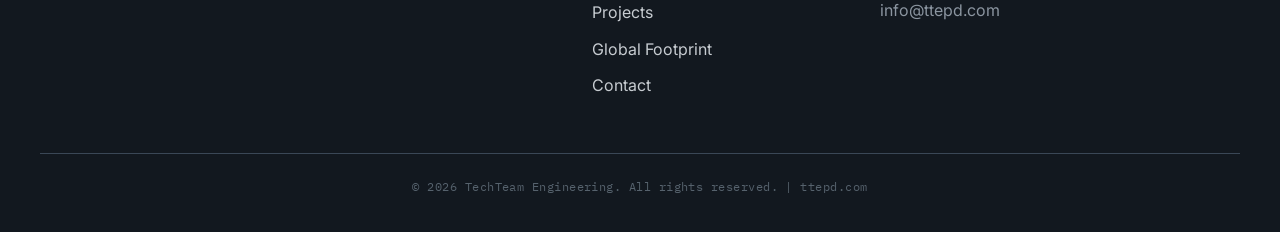
<file: locations/vetiver-israel.html>
<!DOCTYPE html>
<html lang="en">
<head>
<meta charset="UTF-8">
<meta name="viewport" content="width=device-width, initial-scale=1.0">
<title>Vetiver, Israel | Global Footprint | TechTeam Engineering</title>
<meta name="description" content="TechTeam Engineering's Vetiver installation in Israel — project details, key technologies, and photos.">
<link rel="stylesheet" href="../css/style.css">
</head>
<body>

<!-- ============================= HEADER / NAV ============================= -->
<header class="site-header">
  <div class="container header-inner">
    <a href="../index.html" class="logo">TECHTEAM<span>ENGINEERING</span></a>
    <nav class="site-nav" id="siteNav">
      <a href="../index.html">Home</a>
      <a href="../about.html">About</a>
      <a href="../projects.html">Projects</a>
      <a href="../global-footprint.html">Global Footprint</a>
      <a href="../contact.html">Contact</a>
    </nav>
    <button class="nav-toggle" id="navToggle" aria-label="Toggle navigation" aria-expanded="false">
      <span></span><span></span><span></span>
    </button>
  </div>
</header>

<main>

  <!-- ============================= HERO SECTION ============================= -->
  <section class="page-hero">
    <div class="container">
      <div class="breadcrumb">
        <a href="../index.html">Home</a> / <a href="../global-footprint.html">Global Footprint</a> / Vetiver
      </div>
      <span class="eyebrow">Global Footprint · Israel</span>
      <h1>Vetiver</h1>
      <!-- Placeholder: replace with a one-line summary specific to this installation -->
      <p class="lead" style="max-width:640px;">TechTeam's founding installation, and a long-running proving ground for our production line engineering.</p>
    </div>
  </section>

  <!-- ============================= PROJECT DESCRIPTION ============================= -->
  <section>
    <div class="container split">
      <div>
        <span class="eyebrow">Project Overview</span>
        <h2>About This Installation</h2>
        <!-- Placeholder: replace with the full project description for Vetiver, Israel -->
        <p>The Vetiver site in Israel represents one of TechTeam's earliest and most established installations, reflecting decades of iterative engineering and process refinement.</p>
        <p>This placeholder paragraph should be replaced with a description of the specific production systems, structural work, or facility upgrades delivered at this location.</p>
        <!-- Placeholder: add scope details, timeline, client industry -->
        <p><em>Placeholder: insert project scope, timeline, and client industry details specific to this site.</em></p>
      </div>
      <div>
        <!-- Placeholder: replace with a hero photo of the Vetiver facility -->
        <div class="placeholder-img wide blueprint-frame">
          <span>Placeholder Photo<br>Vetiver Facility (1600×1000)</span>
        </div>
      </div>
    </div>
  </section>

  <!-- ============================= KEY FEATURES / TECHNOLOGIES ============================= -->
  <section class="section-alt">
    <div class="container">
      <div class="section-head">
        <span class="eyebrow">Key Features</span>
        <h2>Technologies Used</h2>
        <p>An overview of the systems and technologies engineered for this site.</p>
      </div>

      <div class="feature-list">
        <div class="feature-item">
          <span class="marker">＋</span>
          <div>
            <h4>Process Engineering</h4>
            <!-- Placeholder: describe this feature/technology -->
            <p>Placeholder description of the process engineering approach used at this site.</p>
          </div>
        </div>
        <div class="feature-item">
          <span class="marker">＋</span>
          <div>
            <h4>Automation &amp; Controls</h4>
            <!-- Placeholder: describe this feature/technology -->
            <p>Placeholder description of the automation and control systems in place.</p>
          </div>
        </div>
        <div class="feature-item">
          <span class="marker">＋</span>
          <div>
            <h4>Structural Systems</h4>
            <!-- Placeholder: describe this feature/technology -->
            <p>Placeholder description of any structural engineering work completed here.</p>
          </div>
        </div>
        <div class="feature-item">
          <span class="marker">＋</span>
          <div>
            <h4>Quality Assurance</h4>
            <!-- Placeholder: describe this feature/technology -->
            <p>Placeholder description of the quality assurance methods applied on site.</p>
          </div>
        </div>
      </div>
    </div>
  </section>

  <!-- ============================= PHOTO GALLERY ============================= -->
  <section>
    <div class="container">
      <div class="section-head">
        <span class="eyebrow">Gallery</span>
        <h2>Site &amp; Project Photos</h2>
        <p>Placeholder gallery — replace each frame with a photo from the Vetiver installation.</p>
      </div>

      <div class="gallery-grid">
        <!-- Placeholder: gallery image 1 -->
        <div class="placeholder-img square blueprint-frame"><span>Placeholder Photo 1</span></div>
        <!-- Placeholder: gallery image 2 -->
        <div class="placeholder-img square blueprint-frame"><span>Placeholder Photo 2</span></div>
        <!-- Placeholder: gallery image 3 -->
        <div class="placeholder-img square blueprint-frame"><span>Placeholder Photo 3</span></div>
        <!-- Placeholder: gallery image 4 -->
        <div class="placeholder-img square blueprint-frame"><span>Placeholder Photo 4</span></div>
        <!-- Placeholder: gallery image 5 -->
        <div class="placeholder-img square blueprint-frame"><span>Placeholder Photo 5</span></div>
        <!-- Placeholder: gallery image 6 -->
        <div class="placeholder-img square blueprint-frame"><span>Placeholder Photo 6</span></div>
      </div>
    </div>
  </section>

  <!-- ============================= BACK LINKS ============================= -->
  <section class="section-dark">
    <div class="container text-center" style="max-width:640px;">
      <span class="eyebrow" style="justify-content:center;">Explore More</span>
      <h2>See Our Other Locations</h2>
      <p>TechTeam operates across five regions worldwide, each with its own installation profile.</p>
      <div class="center-actions">
        <a href="../global-footprint.html" class="btn btn-outline">← Global Footprint</a>
        <a href="../index.html" class="btn btn-outline">Home</a>
      </div>
    </div>
  </section>

</main>

<!-- ============================= FOOTER ============================= -->
<footer class="site-footer">
  <div class="container footer-inner">
    <div class="footer-col">
      <h3>TechTeam Engineering</h3>
      <!-- Placeholder: company blurb for footer -->
      <p>Multidisciplinary industrial engineering, delivering turn-key production lines and structural
      systems worldwide for over 60 years.</p>
    </div>
    <div class="footer-col">
      <h4>Quick Links</h4>
      <a href="../index.html">Home</a>
      <a href="../about.html">About</a>
      <a href="../projects.html">Projects</a>
      <a href="../global-footprint.html">Global Footprint</a>
      <a href="../contact.html">Contact</a>
    </div>
    <div class="footer-col">
      <h4>Contact</h4>
      <!-- Placeholder: replace with real contact info -->
      <p>123 Industrial Avenue, Suite 400<br>
      Placeholder City, Placeholder Country<br>
      +00 000 000 000<br>
      info@ttepd.com</p>
    </div>
  </div>
  <div class="footer-bottom">
    <p>&copy; 2026 TechTeam Engineering. All rights reserved. | ttepd.com</p>
  </div>
</footer>

<script src="../js/script.js"></script>
</body>
</html>
</file>
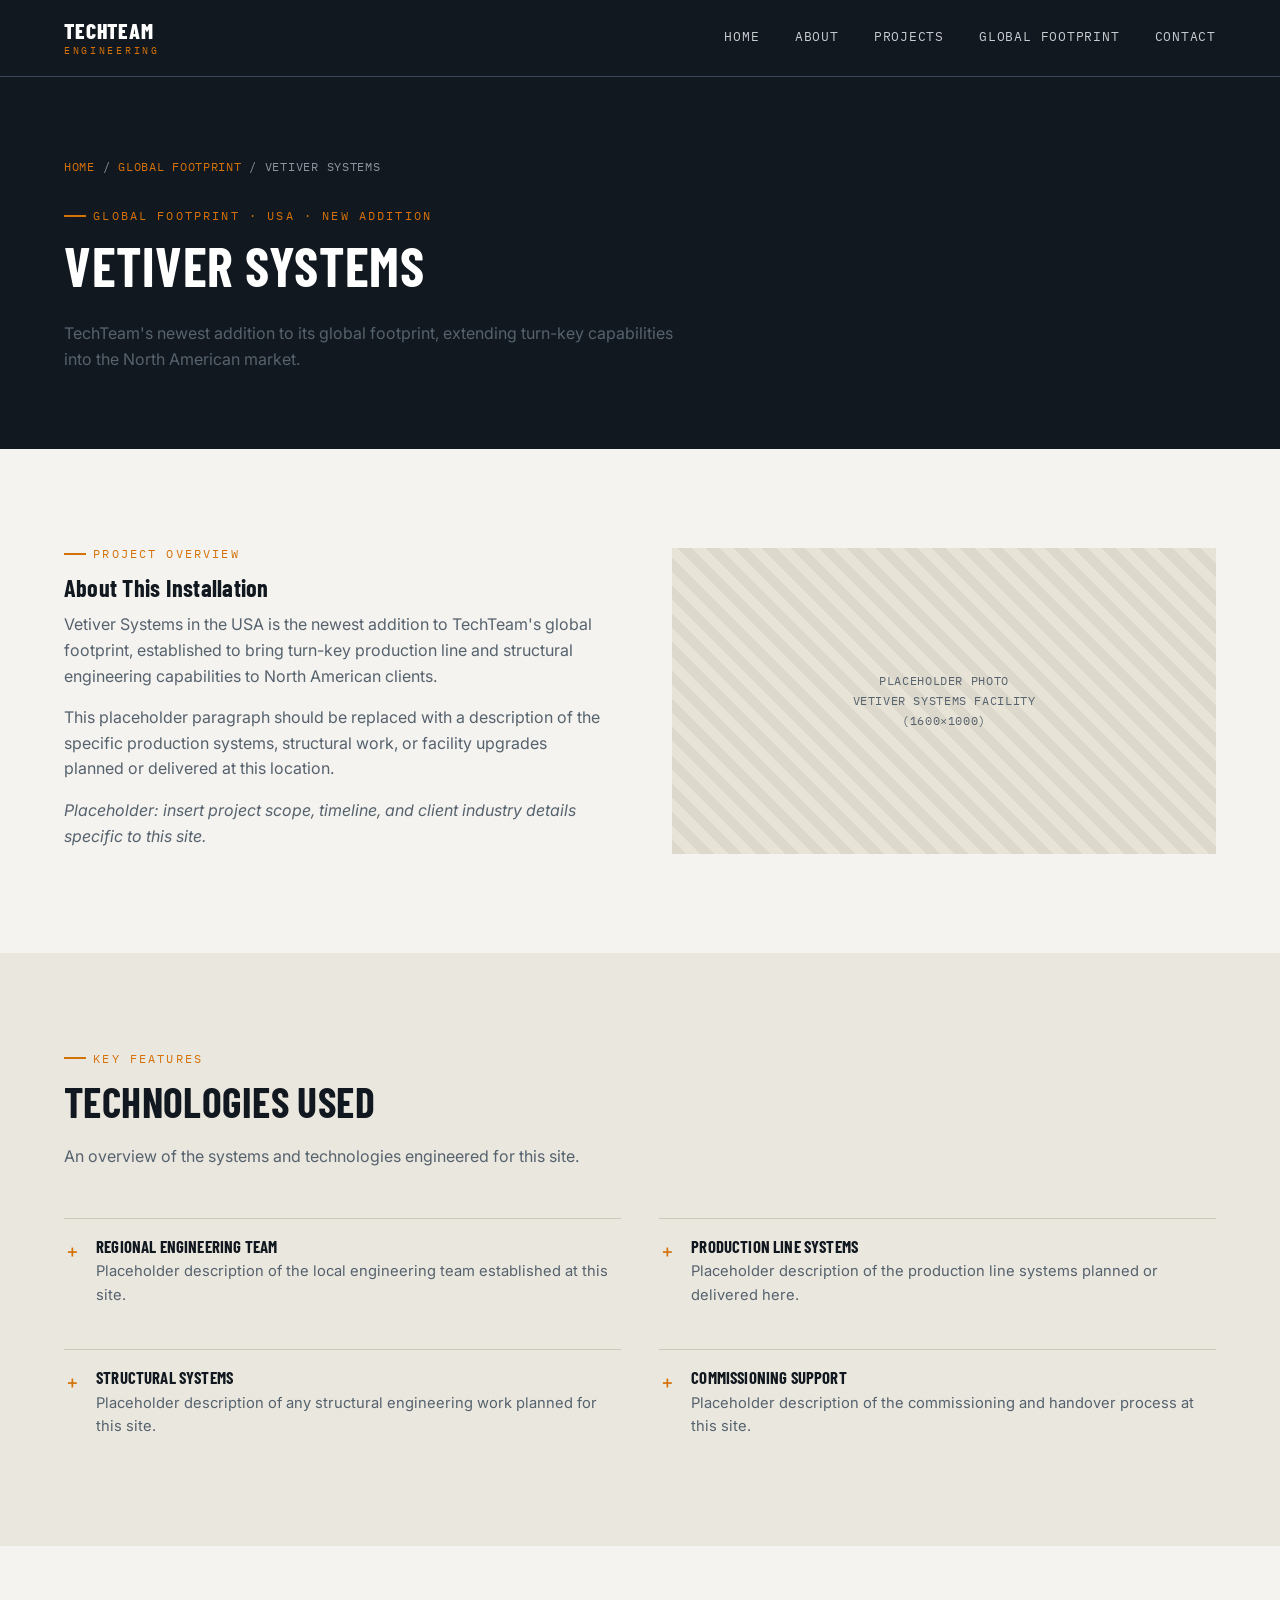
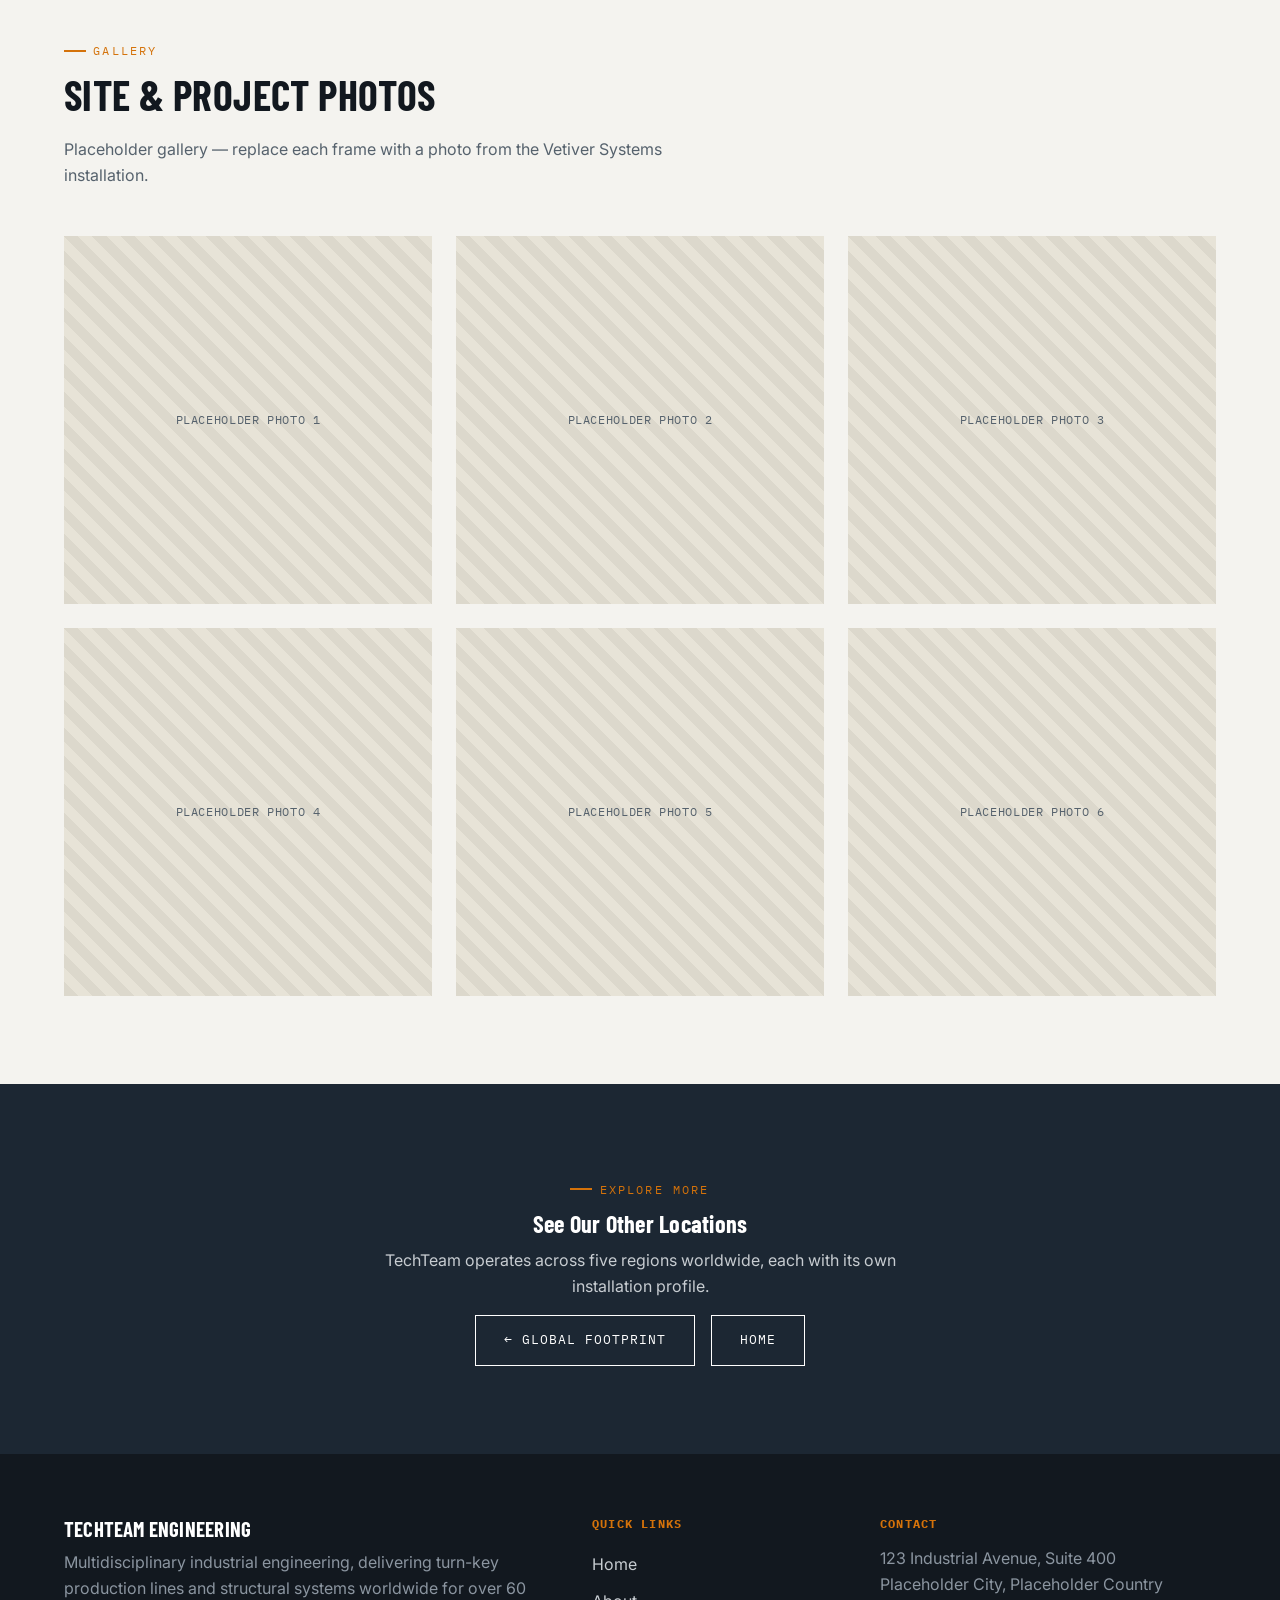
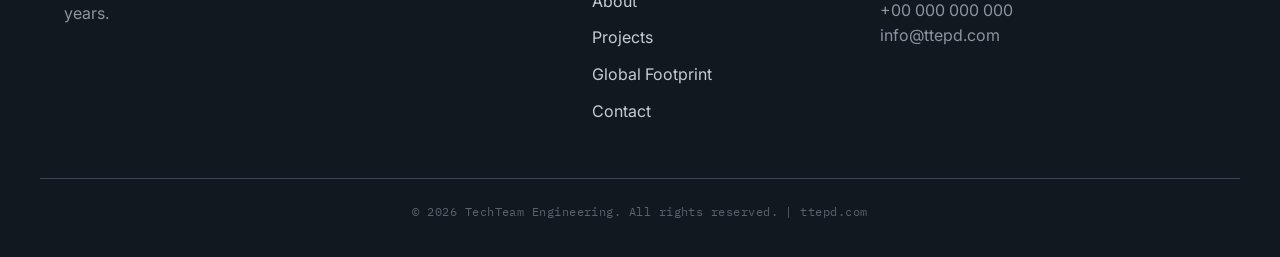
<file: locations/vetiver-usa.html>
<!DOCTYPE html>
<html lang="en">
<head>
<meta charset="UTF-8">
<meta name="viewport" content="width=device-width, initial-scale=1.0">
<title>Vetiver Systems, USA | Global Footprint | TechTeam Engineering</title>
<meta name="description" content="TechTeam Engineering's Vetiver Systems installation in USA — project details, key technologies, and photos.">
<link rel="stylesheet" href="../css/style.css">
</head>
<body>

<!-- ============================= HEADER / NAV ============================= -->
<header class="site-header">
  <div class="container header-inner">
    <a href="../index.html" class="logo">TECHTEAM<span>ENGINEERING</span></a>
    <nav class="site-nav" id="siteNav">
      <a href="../index.html">Home</a>
      <a href="../about.html">About</a>
      <a href="../projects.html">Projects</a>
      <a href="../global-footprint.html">Global Footprint</a>
      <a href="../contact.html">Contact</a>
    </nav>
    <button class="nav-toggle" id="navToggle" aria-label="Toggle navigation" aria-expanded="false">
      <span></span><span></span><span></span>
    </button>
  </div>
</header>

<main>

  <!-- ============================= HERO SECTION ============================= -->
  <section class="page-hero">
    <div class="container">
      <div class="breadcrumb">
        <a href="../index.html">Home</a> / <a href="../global-footprint.html">Global Footprint</a> / Vetiver Systems
      </div>
      <span class="eyebrow">Global Footprint · USA · New Addition</span>
      <h1>Vetiver Systems</h1>
      <!-- Placeholder: replace with a one-line summary specific to this installation -->
      <p class="lead" style="max-width:640px;">TechTeam's newest addition to its global footprint, extending turn-key capabilities into the North American market.</p>
    </div>
  </section>

  <!-- ============================= PROJECT DESCRIPTION ============================= -->
  <section>
    <div class="container split">
      <div>
        <span class="eyebrow">Project Overview</span>
        <h2>About This Installation</h2>
        <!-- Placeholder: replace with the full project description for Vetiver Systems, USA -->
        <p>Vetiver Systems in the USA is the newest addition to TechTeam's global footprint, established to bring turn-key production line and structural engineering capabilities to North American clients.</p>
        <p>This placeholder paragraph should be replaced with a description of the specific production systems, structural work, or facility upgrades planned or delivered at this location.</p>
        <!-- Placeholder: add scope details, timeline, client industry -->
        <p><em>Placeholder: insert project scope, timeline, and client industry details specific to this site.</em></p>
      </div>
      <div>
        <!-- Placeholder: replace with a hero photo of the Vetiver Systems facility -->
        <div class="placeholder-img wide blueprint-frame">
          <span>Placeholder Photo<br>Vetiver Systems Facility (1600×1000)</span>
        </div>
      </div>
    </div>
  </section>

  <!-- ============================= KEY FEATURES / TECHNOLOGIES ============================= -->
  <section class="section-alt">
    <div class="container">
      <div class="section-head">
        <span class="eyebrow">Key Features</span>
        <h2>Technologies Used</h2>
        <p>An overview of the systems and technologies engineered for this site.</p>
      </div>

      <div class="feature-list">
        <div class="feature-item">
          <span class="marker">＋</span>
          <div>
            <h4>Regional Engineering Team</h4>
            <!-- Placeholder: describe this feature/technology -->
            <p>Placeholder description of the local engineering team established at this site.</p>
          </div>
        </div>
        <div class="feature-item">
          <span class="marker">＋</span>
          <div>
            <h4>Production Line Systems</h4>
            <!-- Placeholder: describe this feature/technology -->
            <p>Placeholder description of the production line systems planned or delivered here.</p>
          </div>
        </div>
        <div class="feature-item">
          <span class="marker">＋</span>
          <div>
            <h4>Structural Systems</h4>
            <!-- Placeholder: describe this feature/technology -->
            <p>Placeholder description of any structural engineering work planned for this site.</p>
          </div>
        </div>
        <div class="feature-item">
          <span class="marker">＋</span>
          <div>
            <h4>Commissioning Support</h4>
            <!-- Placeholder: describe this feature/technology -->
            <p>Placeholder description of the commissioning and handover process at this site.</p>
          </div>
        </div>
      </div>
    </div>
  </section>

  <!-- ============================= PHOTO GALLERY ============================= -->
  <section>
    <div class="container">
      <div class="section-head">
        <span class="eyebrow">Gallery</span>
        <h2>Site &amp; Project Photos</h2>
        <p>Placeholder gallery — replace each frame with a photo from the Vetiver Systems installation.</p>
      </div>

      <div class="gallery-grid">
        <!-- Placeholder: gallery image 1 -->
        <div class="placeholder-img square blueprint-frame"><span>Placeholder Photo 1</span></div>
        <!-- Placeholder: gallery image 2 -->
        <div class="placeholder-img square blueprint-frame"><span>Placeholder Photo 2</span></div>
        <!-- Placeholder: gallery image 3 -->
        <div class="placeholder-img square blueprint-frame"><span>Placeholder Photo 3</span></div>
        <!-- Placeholder: gallery image 4 -->
        <div class="placeholder-img square blueprint-frame"><span>Placeholder Photo 4</span></div>
        <!-- Placeholder: gallery image 5 -->
        <div class="placeholder-img square blueprint-frame"><span>Placeholder Photo 5</span></div>
        <!-- Placeholder: gallery image 6 -->
        <div class="placeholder-img square blueprint-frame"><span>Placeholder Photo 6</span></div>
      </div>
    </div>
  </section>

  <!-- ============================= BACK LINKS ============================= -->
  <section class="section-dark">
    <div class="container text-center" style="max-width:640px;">
      <span class="eyebrow" style="justify-content:center;">Explore More</span>
      <h2>See Our Other Locations</h2>
      <p>TechTeam operates across five regions worldwide, each with its own installation profile.</p>
      <div class="center-actions">
        <a href="../global-footprint.html" class="btn btn-outline">← Global Footprint</a>
        <a href="../index.html" class="btn btn-outline">Home</a>
      </div>
    </div>
  </section>

</main>

<!-- ============================= FOOTER ============================= -->
<footer class="site-footer">
  <div class="container footer-inner">
    <div class="footer-col">
      <h3>TechTeam Engineering</h3>
      <!-- Placeholder: company blurb for footer -->
      <p>Multidisciplinary industrial engineering, delivering turn-key production lines and structural
      systems worldwide for over 60 years.</p>
    </div>
    <div class="footer-col">
      <h4>Quick Links</h4>
      <a href="../index.html">Home</a>
      <a href="../about.html">About</a>
      <a href="../projects.html">Projects</a>
      <a href="../global-footprint.html">Global Footprint</a>
      <a href="../contact.html">Contact</a>
    </div>
    <div class="footer-col">
      <h4>Contact</h4>
      <!-- Placeholder: replace with real contact info -->
      <p>123 Industrial Avenue, Suite 400<br>
      Placeholder City, Placeholder Country<br>
      +00 000 000 000<br>
      info@ttepd.com</p>
    </div>
  </div>
  <div class="footer-bottom">
    <p>&copy; 2026 TechTeam Engineering. All rights reserved. | ttepd.com</p>
  </div>
</footer>

<script src="../js/script.js"></script>
</body>
</html>
</file>
<file: css/style.css>
/* ==========================================================================
   TechTeam Engineering — Shared Stylesheet
   Design system: "Blueprint / Steel Nameplate"
   -------------------------------------------------------------------------
   Palette:
     --color-bg        #F4F3EF  concrete white   (page background)
     --color-bg-alt    #EAE7DF  warm concrete     (alt section bg)
     --color-ink       #12181F  near-black steel  (headings / hero bg)
     --color-steel     #1C2733  deep steel blue   (dark sections)
     --color-steel-2   #2C3E50  lighter steel     (gradients / hover)
     --color-slate     #56626D  slate gray        (body copy on light)
     --color-line      #CFC9BC  hairline / rules
     --color-accent    #D4720A  safety orange     (accent, sparing)
     --color-accent-2  #B35F08  darker accent     (hover)
   ========================================================================== */

@import url('https://fonts.googleapis.com/css2?family=Barlow+Condensed:wght@500;600;700;800&family=Inter:wght@400;500;600;700&family=IBM+Plex+Mono:wght@400;500;600&display=swap');

:root{
  --color-bg:#F4F3EF;
  --color-bg-alt:#EAE7DF;
  --color-ink:#12181F;
  --color-steel:#1C2733;
  --color-steel-2:#2C3E50;
  --color-slate:#56626D;
  --color-line:#CFC9BC;
  --color-line-dark:#3A4756;
  --color-accent:#D4720A;
  --color-accent-2:#B35F08;
  --color-white:#FFFFFF;

  --font-display:'Barlow Condensed', sans-serif;
  --font-body:'Inter', sans-serif;
  --font-mono:'IBM Plex Mono', monospace;

  --container-w:1200px;
}

*,*::before,*::after{ box-sizing:border-box; }
html{ scroll-behavior:smooth; }
body{
  margin:0;
  font-family:var(--font-body);
  color:var(--color-ink);
  background:var(--color-bg);
  line-height:1.6;
  -webkit-font-smoothing:antialiased;
}
img{ max-width:100%; display:block; }
a{ color:inherit; text-decoration:none; }
ul{ margin:0; padding:0; list-style:none; }
h1,h2,h3,h4{
  font-family:var(--font-display);
  font-weight:700;
  line-height:1.05;
  margin:0 0 .5em;
  letter-spacing:.01em;
}
p{ margin:0 0 1em; color:var(--color-slate); }
.container{
  width:100%;
  max-width:var(--container-w);
  margin:0 auto;
  padding:0 24px;
}

/* Focus visibility */
a:focus-visible, button:focus-visible, input:focus-visible, textarea:focus-visible{
  outline:2px solid var(--color-accent);
  outline-offset:3px;
}

@media (prefers-reduced-motion: reduce){
  *{ animation-duration:.001ms !important; transition-duration:.001ms !important; scroll-behavior:auto !important; }
}

/* ---------- Eyebrow / mono labels ---------- */
.eyebrow{
  font-family:var(--font-mono);
  font-size:.75rem;
  letter-spacing:.18em;
  text-transform:uppercase;
  color:var(--color-accent);
  display:inline-flex;
  align-items:center;
  gap:.6em;
  margin-bottom:1em;
}
.eyebrow::before{
  content:'';
  width:22px;
  height:2px;
  background:var(--color-accent);
  display:inline-block;
}

/* ---------- Blueprint corner-bracket signature element ---------- */
.blueprint-frame{
  position:relative;
  background-repeat:no-repeat;
  background-image:
    linear-gradient(var(--color-accent), var(--color-accent)),
    linear-gradient(var(--color-accent), var(--color-accent)),
    linear-gradient(var(--color-accent), var(--color-accent)),
    linear-gradient(var(--color-accent), var(--color-accent)),
    linear-gradient(90deg, var(--color-accent), var(--color-accent)),
    linear-gradient(90deg, var(--color-accent), var(--color-accent)),
    linear-gradient(90deg, var(--color-accent), var(--color-accent)),
    linear-gradient(90deg, var(--color-accent), var(--color-accent));
  background-size:
    2px 22px, 2px 22px, 2px 22px, 2px 22px,
    22px 2px, 22px 2px, 22px 2px, 22px 2px;
  background-position:
    top -1px left -1px, top -1px right -1px, bottom -1px left -1px, bottom -1px right -1px,
    top -1px left -1px, top -1px right -1px, bottom -1px left -1px, bottom -1px right -1px;
  padding:10px;
}

/* ==========================================================================
   Header / Navigation
   ========================================================================== */
.site-header{
  position:sticky;
  top:0;
  z-index:100;
  background:var(--color-ink);
  border-bottom:1px solid var(--color-line-dark);
}
.header-inner{
  display:flex;
  align-items:center;
  justify-content:space-between;
  height:76px;
}
.logo{
  font-family:var(--font-display);
  font-weight:800;
  font-size:1.35rem;
  letter-spacing:.04em;
  color:var(--color-white);
  display:flex;
  flex-direction:column;
  line-height:1;
}
.logo span{
  font-family:var(--font-mono);
  font-weight:400;
  font-size:.6rem;
  letter-spacing:.28em;
  color:var(--color-accent);
  margin-top:4px;
}
.site-nav{
  display:flex;
  gap:2.2rem;
}
.site-nav a{
  font-family:var(--font-mono);
  font-size:.8rem;
  letter-spacing:.06em;
  text-transform:uppercase;
  color:#C7CCD1;
  padding:6px 0;
  border-bottom:2px solid transparent;
  transition:color .2s ease, border-color .2s ease;
}
.site-nav a:hover,
.site-nav a.active{
  color:var(--color-white);
  border-bottom-color:var(--color-accent);
}
.nav-toggle{
  display:none;
  flex-direction:column;
  justify-content:center;
  gap:5px;
  width:38px;
  height:38px;
  background:transparent;
  border:1px solid var(--color-line-dark);
  cursor:pointer;
  padding:8px;
}
.nav-toggle span{
  display:block;
  height:2px;
  background:var(--color-white);
}

@media (max-width:860px){
  .nav-toggle{ display:flex; }
  .site-nav{
    position:absolute;
    top:76px;
    left:0;
    right:0;
    background:var(--color-ink);
    flex-direction:column;
    gap:0;
    max-height:0;
    overflow:hidden;
    border-bottom:1px solid var(--color-line-dark);
    transition:max-height .3s ease;
  }
  .site-nav.open{ max-height:340px; }
  .site-nav a{
    padding:16px 24px;
    border-bottom:1px solid var(--color-line-dark);
    width:100%;
  }
}

/* ==========================================================================
   Buttons
   ========================================================================== */
.btn{
  display:inline-flex;
  align-items:center;
  gap:.6em;
  font-family:var(--font-mono);
  font-size:.8rem;
  letter-spacing:.08em;
  text-transform:uppercase;
  padding:14px 28px;
  border:1px solid transparent;
  cursor:pointer;
  transition:background .2s ease, color .2s ease, border-color .2s ease;
}
.btn-primary{
  background:var(--color-accent);
  color:var(--color-white);
}
.btn-primary:hover{ background:var(--color-accent-2); }
.btn-outline{
  background:transparent;
  border-color:currentColor;
  color:var(--color-white);
}
.btn-outline:hover{ background:rgba(255,255,255,.1); }
.btn-outline-dark{
  background:transparent;
  border-color:var(--color-ink);
  color:var(--color-ink);
}
.btn-outline-dark:hover{ background:var(--color-ink); color:var(--color-white); }

/* ==========================================================================
   Hero (generic, reused/adapted per page)
   ========================================================================== */
.hero{
  position:relative;
  background:
    linear-gradient(180deg, rgba(18,24,31,.88), rgba(18,24,31,.94)),
    repeating-linear-gradient(0deg, transparent, transparent 39px, rgba(255,255,255,.05) 40px),
    repeating-linear-gradient(90deg, transparent, transparent 39px, rgba(255,255,255,.05) 40px),
    var(--color-ink);
  color:var(--color-white);
  padding:120px 0 100px;
}
.hero-inner{ max-width:760px; }
.hero .eyebrow{ color:var(--color-accent); }
.hero h1{
  font-size:clamp(2.6rem, 6vw, 4.6rem);
  color:var(--color-white);
  text-transform:uppercase;
}
.hero .subtitle{
  font-family:var(--font-display);
  font-weight:600;
  font-size:clamp(1.1rem, 2.4vw, 1.5rem);
  color:var(--color-accent);
  margin-bottom:1em;
  text-transform:uppercase;
  letter-spacing:.02em;
}
.hero p.lead{
  color:#C7CCD1;
  font-size:1.05rem;
  max-width:640px;
}
.hero-actions{
  display:flex;
  gap:1rem;
  margin-top:2rem;
  flex-wrap:wrap;
}

/* Nameplate stat strip inside hero */
.nameplate{
  display:flex;
  flex-wrap:wrap;
  gap:0;
  margin-top:3.5rem;
  border-top:1px solid var(--color-line-dark);
}
.nameplate-item{
  flex:1 1 160px;
  padding:1.4rem 1.6rem 0;
  border-right:1px solid var(--color-line-dark);
}
.nameplate-item:last-child{ border-right:none; }
.nameplate-item .num{
  font-family:var(--font-display);
  font-size:2.2rem;
  font-weight:700;
  color:var(--color-white);
  display:block;
}
.nameplate-item .label{
  font-family:var(--font-mono);
  font-size:.7rem;
  letter-spacing:.1em;
  text-transform:uppercase;
  color:#8B95A0;
}

/* Small page hero used on interior pages */
.page-hero{
  background:var(--color-ink);
  color:var(--color-white);
  padding:80px 0 60px;
  background-image:
    linear-gradient(180deg, rgba(18,24,31,.9), rgba(18,24,31,.96)),
    repeating-linear-gradient(0deg, transparent, transparent 39px, rgba(255,255,255,.05) 40px),
    repeating-linear-gradient(90deg, transparent, transparent 39px, rgba(255,255,255,.05) 40px);
}
.page-hero h1{
  color:var(--color-white);
  font-size:clamp(2.2rem, 5vw, 3.4rem);
  text-transform:uppercase;
}
.breadcrumb{
  font-family:var(--font-mono);
  font-size:.75rem;
  letter-spacing:.06em;
  text-transform:uppercase;
  color:#8B95A0;
  margin-bottom:1.4rem;
}
.breadcrumb a{ color:var(--color-accent); }
.breadcrumb a:hover{ text-decoration:underline; }

/* ==========================================================================
   Sections
   ========================================================================== */
section{ padding:88px 0; }
.section-alt{ background:var(--color-bg-alt); }
.section-dark{ background:var(--color-steel); color:var(--color-white); }
.section-dark h2, .section-dark h3{ color:var(--color-white); }
.section-dark p{ color:#C7CCD1; }
.section-dark .eyebrow{ color:var(--color-accent); }

.section-head{
  max-width:680px;
  margin-bottom:3rem;
}
.section-head h2{
  font-size:clamp(1.9rem, 4vw, 2.6rem);
  text-transform:uppercase;
}

/* ---------- Two column layout ---------- */
.split{
  display:grid;
  grid-template-columns:1fr 1fr;
  gap:4rem;
  align-items:center;
}
@media (max-width:860px){
  .split{ grid-template-columns:1fr; gap:2.4rem; }
}

/* ---------- Placeholder image box ---------- */
.placeholder-img{
  width:100%;
  aspect-ratio:4/3;
  background:
    repeating-linear-gradient(45deg, #DCD8CC, #DCD8CC 10px, #E7E3D7 10px, #E7E3D7 20px);
  display:flex;
  align-items:center;
  justify-content:center;
  text-align:center;
  color:var(--color-slate);
  font-family:var(--font-mono);
  font-size:.78rem;
  letter-spacing:.05em;
  text-transform:uppercase;
  padding:1rem;
}
.placeholder-img span{ max-width:220px; }
.placeholder-img.wide{ aspect-ratio:16/9; }
.placeholder-img.square{ aspect-ratio:1/1; }

/* ==========================================================================
   Cards — Projects / Turn-Key steps / Locations
   ========================================================================== */
.card-grid{
  display:grid;
  grid-template-columns:repeat(3, 1fr);
  gap:2rem;
}
@media (max-width:960px){ .card-grid{ grid-template-columns:repeat(2, 1fr); } }
@media (max-width:640px){ .card-grid{ grid-template-columns:1fr; } }

.card{
  background:var(--color-white);
  border:1px solid var(--color-line);
  display:flex;
  flex-direction:column;
  height:100%;
}
.card-first{
  order:-1;
}
.card-body{
  padding:1.8rem;
  display:flex;
  flex-direction:column;
  flex:1;
}
.card-body h3{ font-size:1.4rem; text-transform:uppercase; }
.card-body p{ flex:1; }
.card-link{
  font-family:var(--font-mono);
  font-size:.78rem;
  letter-spacing:.06em;
  text-transform:uppercase;
  color:var(--color-accent);
  display:inline-flex;
  align-items:center;
  gap:.5em;
  margin-top:auto;
}
.card-link:hover{ text-decoration:underline; }
.card-tag{
  font-family:var(--font-mono);
  font-size:.7rem;
  letter-spacing:.08em;
  text-transform:uppercase;
  color:var(--color-slate);
  margin-bottom:.6rem;
}

/* ---------- Numbered process steps (genuinely sequential -> numbers OK) ---------- */
.process-list{
  display:grid;
  grid-template-columns:repeat(3, 1fr);
  gap:2px;
  background:var(--color-line-dark);
  border:1px solid var(--color-line-dark);
}
@media (max-width:860px){ .process-list{ grid-template-columns:repeat(2, 1fr); } }
@media (max-width:560px){ .process-list{ grid-template-columns:1fr; } }
.process-step{
  background:var(--color-steel);
  padding:2rem 1.6rem;
}
.process-step .step-num{
  font-family:var(--font-display);
  font-size:2.6rem;
  font-weight:800;
  color:var(--color-accent);
  display:block;
  margin-bottom:.4rem;
}
.process-step h4{
  color:var(--color-white);
  text-transform:uppercase;
  font-size:1.05rem;
}
.process-step p{ margin:0; font-size:.92rem; }

/* ---------- Location grid ---------- */
.location-grid{
  display:grid;
  grid-template-columns:repeat(3, 1fr);
  gap:2rem;
}
@media (max-width:960px){ .location-grid{ grid-template-columns:repeat(2, 1fr); } }
@media (max-width:640px){ .location-grid{ grid-template-columns:1fr; } }

.location-card{
  position:relative;
  border:1px solid var(--color-line);
  background:var(--color-white);
}
.location-card .loc-photo{
  aspect-ratio:4/3;
}
.location-card .loc-body{ padding:1.6rem; }
.location-card .loc-country{
  font-family:var(--font-mono);
  font-size:.7rem;
  letter-spacing:.1em;
  text-transform:uppercase;
  color:var(--color-accent);
}
.location-card h3{
  text-transform:uppercase;
  font-size:1.3rem;
  margin:.3rem 0 .8rem;
}

/* ==========================================================================
   Gallery grid (location pages)
   ========================================================================== */
.gallery-grid{
  display:grid;
  grid-template-columns:repeat(3, 1fr);
  gap:1.5rem;
}
@media (max-width:860px){ .gallery-grid{ grid-template-columns:repeat(2, 1fr); } }
@media (max-width:560px){ .gallery-grid{ grid-template-columns:1fr; } }

/* ---------- Feature list (key features / tech used) ---------- */
.feature-list{
  display:grid;
  grid-template-columns:repeat(2, 1fr);
  gap:1.4rem 2.4rem;
}
@media (max-width:640px){ .feature-list{ grid-template-columns:1fr; } }
.feature-item{
  display:flex;
  gap:1rem;
  padding:1.2rem 0;
  border-top:1px solid var(--color-line);
}
.feature-item .marker{
  font-family:var(--font-mono);
  color:var(--color-accent);
  font-weight:600;
}
.feature-item h4{ font-size:1.05rem; text-transform:uppercase; margin:0 0 .3rem; }
.feature-item p{ margin:0; font-size:.92rem; }

/* ==========================================================================
   Forms
   ========================================================================== */
.form-grid{
  display:grid;
  gap:1.4rem;
}
.form-row{
  display:grid;
  grid-template-columns:1fr 1fr;
  gap:1.4rem;
}
@media (max-width:640px){ .form-row{ grid-template-columns:1fr; } }

.field label{
  display:block;
  font-family:var(--font-mono);
  font-size:.72rem;
  letter-spacing:.08em;
  text-transform:uppercase;
  color:var(--color-slate);
  margin-bottom:.5rem;
}
.field input,
.field textarea{
  width:100%;
  font-family:var(--font-body);
  font-size:.95rem;
  padding:.85rem 1rem;
  border:1px solid var(--color-line);
  background:var(--color-white);
  color:var(--color-ink);
}
.field textarea{ resize:vertical; min-height:140px; }
.field input:focus, .field textarea:focus{
  border-color:var(--color-accent);
}
.form-note{
  font-family:var(--font-mono);
  font-size:.75rem;
  color:var(--color-slate);
  margin-top:.5rem;
}
.form-success{
  display:none;
  font-family:var(--font-mono);
  font-size:.85rem;
  color:#1C7A3C;
  border:1px solid #1C7A3C;
  padding:1rem 1.2rem;
  margin-top:1.2rem;
}
.form-success.visible{ display:block; }

/* ---------- Map placeholder ---------- */
.map-placeholder{
  width:100%;
  aspect-ratio:16/7;
  background:
    repeating-linear-gradient(0deg, #E2DECF, #E2DECF 1px, transparent 1px, transparent 40px),
    repeating-linear-gradient(90deg, #E2DECF, #E2DECF 1px, transparent 1px, transparent 40px),
    var(--color-bg-alt);
  display:flex;
  align-items:center;
  justify-content:center;
  color:var(--color-slate);
  font-family:var(--font-mono);
  font-size:.8rem;
  letter-spacing:.06em;
  text-transform:uppercase;
  border:1px solid var(--color-line);
}

/* ==========================================================================
   Gallery / image cards
   ========================================================================== */
.gallery-grid{
  display:grid;
  grid-template-columns:repeat(3, 1fr);
  gap:1.5rem;
  margin-top:2rem;
}
.image-card{
  background:var(--color-white);
  border:1px solid var(--color-line);
  overflow:hidden;
}
.image-card img{
  width:100%;
  aspect-ratio:4/3;
  object-fit:cover;
  display:block;
}
.image-card figcaption{
  padding:1rem 1.1rem;
  font-family:var(--font-mono);
  font-size:.75rem;
  letter-spacing:.06em;
  text-transform:uppercase;
  color:var(--color-slate);
}
.slideshow-shell{
  display:grid;
  grid-template-columns:auto 1fr auto;
  align-items:center;
  gap:1rem;
  margin-top:2rem;
}
.slideshow-frame{
  position:relative;
  min-height:calc(100vh - 240px);
  background:var(--color-ink);
  border:1px solid var(--color-line);
  overflow:hidden;
}
.slideshow-image{
  width:100%;
  height:calc(100vh - 240px);
  object-fit:cover;
  display:block;
  transition:opacity .35s ease;
}
.slideshow-nav{
  width:46px;
  height:46px;
  border:1px solid var(--color-line);
  background:var(--color-white);
  color:var(--color-ink);
  cursor:pointer;
  font-size:1.1rem;
}
.slideshow-nav:hover{ background:var(--color-bg-alt); }
.slideshow-caption{
  margin-top:1rem;
  font-family:var(--font-mono);
  font-size:.8rem;
  letter-spacing:.08em;
  text-transform:uppercase;
  color:var(--color-slate);
  text-align:center;
}
@media (max-width:960px){ .gallery-grid{ grid-template-columns:repeat(2, 1fr); } }
@media (max-width:640px){
  .gallery-grid{ grid-template-columns:1fr; }
  .slideshow-shell{ grid-template-columns:1fr; }
  .slideshow-nav{ display:none; }
  .slideshow-frame, .slideshow-image{ min-height:calc(100vh - 260px); height:calc(100vh - 260px); }
}

/* ==========================================================================
   Global Footprint teaser (home page)
   ========================================================================== */
.footprint-teaser-list{
  display:flex;
  flex-wrap:wrap;
  border-top:1px solid var(--color-line-dark);
  border-bottom:1px solid var(--color-line-dark);
  margin-top:2rem;
}
.footprint-teaser-item{
  flex:1 1 200px;
  padding:1.4rem 1.6rem;
  border-right:1px solid var(--color-line-dark);
  display:flex;
  justify-content:space-between;
  align-items:center;
  gap:1rem;
  transition:background .2s ease;
}
.footprint-teaser-item:hover{ background:rgba(255,255,255,.04); }
.footprint-teaser-item:last-child{ border-right:none; }
.footprint-teaser-item .country{
  font-family:var(--font-mono);
  font-size:.7rem;
  letter-spacing:.08em;
  text-transform:uppercase;
  color:var(--color-accent);
  display:block;
  margin-top:.2rem;
}
.footprint-teaser-item h4{ margin:0; color:var(--color-white); font-size:1.15rem; text-transform:uppercase; }
.footprint-teaser-item .arrow{ color:var(--color-accent); font-family:var(--font-mono); }

/* ==========================================================================
   Footer
   ========================================================================== */
.site-footer{
  background:var(--color-ink);
  color:#C7CCD1;
  padding-top:64px;
}
.footer-inner{
  display:grid;
  grid-template-columns:2fr 1fr 1.4fr;
  gap:3rem;
  padding-bottom:48px;
  border-bottom:1px solid var(--color-line-dark);
}
@media (max-width:760px){
  .footer-inner{ grid-template-columns:1fr; gap:2rem; }
}
.footer-col h3{ color:var(--color-white); font-size:1.3rem; text-transform:uppercase; }
.footer-col h4{
  font-family:var(--font-mono);
  font-size:.75rem;
  letter-spacing:.1em;
  text-transform:uppercase;
  color:var(--color-accent);
  margin-bottom:1rem;
}
.footer-col a{
  display:block;
  padding:.35rem 0;
  color:#C7CCD1;
}
.footer-col a:hover{ color:var(--color-white); }
.footer-col p{ color:#8B95A0; }
.footer-bottom{
  padding:24px 0;
  font-family:var(--font-mono);
  font-size:.72rem;
  letter-spacing:.04em;
  color:#8B95A0;
  text-align:center;
}

/* ==========================================================================
   Utility
   ========================================================================== */
.text-center{ text-align:center; margin-left:auto; margin-right:auto; }
.mt-lg{ margin-top:3rem; }
.center-actions{ display:flex; justify-content:center; gap:1rem; flex-wrap:wrap; }

/* ==========================================================================
   ???
   ========================================================================== */
.overview-media{ display:block; }
.overview-slideshow-shell{ margin-top:0; }
.overview-slideshow-frame{
  aspect-ratio:16/9;
  min-height:0;
  background:var(--color-ink);
}
.overview-slideshow-image{
  width:100%;
  height:100%;
  object-fit:cover;
  cursor:zoom-in;
}

.image-lightbox{
  position:fixed;
  inset:0;
  background:rgba(10,14,18,.92);
  display:none;
  align-items:center;
  justify-content:center;
  padding:24px;
  z-index:1200;
}
.image-lightbox.open{ display:flex; }

.image-lightbox .lightbox-frame{
  width:min(92vw, 1400px);
  height:min(88vh, 900px);
  display:flex;
  align-items:center;
  justify-content:center;
}
.image-lightbox img{
  max-width:100%;
  max-height:100%;
  object-fit:contain;
}
.lightbox-close,
.lightbox-nav{
  position:absolute;
  border:1px solid rgba(255,255,255,.25);
  background:rgba(255,255,255,.1);
  color:#fff;
  cursor:pointer;
}
.lightbox-close{
  top:20px;
  right:20px;
  width:42px;
  height:42px;
  font-size:1.3rem;
}
.lightbox-nav{
  top:50%;
  transform:translateY(-50%);
  width:48px;
  height:48px;
  font-size:1.1rem;
}
.lightbox-nav.prev{ left:20px; }
.lightbox-nav.next{ right:20px; }

@media (max-width:640px){
  .lightbox-nav{ display:none; }
}
</file>
